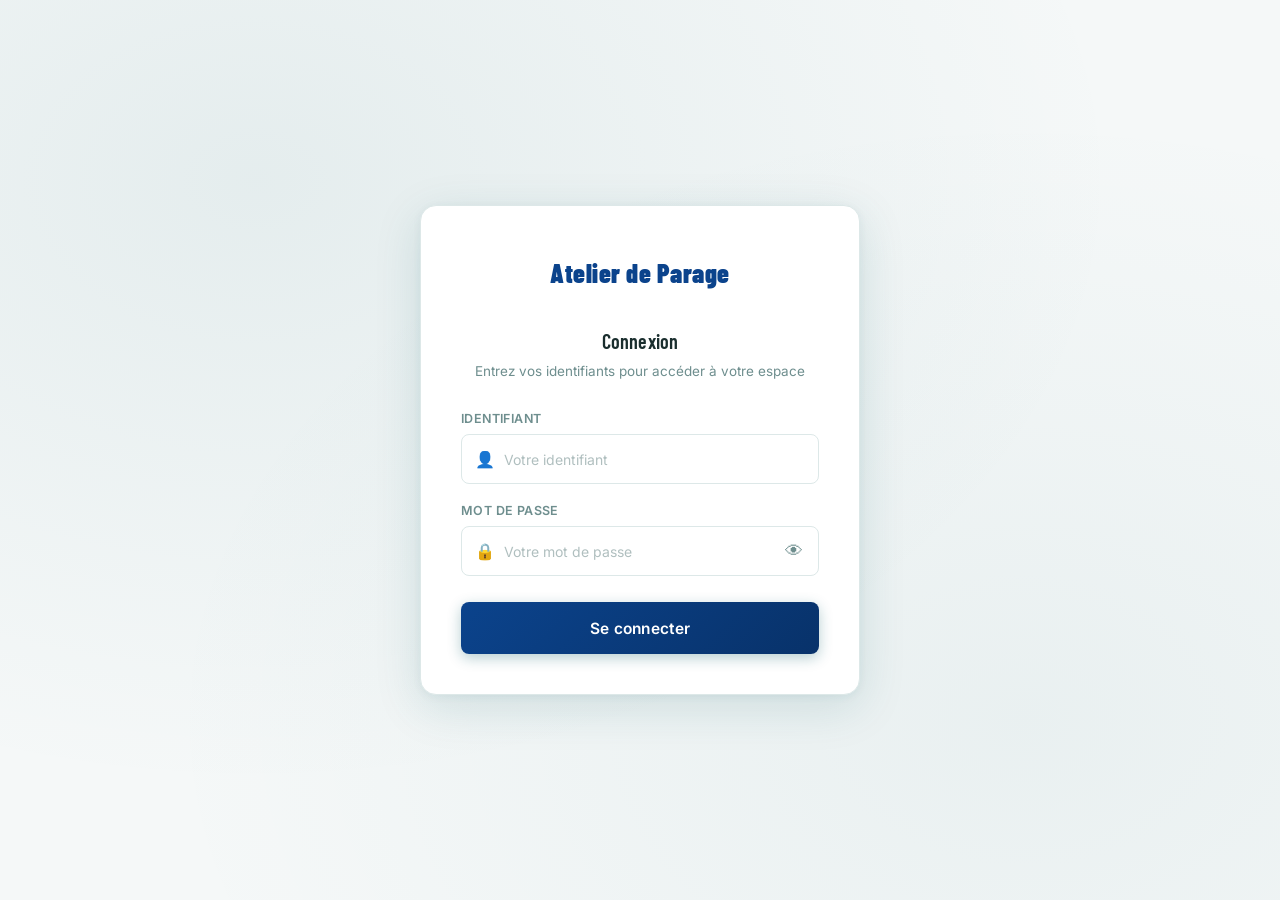
<file: index.html>
<!doctype html>
<html lang="fr">
<head>
<meta charset="utf-8">
<meta name="viewport" content="width=device-width, initial-scale=1">
<title>Connexion  Atelier de Parage</title>
<meta name="description" content="Connexion sécurisée au système de gestion de l'atelier de parage KPH">
<link rel="preconnect" href="https://fonts.googleapis.com">
<link href="https://fonts.googleapis.com/css2?family=Barlow+Condensed:wght@600;700&family=Inter:wght@400;500;600&family=JetBrains+Mono:wght@500;700&display=swap" rel="stylesheet">
<link rel="stylesheet" href="styles.css">
<style>
  :root {
    --teal: #0b438c;
    --teal-dark: #08326a;
    --teal-tint: #e6f0fa;
    --bg: #f5f8f8;
    --surface: #fff;
    --line: #dde8e8;
    --line-soft: #eef2f2;
    --ink: #1a2e2e;
    --ink-soft: #6e8e8e;
    --red: #c53030;
    --red-tint: #fff5f5;
    --green: #2d7d46;
    --radius: 12px;
    --radius-sm: 8px;
    --font-body: 'Inter', sans-serif;
    --font-display: 'Barlow Condensed', sans-serif;
    --font-mono: 'JetBrains Mono', monospace;
  }

  *, *::before, *::after { box-sizing: border-box; margin: 0; padding: 0; }
  body {
    font-family: var(--font-body);
    background: var(--bg);
    color: var(--ink);
    min-height: 100vh;
    display: flex;
    align-items: center;
    justify-content: center;
    padding: 20px;
    background-image: radial-gradient(ellipse at 20% 20%, rgba(12,92,102,0.07) 0%, transparent 60%),
                      radial-gradient(ellipse at 80% 80%, rgba(12,92,102,0.05) 0%, transparent 60%);
  }

  .login-wrap {
    width: 100%;
    max-width: 440px;
    animation: fadeUp 0.5s ease both;
  }

  @keyframes fadeUp {
    from { opacity: 0; transform: translateY(24px); }
    to   { opacity: 1; transform: translateY(0); }
  }

  .login-card {
    background: var(--surface);
    border-radius: 16px;
    box-shadow: 0 12px 48px rgba(12,92,102,0.14), 0 2px 8px rgba(12,92,102,0.06);
    padding: 48px 40px 40px;
    border: 1px solid var(--line);
  }

  /* Logo */
  .logo-block {
    display: flex;
    flex-direction: column;
    align-items: center;
    margin-bottom: 32px;
    gap: 4px;
  }

  .logo-emblem {
    width: 72px;
    height: 72px;
    border-radius: 18px;
    background: linear-gradient(145deg, #0b438c, #08326a);
    display: flex;
    align-items: center;
    justify-content: center;
    margin-bottom: 10px;
    box-shadow: 0 8px 24px rgba(12,92,102,0.35);
  }

  .logo-emblem .letters {
    font-family: var(--font-display);
    font-size: 32px;
    font-weight: 700;
    color: #fff;
    letter-spacing: 1px;
  }

  .logo-name {
    font-family: var(--font-display);
    font-size: 26px;
    font-weight: 900;
    color: var(--teal);
    letter-spacing: 0.5px;
  }

  .logo-sub {
    font-family: var(--font-mono);
    font-size: 10px;
    color: var(--ink-soft);
    letter-spacing: 2.5px;
    text-transform: uppercase;
  }

  h1 {
    font-size: 20px;
    font-weight: 600;
    color: var(--ink);
    text-align: center;
    margin-bottom: 6px;
  }

  .subtitle {
    text-align: center;
    font-size: 13.5px;
    color: var(--ink-soft);
    margin-bottom: 28px;
  }

  /* Form */
  .form-group {
    margin-bottom: 18px;
  }

  .form-group label {
    display: block;
    font-size: 12.5px;
    font-weight: 600;
    color: var(--ink-soft);
    letter-spacing: 0.4px;
    text-transform: uppercase;
    margin-bottom: 6px;
  }

  .input-wrap {
    position: relative;
  }

  .input-wrap .ico {
    position: absolute;
    left: 14px;
    top: 50%;
    transform: translateY(-50%);
    font-size: 16px;
    pointer-events: none;
    line-height: 1;
  }

  .form-group input {
    width: 100%;
    font-family: var(--font-body);
    font-size: 15px;
    padding: 13px 14px 13px 42px;
    border: 1.5px solid var(--line);
    border-radius: var(--radius-sm);
    background: #fff;
    color: var(--ink);
    transition: border-color 0.2s, box-shadow 0.2s;
    height: 50px;
  }

  .form-group input:focus {
    outline: none;
    border-color: var(--teal);
    box-shadow: 0 0 0 3px rgba(12,92,102,0.1);
  }

  .form-group input::placeholder { color: #b0bfbf; font-size: 14px; }

  /* Show/hide password button */
  .input-wrap .show-pw {
    position: absolute;
    right: 12px;
    top: 50%;
    transform: translateY(-50%);
    background: none;
    border: none;
    cursor: pointer;
    font-size: 18px;
    color: var(--ink-soft);
    padding: 4px;
    line-height: 1;
    transition: color 0.2s;
  }
  .input-wrap .show-pw:hover { color: var(--teal); }

  /* Error banner */
  .error-banner {
    display: none;
    background: var(--red-tint);
    border: 1px solid #f5c6c0;
    border-radius: var(--radius-sm);
    color: var(--red);
    font-size: 13px;
    font-weight: 500;
    padding: 10px 14px;
    margin-bottom: 18px;
    align-items: center;
    gap: 8px;
  }

  .error-banner.show { display: flex; }

  /* Submit button */
  .btn-login {
    width: 100%;
    height: 52px;
    background: linear-gradient(135deg, #0b438c, #08326a);
    color: #fff;
    font-family: var(--font-body);
    font-size: 15.5px;
    font-weight: 600;
    border: none;
    border-radius: var(--radius-sm);
    cursor: pointer;
    transition: transform 0.15s, box-shadow 0.15s, opacity 0.15s;
    letter-spacing: 0.3px;
    box-shadow: 0 4px 14px rgba(12,92,102,0.3);
    margin-top: 8px;
  }

  .btn-login:hover:not(:disabled) {
    transform: translateY(-2px);
    box-shadow: 0 8px 22px rgba(12,92,102,0.38);
  }

  .btn-login:active:not(:disabled) { transform: translateY(0); }
  .btn-login:disabled { opacity: 0.55; cursor: not-allowed; }

  /* Default credentials hint */
  .hint-box {
    margin-top: 24px;
    padding: 12px 14px;
    background: #f0fafa;
    border: 1px solid #c6e0e3;
    border-radius: var(--radius-sm);
    font-size: 12.5px;
    color: var(--ink-soft);
    line-height: 1.6;
  }

  .hint-box strong { color: var(--teal); }

  .hint-box code {
    font-family: var(--font-mono);
    background: #dcedef;
    padding: 1px 5px;
    border-radius: 4px;
    font-size: 12px;
    color: var(--teal-dark);
  }

  .credentials-table {
    width: 100%;
    border-collapse: collapse;
    margin-top: 8px;
    font-size: 12px;
  }

  .credentials-table th {
    text-align: left;
    padding: 4px 6px;
    color: var(--teal-dark);
    font-weight: 600;
    border-bottom: 1px solid #c6e0e3;
  }

  .credentials-table td {
    padding: 4px 6px;
    color: var(--ink-soft);
  }

  .credentials-table td code {
    cursor: pointer;
    user-select: all;
  }

  .credentials-table tr:hover td { background: rgba(12,92,102,0.04); }

  .footer-note {
    text-align: center;
    margin-top: 20px;
    font-size: 11.5px;
    color: var(--ink-soft);
  }

  /* Loading overlay */
  .btn-login .spinner {
    display: inline-block;
    width: 16px; height: 16px;
    border: 2px solid rgba(255,255,255,0.4);
    border-top-color: #fff;
    border-radius: 50%;
    animation: spin 0.7s linear infinite;
    vertical-align: middle;
    margin-right: 8px;
  }

  @keyframes spin { to { transform: rotate(360deg); } }

  @media (max-width: 480px) {
    .login-card { padding: 32px 20px 28px; }
    h1 { font-size: 18px; }
  }

  /* Toast */
  .toast {
    position: fixed; bottom: 24px; right: 24px;
    background: var(--teal-dark); color: #eaf3f2;
    padding: 12px 20px; border-radius: var(--radius-sm);
    font-size: 14px; font-weight: 500;
    box-shadow: 0 6px 20px rgba(0,0,0,0.2);
    opacity: 0; transform: translateY(10px);
    transition: opacity 0.3s, transform 0.3s;
    pointer-events: none; z-index: 1000;
  }
  .toast.show { opacity: 1; transform: translateY(0); }
</style>
</head>
<body>

<div class="login-wrap">
  <div class="login-card">

    <!-- Logo -->
    <div class="logo-block">
      
      <div class="logo-name">Atelier de Parage</div>
      <div class="logo-sub"></div>
    </div>

    <h1>Connexion</h1>
    <p class="subtitle">Entrez vos identifiants pour accéder à votre espace</p>

    <!-- Error message -->
    <div id="errorBanner" class="error-banner">
      <span>⚠️</span>
      <span id="errorText">Identifiant ou mot de passe incorrect.</span>
    </div>

    <!-- Login form -->
    <form id="loginForm" autocomplete="on">

      <div class="form-group">
        <label for="loginUsername">Identifiant</label>
        <div class="input-wrap">
          <span class="ico">👤</span>
          <input
            type="text"
            id="loginUsername"
            name="username"
            placeholder="Votre identifiant"
            autocomplete="username"
            spellcheck="false"
            required
          >
        </div>
      </div>

      <div class="form-group">
        <label for="loginPassword">Mot de passe</label>
        <div class="input-wrap">
          <span class="ico">🔒</span>
          <input
            type="password"
            id="loginPassword"
            name="password"
            placeholder="Votre mot de passe"
            autocomplete="current-password"
            required
          >
          <button type="button" class="show-pw" id="togglePw" title="Afficher/masquer" aria-label="Afficher le mot de passe">👁</button>
        </div>
      </div>

      <button type="submit" class="btn-login" id="loginBtn">Se connecter</button>
    </form>

    

<script>
// ── Redirect if already logged in ──────────────────────────────
(function(){
  try {
    const user = JSON.parse(sessionStorage.getItem('currentUser') || 'null');
    if (user && user.role) {
      const map = { admin:'admin.html', chef:'production.html', pesee:'pesee.html',
                    reception:'reception.html', pointage:'pointage.html', direction:'direction.html', rh:'rh.html',
                    reception_stock:'reception_stock.html', stock:'stock.html' };
      window.location.replace(map[user.role] || 'index.html');
    }
  } catch(e) {}
})();

// ── Toggle password visibility ─────────────────────────────────
document.getElementById('togglePw').addEventListener('click', function(){
  const inp = document.getElementById('loginPassword');
  const isText = inp.type === 'text';
  inp.type = isText ? 'password' : 'text';
  this.textContent = isText ? '👁' : '';
});

// ── Login form submit ──────────────────────────────────────────
document.getElementById('loginForm').addEventListener('submit', async function(e){
  e.preventDefault();

  const username = document.getElementById('loginUsername').value.trim();
  const password = document.getElementById('loginPassword').value;
  const btn      = document.getElementById('loginBtn');
  const err      = document.getElementById('errorBanner');
  const errTxt   = document.getElementById('errorText');

  err.classList.remove('show');

  if (!username || !password) {
    errTxt.textContent = 'Veuillez remplir tous les champs.';
    err.classList.add('show');
    return;
  }

  btn.disabled = true;
  btn.innerHTML = '<span class="spinner"></span>Connexion…';

  const API =
  window.location.hostname === 'localhost'
    ? 'http://localhost:3000/api'
    : 'https://parage-backend.vercel.app/api';

  try {
    const res = await fetch(`${API}/auth/login`, {
      method : 'POST',
      headers: { 'Content-Type': 'application/json' },
      body   : JSON.stringify({ username, password })
    });

    const data = await res.json();

    if (!res.ok) {
      errTxt.textContent = data.error || 'Identifiant ou mot de passe incorrect.';
      err.classList.add('show');
      btn.disabled = false;
      btn.textContent = 'Se connecter';
      return;
    }

    // Save session (include token so API calls can pass Authorization header)
    sessionStorage.setItem('currentUser', JSON.stringify({ ...data.user, token: data.token }));

    // Redirect
    const redirects = {
      admin:'admin.html', chef:'production.html', pesee:'pesee.html',
      reception:'reception.html', pointage:'pointage.html', direction:'direction.html', rh:'rh.html',
      reception_stock:'reception_stock.html', stock:'stock.html'
    };

    // Flash success
    btn.innerHTML = '✅ Connecté !';
    setTimeout(() => {
      window.location.replace(redirects[data.user.role] || 'index.html');
    }, 600);

  } catch (err2) {
    errTxt.textContent = '⚠️ Impossible de contacter le serveur. Assurez-vous que le backend tourne sur le port 3000.';
    err.classList.add('show');
    btn.disabled = false;
    btn.textContent = 'Se connecter';
  }
});
</script>
</body>
</html>
</file>
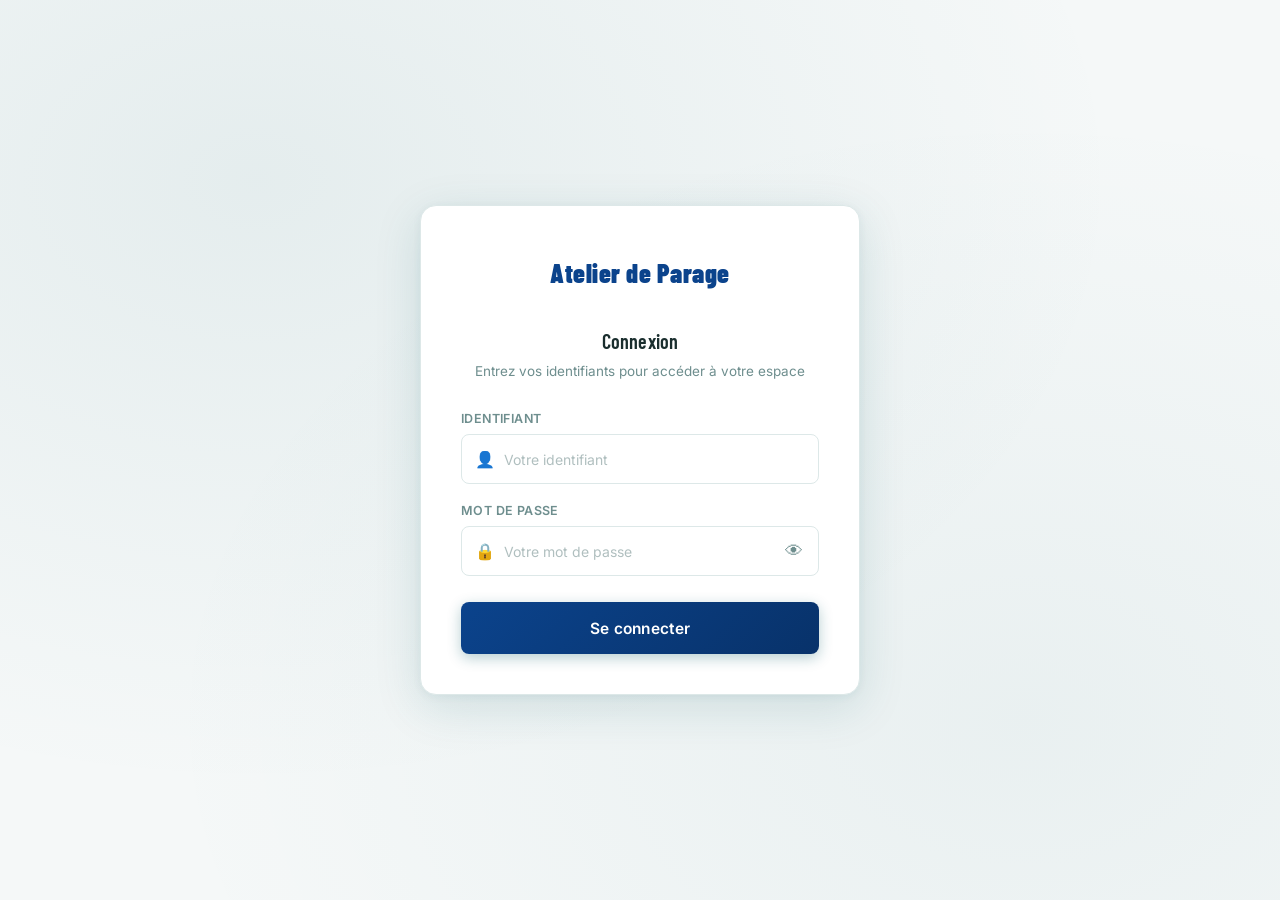
<file: admin.html>
<!doctype html>
<html lang="fr">
<head>
<meta charset="utf-8">
<meta name="viewport" content="width=device-width, initial-scale=1">
<title>Administrateur — B</title>
<link rel="preconnect" href="https://fonts.googleapis.com">
<link href="https://fonts.googleapis.com/css2?family=Barlow+Condensed:wght@600;700&family=Inter:wght@400;500;600&family=JetBrains+Mono:wght@500;700&display=swap" rel="stylesheet">
<link rel="stylesheet" href="styles.css">
<link rel="stylesheet" href="stock-styles.css">
</head>
<body>
<div id="topbar-slot"></div>

<div class="page">
  <div class="page-head" style="display: flex; justify-content: space-between; align-items: flex-start; gap: 20px; flex-wrap: wrap;">
    <div>
      <div class="eyebrow"></div>
      <h1>Utilisateurs, opératrices &amp; tous les résultats</h1>
      <p>L'administrateur centralise la gestion des comptes, des opératrices, et l'ensemble des 
tableaux de bord (rendement, certificats, moyen frais, pertes).</p>
    </div>
     
  </div>

  <div class="tabs">
    <div class="tab active" data-tab="users">Utilisateurs</div>
    <div class="tab" data-tab="ops">Opératrices</div>
    <div class="tab" data-tab="rendement">Rendement</div>
    <div class="tab" data-tab="certificats">Certificats</div>
    <div class="tab" data-tab="frais">Moyen frais</div>
    <div class="tab" data-tab="pertes">Pertes</div>
    <div class="tab" data-tab="heures">Heures</div>
    <div class="tab" data-tab="stock">Stock</div>
  </div>

  <!-- ================= USERS ================= -->
  <div class="tabpanel active" id="panel-users">
    <div class="card">
      <h2><span class="n">01</span>Créer un compte</h2>
      <div class="grid-2">
        <div class="field"><label>Nom</label><input type="text" id="u-nom" placeholder="Yassine (Agent de pesée)"></div>
        <div class="field">
          <label>Rôle</label>
          <select id="u-role">
            <option value="admin">Administrateur</option>
            <option value="chef">Chef de production</option>
            <option value="pesee">Agent de pesée</option>
            <option value="reception">Agent de réception</option>
            <option value="pointage">Agent de pointage</option>
            <option value="direction">Directeur (visualisation)</option>
            <option value="rh">Agent RH</option>
            <option value="reception_stock">Agent Réception Stock</option>
            <option value="stock">Gestionnaire de Stock</option>
          </select>
        </div>
      </div>
      <div class="btn-row"><button class="btn btn-primary" onclick="addUser()">Créer le compte</button></div>
    </div>
    <div class="card">
      <div class="card-header-with-export">
        <h2><span class="n">·</span>Comptes existants</h2>
        <div class="export-buttons">
          <button class="btn btn-export" onclick="exportTable('users', 'xlsx')">📊 Excel</button>
          <button class="btn btn-export" onclick="exportTable('users', 'csv')">📄 CSV</button>
          <button class="btn btn-export" onclick="exportTable('users', 'txt')">📝 TXT</button>
        </div>
      </div>
      <div class="table-wrap">
        <table><thead><tr><th>Nom</th><th>Rôle</th><th></th></tr></thead><tbody id="users-table"></tbody></table>
      </div>
    </div>
  </div>

  <!-- ================= OPS ================= -->
  <div class="tabpanel" id="panel-ops">
    <div class="card">
      <h2><span class="n">01</span>Ajouter une opératrice</h2>
      <div class="grid-3">
        <div class="field"><label>Nom et prénom</label><input type="text" id="o-nom" placeholder="EL HAJJI ZEHRA"></div>
        <div class="field"><label>Matricule</label><input type="text" id="o-matricule" placeholder="MAT-1023"></div>
        <div class="field"><label>Numéro (jeton)</label><input type="text" id="o-num" placeholder="31 ou c10"></div>
      </div>
      <div class="grid-2">
        <div class="field"><label>Groupe</label><select id="o-groupe"><option value="1">Groupe 1</option><option value="2">Groupe 2</option></select></div>
        <div class="field"><label>Services (séparés par virgule)</label><input type="text" id="o-services" placeholder="Parage, Conditionnement"></div>
      </div>
      <div class="btn-row"><button class="btn btn-primary" onclick="addOp()">Ajouter</button></div>
    </div>
    <div class="card">
      <div class="card-header-with-export">
        <h2><span class="n">·</span>Effectif complet</h2>
        <div class="export-buttons">
          <button class="btn btn-export" onclick="exportTable('operatrices', 'xlsx')">📊 Excel</button>
          <button class="btn btn-export" onclick="exportTable('operatrices', 'csv')">📄 CSV</button>
          <button class="btn btn-export" onclick="exportTable('operatrices', 'txt')">📝 TXT</button>
        </div>
      </div>
      <div class="table-wrap">
        <table><thead><tr><th>Num</th><th>Nom et prénom</th><th>Matricule</th><th>Groupe</th><th>Services</th><th></th></tr></thead><tbody id="ops-table"></tbody></table>
      </div>
    </div>
  </div>

  <!-- ================= RENDEMENT ================= -->
  <div class="tabpanel" id="panel-rendement">
    <div class="card">
      <h2><span class="n">01</span>Filtres</h2>
      <div class="grid-2">
        <div class="field"><label>Date début</label><input type="date" id="r-date-start" onchange="renderRendement()"></div>
        <div class="field"><label>Date fin</label><input type="date" id="r-date-end" onchange="renderRendement()"></div>
        <div class="field"><label>Groupe</label><select id="r-groupe" onchange="renderRendement()">
          <option value="">Tous les groupes</option><option value="1">Groupe 1</option><option value="2">Groupe 2</option>
        </select></div>
      </div>
    </div>
    <div class="stats">
      <div class="stat"><div class="label">Poids filet total</div><div class="value" id="r-filet">—</div></div>
      <div class="stat"><div class="label">Yield global (filet / frais)</div><div class="value good" id="r-yield">—</div></div>
      <div class="stat"><div class="label">KPH global</div><div class="value" id="r-kph">—</div></div>
      <div class="stat"><div class="label">Total caisses</div><div class="value warn" id="r-caisses">—</div></div>
      <div class="stat"><div class="label">Total des grilles </div><div class="value good" id="g-total-grilles">—</div></div>
    </div>
    <div class="card">
      <div class="card-header-with-export">
        <h2><span class="n">·</span>Détail par opératrice</h2>
        <div class="export-buttons">
          <button class="btn btn-export" onclick="exportTable('rendement', 'xlsx')">📊 Excel</button>
          <button class="btn btn-export" onclick="exportTable('rendement', 'csv')">📄 CSV</button>
          <button class="btn btn-export" onclick="exportTable('rendement', 'txt')">📝 TXT</button>
        </div>
      </div>
      <p class="hint">KPH = poids filet ÷ heures de l'opératrice. Yield = poids filet ÷ nbr caisses ÷ moyen frais (nécessite un groupe précis et un taux moyen frais défini pour cette date).</p>
      <div class="table-wrap">
        <table>
          <thead><tr><th>Opératrice</th><th>Numéro</th><th>Groupe</th><th>Poids filet (kg)</th><th>Nbr caisses</th><th>Heures</th><th>KPH</th><th>Yield</th></tr></thead>
          <tbody id="rendement-table"></tbody>
        </table>
      </div>
    </div>
  </div>

  <!-- ================= CERTIFICATS ================= -->
  <div class="tabpanel" id="panel-certificats">
    <div class="card">
      <h2><span class="n">01</span>Filtres</h2>
      <div class="grid-2">
        <div class="field"><label>Date</label><input type="date" id="c-date" onchange="renderCertificats()"></div>
        <div class="field"><label>Groupe</label><select id="c-groupe" onchange="renderCertificats()">
          <option value="">Tous les groupes</option><option value="1">Groupe 1</option><option value="2">Groupe 2</option>
        </select></div>
      </div>
    </div>
    <div class="card">
      <div class="card-header-with-export">
        <h2><span class="n">·</span>Poids par certificat / espèce</h2>
        <div class="export-buttons">
          <button class="btn btn-export" onclick="exportTable('certificats', 'xlsx')">📊 Excel</button>
          <button class="btn btn-export" onclick="exportTable('certificats', 'csv')">📄 CSV</button>
          <button class="btn btn-export" onclick="exportTable('certificats', 'txt')">📝 TXT</button>
        </div>
      </div>
      <p class="hint">Poids = somme du poids cuit (poids grille) enregistré pour ce certificat.</p>
      <div class="table-wrap">
        <table>
          <thead><tr><th>Certificat</th><th>Espèce</th><th>Taille</th><th>Poids cuit (kg)</th><th>Poids filet (kg)</th></tr></thead>
          <tbody id="certificats-table"></tbody>
        </table>
      </div>
    </div>
  </div>

  <!-- ================= MOYEN FRAIS ================= -->
  <div class="tabpanel" id="panel-frais">
    <div class="card">
      <h2><span class="n">01</span>Saisir un groupe / jour</h2>
      <div class="grid-2">
        <div class="field"><label>Groupe</label><select id="mf-groupe"><option value="1">Groupe 1</option><option value="2">Groupe 2</option></select></div>
        <div class="field"><label>Date de production</label><input type="date" id="mf-date"></div>
      </div>
      <div class="grid-2">
        <div class="field"><label>Moyen frais</label><input type="number" step="0.01" id="mf-taux" placeholder="11.83"></div>
        <div class="field"><label>Total frais</label><input type="number" step="0.01" id="mf-total" placeholder="1420.00"></div>
      </div>
      <div class="btn-row"><button class="btn btn-primary" onclick="saveMoyenFrais()">Enregistrer</button></div>
    </div>
    <div class="card">
      <div class="card-header-with-export">
        <h2><span class="n">·</span>Entrées enregistrées</h2>
        <div class="export-buttons">
          <button class="btn btn-export" onclick="exportTable('moyenfrais', 'xlsx')">📊 Excel</button>
          <button class="btn btn-export" onclick="exportTable('moyenfrais', 'csv')">📄 CSV</button>
          <button class="btn btn-export" onclick="exportTable('moyenfrais', 'txt')">📝 TXT</button>
        </div>
      </div>
      <div class="table-wrap">
        <table>
          <thead><tr><th>Groupe</th><th>Date production</th><th>Moyen frais</th><th>Total frais</th><th></th></tr></thead>
          <tbody id="frais-table"></tbody>
        </table>
      </div>
    </div>
  </div>

  <!-- ================= PERTES ================= -->
  <div class="tabpanel" id="panel-pertes">
    <div class="card">
      <h2><span class="n">01</span>Filtres</h2>
      <p class="hint">Sélectionnez une date ET un groupe précis pour calculer les pourcentages (ils nécessitent un total frais correspondant).</p>
      <div class="grid-2">
        <div class="field"><label>Date</label><input type="date" id="pe-date" onchange="renderPertes()"></div>
        <div class="field"><label>Groupe</label><select id="pe-groupe" onchange="renderPertes()">
          <option value="1">Groupe 1</option><option value="2">Groupe 2</option>
        </select></div>
      </div>
    </div>
    <div class="stats">
      <div class="stat"><div class="label">Total déchets (kg)</div><div class="value warn" id="pe-dechets">—</div></div>
      <div class="stat"><div class="label">% déchets / frais</div><div class="value" id="pe-dechets-pct">—</div></div>
      <div class="stat"><div class="label">% perte d'eau</div><div class="value" id="pe-eau-pct">—</div></div>
    </div>
    <div class="card">
      <div class="card-header-with-export">
        <h2><span class="n">·</span>Détail des pertes</h2>
        <div class="export-buttons">
          <button class="btn btn-export" onclick="exportTable('pertes', 'xlsx')">📊 Excel</button>
          <button class="btn btn-export" onclick="exportTable('pertes', 'csv')">📄 CSV</button>
          <button class="btn btn-export" onclick="exportTable('pertes', 'txt')">📝 TXT</button>
        </div>
      </div>
      <p class="hint">Perte d'eau = total frais − total cuit. % perte d'eau = perte d'eau ÷ total frais. % déchets = total déchets ÷ total frais. (Total frais défini dans l'onglet Moyen frais.)</p>
      <div class="table-wrap">
        <table>
          <thead><tr><th>Groupe</th><th>Date</th><th>Total frais (kg)</th><th>Total cuit (kg)</th><th>Perte eau (kg)</th><th>% Perte eau</th><th>Total déchets (kg)</th><th>% Déchets</th></tr></thead>
          <tbody id="pertes-table"></tbody>
        </table>
      </div>
    </div>
  </div>
  
  <!-- ================= HEURES ================= -->
  <div class="tabpanel" id="panel-heures">
    <div class="card">
      <h2><span class="n">01</span>Filtres</h2>
      <div class="grid-3">
        <div class="field"><label>Date</label><input type="date" id="h-date" onchange="renderHeuresTab()"></div>
        <div class="field"><label>Groupe</label><select id="h-groupe" onchange="renderHeuresTab()">
          <option value="">Tous les groupes</option><option value="1">Groupe 1</option><option value="2">Groupe 2</option>
        </select></div>
        <div class="field"><label>Service</label><select id="h-service" onchange="renderHeuresTab()">
          <option value="">Tous les services</option>
        </select></div>
      </div>
    </div>
    <div class="card">
      <div class="card-header-with-export">
        <div class="heures-card-header">
          <h2><span class="n">·</span>Total Heures Travaillées</h2>
          <div class="heures-card-total">Total : <span id="h-total-heures">—</span> h</div>
        </div>
        <div class="export-buttons">
          <button class="btn btn-export" onclick="exportTable('heures', 'xlsx')">📊 Excel</button>
          <button class="btn btn-export" onclick="exportTable('heures', 'csv')">📄 CSV</button>
          <button class="btn btn-export" onclick="exportTable('heures', 'txt')">📝 TXT</button>
        </div>
      </div>
      <div class="table-wrap">
        <table>
          <thead><tr><th>Opératrice</th><th>Numéro</th><th>Groupe</th><th>Services</th><th>Cycle 1</th>
            <th>Cycle 2</th><th>Cycle 3</th><th>Heures</th></tr></thead>
          <tbody id="heures-table"></tbody>
        </table>
      </div>
    </div>
  </div>

  <!-- ================= STOCK ================= -->
  <div class="tabpanel" id="panel-stock">
    <div class="card">
      <h2><span class="n">01</span>Filtrer les mouvements</h2>
      <div class="grid-3">
        <div class="field"><label>Date</label><input type="date" id="m-date" onchange="renderStock()"></div>
        <div class="field"><label>Taille</label><select id="m-taille" onchange="renderStock()"><option value="">Toutes</option></select></div>
        <div class="field"><label>Espèce</label><select id="m-espece" onchange="renderStock()"><option value="">Toutes</option></select></div>
      </div>
      <div class="btn-row"><button class="btn btn-secondary" onclick="document.getElementById('m-date').value='';renderStock();">Effacer la date</button></div>
    </div>

    <div class="stock-stats">
      <div class="stock-stat"><div class="label">Poids total en stock</div><div class="value good" id="k-poids">—</div></div>
      <div class="stock-stat"><div class="label">Nombre de bags en stock</div><div class="value" id="k-nbags">—</div></div>
    </div>

    <div class="grid-2 split-cards">
      <div class="card card-accent">
        <h2><span class="n">·</span>Répartition par taille (%)</h2>
        <div id="taille-chips"></div>
      </div>

      <div class="card card-accent">
        <h2><span class="n">·</span>Répartition par espèce (%)</h2>
        <div id="espece-chips"></div>
      </div>
    </div>

    <div class="card">
      <h2><span class="n">·</span>Mouvements</h2>
      <div class="table-wrap">
        <table>
          <thead><tr><th>Date</th><th>N° BAG</th><th>Taille</th><th>Espèce</th><th>Certificat</th><th>N° Camion</th><th>Poids</th><th>Type</th></tr></thead>
          <tbody id="mvt-table"></tbody>
        </table>
      </div>
    </div>
  </div>

</div>

<script src="app.js"></script>
<script src="stock-app.js"></script>
<script>
// Check authentication - only admin can access
checkAuth(['admin']);

const user = JSON.parse(sessionStorage.getItem('currentUser') || 'null');
document.getElementById('topbar-slot').outerHTML = buildTopbar('Administrateur');

document.querySelectorAll('.tab').forEach(t => t.addEventListener('click', () => {
  document.querySelectorAll('.tab').forEach(x=>x.classList.remove('active'));
  document.querySelectorAll('.tabpanel').forEach(x=>x.classList.remove('active'));
  t.classList.add('active');
  document.getElementById('panel-' + t.dataset.tab).classList.add('active');
  const map = { rendement:renderRendement, certificats:renderCertificats, frais:renderFrais, pertes:renderPertes, ops:renderOps, heures:renderHeuresTab, stock:renderStock };
  if(map[t.dataset.tab]) map[t.dataset.tab]();
}));

document.getElementById('m-taille').innerHTML = '<option value="">Toutes</option>' + tailleOptions();
document.getElementById('m-espece').innerHTML = '<option value="">Toutes</option>' + especeOptions();

function renderStock(){
  const r = computeStockDashboard({
    date: document.getElementById('m-date').value,
    taille: document.getElementById('m-taille').value,
    espece: document.getElementById('m-espece').value
  });

  document.getElementById('k-poids').textContent = fmt(r.totalPoids) + ' kg';
  document.getElementById('k-nbags').textContent = r.nbrBags;

  document.getElementById('taille-chips').innerHTML = chipStatsHtml(r.tailleRows, 'taille');
  document.getElementById('espece-chips').innerHTML = chipStatsHtml(r.especeRows, 'espece');

  document.getElementById('mvt-table').innerHTML = r.movements.length ? r.movements.map(m => `
    <tr>
      <td>${m.date||'—'}</td><td>${m.numBag}</td><td>${m.taille||'—'}</td><td>${m.espece||'—'}</td>
      <td>${m.certificat||'—'}</td><td>${m.numCamion||'—'}</td><td>${fmt(m.poids)}</td><td>${m.type}</td></tr>`
  ).join('') : `<tr class="empty-row"><td colspan="8">Aucun mouvement</td></tr>`;
}

const ROLE_LABELS = {
    admin: 'Administrateur',
    chef: 'Chef prod.',
    pesee: 'Agent pesée',
    reception: 'Agent récep.',
    pointage: 'Agent pointage',
    direction: 'Directeur',
    rh: 'Agent RH',
    reception_stock: 'Récep. Stock',
    stock: 'Gest. Stock'
  };

// ==================== EXPORT FUNCTIONS ====================
function getTableData(tableType) {
  let headers = [];
  let rows = [];
  
  switch(tableType) {
    case 'users':
      const users = DB.get('users');
      headers = ['Nom', 'Rôle'];
      rows = users.map(u => [u.nom, ROLE_LABELS[u.role] || u.role]);
      break;
      
    case 'operatrices':
      const ops = DB.get('operatrice').sort((a,b)=>compareOperatriceNums(a.num, b.num));
      headers = ['Numéro', 'Nom et prénom', 'Matricule', 'Groupe', 'Services'];
      rows = ops.map(o => [o.num, o.nomPrenom, o.matricule || '—', 'Groupe ' + o.groupe, o.services || '—']);
      break;
      
    case 'rendement':
      const dateStart = document.getElementById('r-date-start').value;
      const dateEnd   = document.getElementById('r-date-end').value;
      const groupe = document.getElementById('r-groupe').value;
      const r = computeResultats(dateStart, groupe, dateEnd);
      headers = ['Opératrice', 'Groupe', 'Poids filet (kg)', 'Nbr caisses', 'Heures', 'KPH', 'Yield'];
      rows = r.rows.map(row => {
        let rowYield = row.yieldVal !== null ? (row.yieldVal * 100).toFixed(1) + ' %' : '—';
        return [
          row.operatrice,
          'Groupe ' + row.groupe,
          fmt(row.poidsFilet),
          row.nbrCaisse,
          row.heures > 0 ? fmt(row.heures,1) : '—',
          row.kph !== null ? fmt(row.kph,2) : '—',
          rowYield
        ];
      });
      break;
      
    case 'certificats':
      const cDate = document.getElementById('c-date').value;
      const cGroupe = document.getElementById('c-groupe').value;
      const cuitRows = DB.get('poidscuit').filter(c =>
        (!cDate || c.dateProduction === cDate) &&
        (!cGroupe || String(c.groupe) === String(cGroupe))
      );
      const byCert = {};
      cuitRows.forEach(c => {
        let certKey = c.certificat || null;
        let espece = c.espece || null;
        let taille = c.taille || null;
        if (!certKey && c.idLot) {
          const lot = DB.get('lot').find(l => l.id === c.idLot);
          if (lot) { certKey = lot.certificat; espece = lot.espece; taille = lot.taille; }
        }
        if (!certKey) certKey = '(sans certificat)';
        const key = certKey + '|' + (espece || '');
        if (!byCert[key]) {
          byCert[key] = { certificat: certKey, espece: espece || '—', taille: taille || '—', poids: 0 };
        }
        byCert[key].poids += Number(c.poidsGrille) || 0;
      });
      const certRows = Object.values(byCert).sort((a,b) => b.poids - a.poids);
      headers = ['Certificat', 'Espèce', 'Taille', 'Poids cuit (kg)'];
      rows = certRows.map(r => [r.certificat, r.espece, r.taille, fmt(r.poids)]);
      break;
      
    case 'moyenfrais':
      const mfRows = computeMoyenFraisDashboard();
      headers = ['Groupe', 'Date production', 'Moyen frais', 'Total frais'];
      rows = mfRows.map(r => ['Groupe ' + r.groupe, r.dateProduction, fmt(r.moyenFrais), fmt(r.totalFrais)]);
      break;
      
    case 'pertes':
      const peDate = document.getElementById('pe-date').value;
      const peGroupe = document.getElementById('pe-groupe').value;
      const p = computePertesDashboard(peDate, peGroupe);
      // Get total cuit for the date/group
      const cuitTotal = DB.get('poidscuit')
        .filter(c => c.dateProduction === peDate && String(c.groupe) === String(peGroupe))
        .reduce((sum, c) => sum + (Number(c.poidsGrille) || 0), 0);
      const totalFrais = p.totalFrais || 0;
      const perteEau = totalFrais - cuitTotal;
      
      headers = ['Groupe', 'Date', 'Total frais (kg)', 'Total cuit (kg)', 'Perte eau (kg)', '% Perte eau', 'Total déchets (kg)', '% Déchets'];
      rows = [[
        'Groupe ' + peGroupe,
        peDate,
        fmt(totalFrais),
        fmt(cuitTotal),
        fmt(perteEau),
        totalFrais > 0 ? ((perteEau / totalFrais) * 100).toFixed(1) + '%' : '—',
        fmt(p.dechetTotal),
        p.pctDechets !== null ? fmt(p.pctDechets,1) + '%' : '—'
      ]];
      break;
      
    case 'heures':
      const hDate = document.getElementById('h-date').value;
      const hGroupe = document.getElementById('h-groupe').value;
      const hService = document.getElementById('h-service').value.trim().toLowerCase();
      let hRows = DB.get('heures').filter(h => 
        (!hDate || h.dateProduction === hDate) &&
        (!hGroupe || String(h.groupe) === String(hGroupe))
      );
      const hData = [];
      hRows.forEach(h => {
        const op = DB.get('operatrice').find(o => o.num === h.num && String(o.groupe) === String(h.groupe));
        const opServices = op && op.services ? op.services.toLowerCase() : '';
        if (hService && !opServices.includes(hService)) return;
        hData.push({
          operatrice: op ? op.nomPrenom : h.nomPrenom,
          num: h.num,
          groupe: h.groupe,
          services: op ? op.services : '—',
          heures: h.heures
        });
      });
      headers = ['Opératrice', 'Numéro', 'Groupe', 'Services', 'Heures'];
      rows = hData.map(r => [r.operatrice, r.num, r.groupe, r.services, fmt(r.heures,2)]);
      break;
      
    default:
      return { headers: [], rows: [] };
  }
  
  return { headers, rows };
}

function exportTable(tableType, format) {
  const data = getTableData(tableType);
  if (!data.rows.length) {
    toast('Aucune donnée à exporter pour ce tableau');
    return;
  }
  
  const filename = `${tableType}_${new Date().toISOString().slice(0,10)}`;
  
  if (format === 'xlsx') {
    exportToExcel(data.headers, data.rows, filename);
  } else if (format === 'csv') {
    exportToCSV(data.headers, data.rows, filename);
  } else if (format === 'txt') {
    exportToTXT(data.headers, data.rows, filename);
  }
}

function exportToExcel(headers, rows, filename) {
  // Create XLSX content (HTML table format that Excel can read)
  let html = `<html xmlns:o="urn:schemas-microsoft-com:office:office" xmlns:x="urn:schemas-microsoft-com:office:excel" xmlns="http://www.w3.org/TR/REC-html40">
    <head><meta charset="UTF-8"><!--[if gte mso 9]><xml><x:ExcelWorkbook><x:ExcelWorksheets><x:ExcelWorksheet><x:Name>${filename}</x:Name><x:WorksheetOptions><x:DisplayGridlines/></x:WorksheetOptions></x:ExcelWorksheet></x:ExcelWorksheets></x:ExcelWorkbook></xml><![endif]-->
    <style>th,td{border:1px solid #999;padding:4px 8px;font-family:Arial,sans-serif;font-size:12px;} th{background:#f0f0f0;font-weight:bold;}
</style>
</head><body><table>`;
  
  // Add headers
  html += '<thead><tr>';
  headers.forEach(h => html += `<th>${h}</th>`);
  html += '</tr></thead><tbody>';
  
  // Add rows
  rows.forEach(row => {
    html += '<tr>';
    row.forEach(cell => html += `<td>${cell}</td>`);
    html += '</tr>';
  });
  
  html += '</tbody></table></body></html>';
  
  downloadFile(html, filename + '.xls', 'application/vnd.ms-excel');
  toast('Export Excel terminé');
}

function exportToCSV(headers, rows, filename) {
  let csv = '';
  
  // Add headers
  csv += headers.join(',') + '\n';
  
  // Add rows
  rows.forEach(row => {
    csv += row.map(cell => {
      if (typeof cell === 'string' && (cell.includes(',') || cell.includes('"') || cell.includes('\n'))) {
        return `"${cell.replace(/"/g, '""')}"`;
      }
      return cell;
    }).join(',') + '\n';
  });
  
  downloadFile(csv, filename + '.csv', 'text/csv');
  toast('Export CSV terminé');
}

function exportToTXT(headers, rows, filename) {
  let txt = '';
  
  // Calculate column widths
  const colWidths = headers.map((h, i) => {
    let maxLen = h.length;
    rows.forEach(row => {
      const cell = String(row[i] || '');
      if (cell.length > maxLen) maxLen = cell.length;
    });
    return maxLen + 2;
  });
  
  // Create separator line
  const separator = colWidths.map(w => '-'.repeat(w)).join('+');
  
  // Add headers
  let headerRow = '';
  headers.forEach((h, i) => {
    headerRow += h.padEnd(colWidths[i]);
  });
  txt += headerRow + '\n';
  txt += separator + '\n';
  
  // Add rows
  rows.forEach(row => {
    let rowStr = '';
    row.forEach((cell, i) => {
      rowStr += String(cell).padEnd(colWidths[i]);
    });
    txt += rowStr + '\n';
  });
  
  downloadFile(txt, filename + '.txt', 'text/plain');
  toast('Export TXT terminé');
}

function downloadFile(content, filename, mimeType) {
  const blob = new Blob([content], { type: mimeType + ';charset=utf-8;' });
  const link = document.createElement('a');
  link.href = URL.createObjectURL(blob);
  link.download = filename;
  document.body.appendChild(link);
  link.click();
  document.body.removeChild(link);
  setTimeout(() => URL.revokeObjectURL(link.href), 1000);
}

// Define updateServiceOptions before it's used
function updateServiceOptions() {
  const select = document.getElementById('h-service');
  if (!select) return;
  const currentVal = select.value;
  const ops = DB.get('operatrice');
  const servicesSet = new Set();
  ops.forEach(o => {
    if (o.services) {
      o.services.split(',').forEach(s => {
        const serv = s.trim();
        if (serv) servicesSet.add(serv);
      });
    }
  });
  const services = Array.from(servicesSet).sort();
  let html = '<option value="">Tous les services</option>';
  services.forEach(s => {
    html += `<option value="${s}" ${s === currentVal ? 'selected' : ''}>${s}</option>`;
  });
  select.innerHTML = html;
}

/* ---------- users ---------- */
async function addUser(){
  const nom = document.getElementById('u-nom').value.trim();
  const role = document.getElementById("u-role").value;

  if(!nom){ toast('Le nom est requis'); return; }
  
  // Use the name as the username, and the backend will set the default password.
  const username = nom;
  
  await DB.add('users', { nom, username, role });
  document.getElementById('u-nom').value = '';
  toast('Compte créé');
  renderUsers();
}
function renderUsers(){
  const rows = DB.get('users');
  document.getElementById('users-table').innerHTML = rows.length ? rows.map(u => `
    <tr>
      <td data-label="Nom">${u.nom}</td>
      <td data-label="Rôle"><span class="pill pill-teal">${ROLE_LABELS[u.role]||u.role}</span></td>
      <td>
        <button class="btn" onclick="changeUserPassword(${u.id})" style="padding:6px 10px;min-height:32px;font-size:12.5px;margin-right:8px;background:#eef2f2;color:#1a2e2e;border:1px solid #dde8e8;border-radius:4px;cursor:pointer;">Mot de passe</button>
        <button class="btn btn-danger" data-del="users" data-id="${u.id}" style="padding:6px 10px;min-height:32px;font-size:12.5px">Suppr.</button>
      </td>
    </tr>`
  ).join('') : `<tr class="empty-row"><td colspan="3">Aucun compte</td></tr>`;
}

async function changeUserPassword(userId) {
  const newPassword = prompt("Veuillez saisir le nouveau mot de passe (6 caractères minimum) :");
  if (!newPassword) return; // cancelled or empty

  if (newPassword.length < 6) {
    toast("Le mot de passe doit contenir au moins 6 caractères.");
    return;
  }

  try {
    const res = await fetch(`${API_URL}/auth/change-password`, {
      method: 'POST',
      headers: { 'Content-Type': 'application/json' },
      body: JSON.stringify({ userId, newPassword })
    });
    
    const data = await res.json();
    if (res.ok) {
      toast("Mot de passe mis à jour avec succès !");
    } else {
      toast("Erreur : " + (data.error || "Impossible de changer le mot de passe"));
    }
  } catch (err) {
    toast("Erreur de communication avec le serveur.");
  }
}

/* ---------- opératrices ---------- */
// Track which edit row is currently open
let currentEditId = null;

async function addOp(){
  const nomPrenom = document.getElementById('o-nom').value.trim();
  if(!nomPrenom){ toast('Le nom est requis'); return; }
  const num = normalizeOperatriceNum(document.getElementById('o-num').value);
  if (!num) { toast('Le numéro est requis'); return; }
  const groupe = Number(document.getElementById('o-groupe').value);
  const existingOps = DB.get('operatrice');
  const duplicate = existingOps.find(o => normalizeOperatriceNum(o.num) === num && String(o.groupe) === String(groupe));
  if (duplicate) {
    toast('Le numéro ' + num + ' est déjà utilisé dans le Groupe ' + groupe + ' par ' + duplicate.nomPrenom);
    return;
  }
  const record = {
    nomPrenom,
    matricule: document.getElementById('o-matricule').value.trim(),
    num,
    groupe,
    services: document.getElementById('o-services').value.trim()
  };
  const row = await DB.add('operatrice', record);
  await DB.update('operatrice', row.id, { idOperatrice: row.id });
  ['o-nom','o-matricule','o-num','o-services'].forEach(id => document.getElementById(id).value='');
  toast('Opératrice ajoutée');
  renderOps();
}

function renderOps(){
  const rows = DB.get('operatrice').sort((a,b)=>compareOperatriceNums(a.num, b.num));
  document.getElementById('ops-table').innerHTML = rows.length ? rows.map(o => `
    <tr id="op-row-${o.id}">
      <td data-label="Num">${o.num}</td>
      <td data-label="Nom et prénom">${o.nomPrenom}</td>
      <td data-label="Matricule">${o.matricule||'—'}</td>
      <td data-label="Groupe"><span class="pill pill-teal">Groupe ${o.groupe}</span></td>
      <td data-label="Services">${o.services||'—'}</td>
      <td>
        <button class="btn" onclick="openEditOp(${o.id})" style="padding:6px 10px;min-height:32px;font-size:12.5px;margin-right:6px;background:#eef2f2;color:#1a2e2e;border:1px solid #dde8e8;border-radius:4px;cursor:pointer;">✏️ Éditer</button>
        <button class="btn btn-danger" data-del="operatrice" data-id="${o.id}" style="padding:6px 10px;min-height:32px;font-size:12.5px">Suppr.</button>
      </td>
    </tr>
    <tr id="op-edit-${o.id}" style="display:none;background:var(--bg);">
      <td colspan="6" style="padding:14px 16px;">
        <div style="display:grid;grid-template-columns:1fr 1fr 1fr 1fr;gap:12px;margin-bottom:12px;">
          <div class="field" style="margin:0">
            <label>Numéro (jeton)</label>
            <input type="text" id="edit-num-${o.id}" value="${o.num}" placeholder="31 ou c10" class="edit-input" onclick="event.stopPropagation();">
          </div>
          <div class="field" style="margin:0">
            <label>Nom et prénom</label>
            <input type="text" id="edit-nom-${o.id}" value="${o.nomPrenom.replace(/"/g, '&quot;')}" class="edit-input" onclick="event.stopPropagation();">
          </div>
          <div class="field" style="margin:0">
            <label>Groupe</label>
            <select id="edit-groupe-${o.id}" class="edit-input" onclick="event.stopPropagation();">
              <option value="1" ${o.groupe==1?'selected':''}>Groupe 1</option>
              <option value="2" ${o.groupe==2?'selected':''}>Groupe 2</option>
            </select>
          </div>
          <div class="field" style="margin:0">
            <label>Services</label>
            <input type="text" id="edit-services-${o.id}" value="${(o.services||'').replace(/"/g, '&quot;')}" placeholder="Parage, Conditionnement" class="edit-input" onclick="event.stopPropagation();">
          </div>
        </div>
        <div class="btn-row" style="margin:0;gap:8px;">
          <button class="btn btn-primary" onclick="saveOpEdit(${o.id})" style="min-height:34px;font-size:13px;">✔ Enregistrer</button>
          <button class="btn" onclick="cancelOpEdit(${o.id})" style="min-height:34px;font-size:13px;background:#eef2f2;color:#1a2e2e;border:1px solid #dde8e8;">✕ Annuler</button>
        </div>
      </td>
    </tr>`
  ).join('') : `<tr class="empty-row"><td colspan="6">Aucune opératrice</td></tr>`;

  updateServiceOptions();
  
  // Restore the edit row if one was open
  if (currentEditId !== null) {
    const editRow = document.getElementById('op-edit-' + currentEditId);
    if (editRow) {
      editRow.style.display = 'table-row';
    } else {
      currentEditId = null;
    }
  }
}

// Fixed: Only opens the edit form, never closes it (until cancel or save)
function openEditOp(id) {
  // Close any other open edit row
  if (currentEditId !== null && currentEditId !== id) {
    const prevEditRow = document.getElementById('op-edit-' + currentEditId);
    if (prevEditRow) prevEditRow.style.display = 'none';
  }
  
  // Open the new edit row
  const editRow = document.getElementById('op-edit-' + id);
  if (editRow) {
    editRow.style.display = 'table-row';
    currentEditId = id;
  }
}

function cancelOpEdit(id) {
  const editRow = document.getElementById('op-edit-' + id);
  if (editRow) {
    editRow.style.display = 'none';
    if (currentEditId === id) {
      currentEditId = null;
    }
  }
}

async function saveOpEdit(id) {
  const num = normalizeOperatriceNum(document.getElementById('edit-num-' + id).value);
  const nomPrenom = document.getElementById('edit-nom-' + id).value.trim();
  const groupe    = Number(document.getElementById('edit-groupe-' + id).value);
  const services  = document.getElementById('edit-services-' + id).value.trim();

  if (!nomPrenom) { toast('Le nom ne peut pas être vide'); return; }
  if (!num) { toast('Le numéro ne peut pas être vide'); return; }

  const existingOps = DB.get('operatrice');
  const duplicate = existingOps.find(o => normalizeOperatriceNum(o.num) === num && String(o.groupe) === String(groupe) && o.id !== id);
  if (duplicate) {
    toast('Le numéro ' + num + ' est déjà utilisé dans le Groupe ' + groupe + ' par ' + duplicate.nomPrenom);
    return;
  }

  try {
    await DB.update('operatrice', id, { num, nomPrenom, groupe, services });
    toast('Opératrice mise à jour');
    // Close the edit row after saving
    const editRow = document.getElementById('op-edit-' + id);
    if (editRow) {
      editRow.style.display = 'none';
      if (currentEditId === id) {
        currentEditId = null;
      }
    }
    renderOps();
  } catch (err) {
    toast('Erreur lors de la mise à jour');
  }
}

/* ---------- rendement ---------- */
function renderRendement(){
  const dateStart = document.getElementById('r-date-start').value;
  const dateEnd   = document.getElementById('r-date-end').value;
  const groupe = document.getElementById('r-groupe').value;
  const r = computeResultats(dateStart, groupe, dateEnd);

  document.getElementById('r-filet').textContent   = fmt(r.totalFilet) + ' kg';
  document.getElementById('r-kph').textContent     = r.globalKph   !== null ? fmt(r.globalKph,2)   + ' kg/h' : '—';
  document.getElementById('r-caisses').textContent = r.totalCaisses;

  // Global yield = total filet / total frais (all groups combined for the date)
  if (r.globalYield !== null) {
    document.getElementById('r-yield').textContent = (r.globalYield * 100).toFixed(1) + ' %';
  } else {
    document.getElementById('r-yield').textContent = '—';
  }
  
  if (document.getElementById('g-total-grilles')) {
    document.getElementById('g-total-grilles').textContent = r.totalRecordsCuit;
  }

  document.getElementById('rendement-table').innerHTML = r.rows.length ? r.rows.map(row => {
    let rowYield = row.yieldVal !== null ? (row.yieldVal * 100).toFixed(1) + ' %' : '—';
    return `<tr>
      <td data-label="Opératrice">${row.operatrice}</td><td data-label="Numéro">${row.num || '—'}</td><td data-label="Groupe">Grp ${row.groupe}</td>
      <td data-label="Poids filet">${fmt(row.poidsFilet)} kg</td><td data-label="Caisses">${row.nbrCaisse}</td>
      <td data-label="Heures">${row.heures > 0 ? fmt(row.heures,1) + ' h' : '—'}</td>
      <td data-label="KPH">${row.kph !== null ? fmt(row.kph,2) : '—'}</td>
      <td data-label="Yield">${rowYield}</td>
    </tr>`;
  }).join('') : `<tr class="empty-row"><td colspan="7">Aucune donnée pour ce filtre</td></tr>`;
}


/* ---------- certificats ---------- */
function renderCertificats(){
  const date   = document.getElementById('c-date').value;
  const groupe = document.getElementById('c-groupe').value;

  // ===== Production (Poids filet) — filtrage via createdAt pour contourner le bug minuit =====
  const productions = DB.get('production').filter(p =>
    (!date || isProductionDateMatch(p.createdAt, date, null)) &&
    (!groupe || String(p.groupe) === String(groupe))
  );

  // ===== Poids cuit =====
  const cuitRows = DB.get('poidscuit').filter(c =>
    (!date || c.dateProduction === date) &&
    (!groupe || String(c.groupe) === String(groupe))
  );

  const byCert = {};

  // -------- FILET --------
  productions.forEach(p => {

    let cert = '';
    let espece = '—';
    let taille = '—';

    const lot = DB.get('lot').find(l => l.id == p.idLot);

    if (lot) {
      cert = lot.certificat;
      espece = lot.espece;
      taille = lot.taille;
    }

    const key = cert + "|" + espece;

    if (!byCert[key]) {
      byCert[key] = {
        certificat: cert,
        espece,
        taille,
        filet: 0,
        cuit: 0
      };
    }

    byCert[key].filet += Number(p.poidsFilet) || 0;
  });

  // -------- CUIT --------
  cuitRows.forEach(c => {

    let cert = c.certificat;
    let espece = c.espece;
    let taille = c.taille;

    if ((!cert || !espece) && c.idLot) {
      const lot = DB.get('lot').find(l => l.id == c.idLot);
      if (lot) {
        cert = lot.certificat;
        espece = lot.espece;
        taille = lot.taille;
      }
    }

    const key = cert + "|" + espece;

    if (!byCert[key]) {
      byCert[key] = {
        certificat: cert,
        espece,
        taille,
        filet: 0,
        cuit: 0
      };
    }

    byCert[key].cuit += Number(c.poidsGrille) || 0;
  });

  const rows = Object.values(byCert);

  if (!rows.length) {
    document.getElementById("certificats-table").innerHTML =
      `<tr><td colspan="5">Aucune donnée</td></tr>`;
    return;
  }

  let totalFilet = 0;
  let totalCuit = 0;

  document.getElementById("certificats-table").innerHTML =
    rows.map(r => {

      totalFilet += r.filet;
      totalCuit += r.cuit;

      return `
      <tr>
        <td><span class="ticket">${r.certificat}</span></td>
        <td>${r.espece}</td>
        <td>${r.taille}</td>
        <td><strong>${fmt(r.cuit)} kg</strong></td>
        <td><strong>${fmt(r.filet)} kg</strong></td>
      </tr>
      `;
    }).join("") +

    `
    <tr style="font-weight:bold;background:#eef6ff;">
        <td colspan="3">TOTAL</td>
        <td>${fmt(totalCuit)} kg</td>
        <td>${fmt(totalFilet)} kg</td>
    </tr>
    `;
}

/* ---------- moyen frais (saisie manuelle) ---------- */
async function saveMoyenFrais(){
  const record = {
    groupe: Number(document.getElementById('mf-groupe').value),
    dateProduction: document.getElementById('mf-date').value,
    moyenFrais: Number(document.getElementById('mf-taux').value)||0,
    totalFrais: Number(document.getElementById('mf-total').value)||0
  };
  if(!record.dateProduction){ toast('Choisissez une date'); return; }
  
  const existing = DB.get('moyenfrais').find(m => m.dateProduction===record.dateProduction && m.groupe===record.groupe);
  if(existing) {
    await DB.remove('moyenfrais', existing.id);
  }
  await DB.add('moyenfrais', record);
  toast('Entrée enregistrée pour le groupe ' + record.groupe);
  renderFrais();
}
function renderFrais(){
  const rows = computeMoyenFraisDashboard();
  document.getElementById('frais-table').innerHTML = rows.length ? rows.map(r => `
    <tr>
      <td data-label="Groupe">Groupe ${r.groupe}</td>
      <td data-label="Date production">${r.dateProduction}</td>
      <td data-label="Moyen frais">${fmt(r.moyenFrais)}</td>
      <td data-label="Total frais">${fmt(r.totalFrais)}</td>
      <td><button class="btn btn-danger" data-del="moyenfrais" data-id="${r.id}" style="padding:6px 10px;min-height:32px;font-size:12.5px">Suppr.</button></td>
    </tr>`
  ).join('') : `<tr class="empty-row"><td colspan="5">Aucune entrée</td></tr>`;
}

/* ---------- pertes ---------- */
function renderPertes(){
  const date = document.getElementById('pe-date').value;
  const groupe = document.getElementById('pe-groupe').value;
  const p = computePertesDashboard(date, groupe);
  
  // Get total cuit for the date/group
  const cuitTotal = DB.get('poidscuit')
    .filter(c => c.dateProduction === date && String(c.groupe) === String(groupe))
    .reduce((sum, c) => sum + (Number(c.poidsGrille) || 0), 0);
  
  const totalFrais = p.totalFrais || 0;
  const perteEau = totalFrais - cuitTotal;
  
  document.getElementById('pe-dechets').textContent = fmt(p.dechetTotal) + ' kg';
  document.getElementById('pe-dechets-pct').textContent = p.pctDechets!==null ? fmt(p.pctDechets,1) + ' %' : '—';
  document.getElementById('pe-eau-pct').textContent = p.pctPerteEau!==null ? fmt(p.pctPerteEau,1) + ' %' : '—';
  
  // Also render the detailed pertes table
  document.getElementById('pertes-table').innerHTML = `
    <tr>
      <td data-label="Groupe">Groupe ${groupe}</td>
      <td data-label="Date">${date}</td>
      <td data-label="Total frais">${fmt(totalFrais)} kg</td>
      <td data-label="Total cuit">${fmt(cuitTotal)} kg</td>
      <td data-label="Perte eau">${fmt(perteEau)} kg</td>
      <td data-label="% Perte eau">${totalFrais > 0 ? ((perteEau / totalFrais) * 100).toFixed(1) + '%' : '—'}</td>
      <td data-label="Total déchets">${fmt(p.dechetTotal)} kg</td>
      <td data-label="% Déchets">${p.pctDechets !== null ? fmt(p.pctDechets,1) + '%' : '—'}</td>
    </tr>
  `;
}

document.getElementById('r-date-start').value = todayISO();
document.getElementById('r-date-end').value = todayISO();
document.getElementById('c-date').value = todayISO();
document.getElementById('mf-date').value = todayISO();
document.getElementById('pe-date').value = todayISO();
document.getElementById('h-date').value = todayISO();

/* ---------- heures ---------- */

function cycleLabel(e, s) {
  return (e || s) ? `${e || '—'} → ${s || '—'}` : '—';
}
function renderHeuresTab() {
  const date = document.getElementById('h-date').value;
  const groupe = document.getElementById('h-groupe').value;
  const service = document.getElementById('h-service').value.trim().toLowerCase();
  
  let rows = DB.get('heures').filter(h => 
    (!date || h.dateProduction === date) &&
    (!groupe || String(h.groupe) === String(groupe))
  );
  
  const data = [];
  rows.forEach(h => {
    const op = DB.get('operatrice').find(o => o.num === h.num && String(o.groupe) === String(h.groupe));
    const opServices = op && op.services ? op.services.toLowerCase() : '';
    if (service && !opServices.includes(service)) return;
    
    data.push({
      operatrice: op ? op.nomPrenom : h.nomPrenom,
      num: h.num,
      groupe: h.groupe,
      services: op ? op.services : '—',
      cycle1: cycleLabel(h.entree1, h.sortie1),
      cycle2: cycleLabel(h.entree2, h.sortie2),
      cycle3: cycleLabel(h.entree3, h.sortie3),
      heures: h.heures
    });
  });
  
  let totalH = 0;
  document.getElementById('heures-table').innerHTML = data.length ? data.map(r => {
    totalH += Number(r.heures) || 0;
    return `<tr>
      <td data-label="Opératrice">${r.operatrice}</td>
      <td data-label="Numéro">${r.num}</td>
      <td data-label="Groupe">${r.groupe}</td>
      <td data-label="Services">${r.services||'—'}</td>
      <td data-label="Cycle 1">${r.cycle1}</td>
        <td data-label="Cycle 2">${r.cycle2}</td>
        <td data-label="Cycle 3">${r.cycle3}</td>
      <td data-label="Heures"><strong>${fmt(r.heures,2)} h</strong></td>
    </tr>`;
  }).join('') : '<tr class="empty-row"><td colspan="8">Aucune donnée pour ce filtre</td></tr>';
  
  document.getElementById('h-total-heures').textContent = data.length ? fmt(totalH, 2) : '—';
} 

window.__renderers.users = renderUsers;
window.__renderers.operatrice = renderOps;
window.__renderers.moyenfrais = renderFrais;
window.__renderers.heures = renderHeuresTab;
window.__renderers.certificats = renderCertificats;
window.__renderers.rendement = renderRendement;
window.__renderers.pertes = renderPertes;
window.DB_READY.then(() => {
  renderUsers(); renderOps(); renderRendement(); renderCertificats(); renderFrais(); renderPertes(); renderHeuresTab();
});
</script>
</body>
</html>
</file>
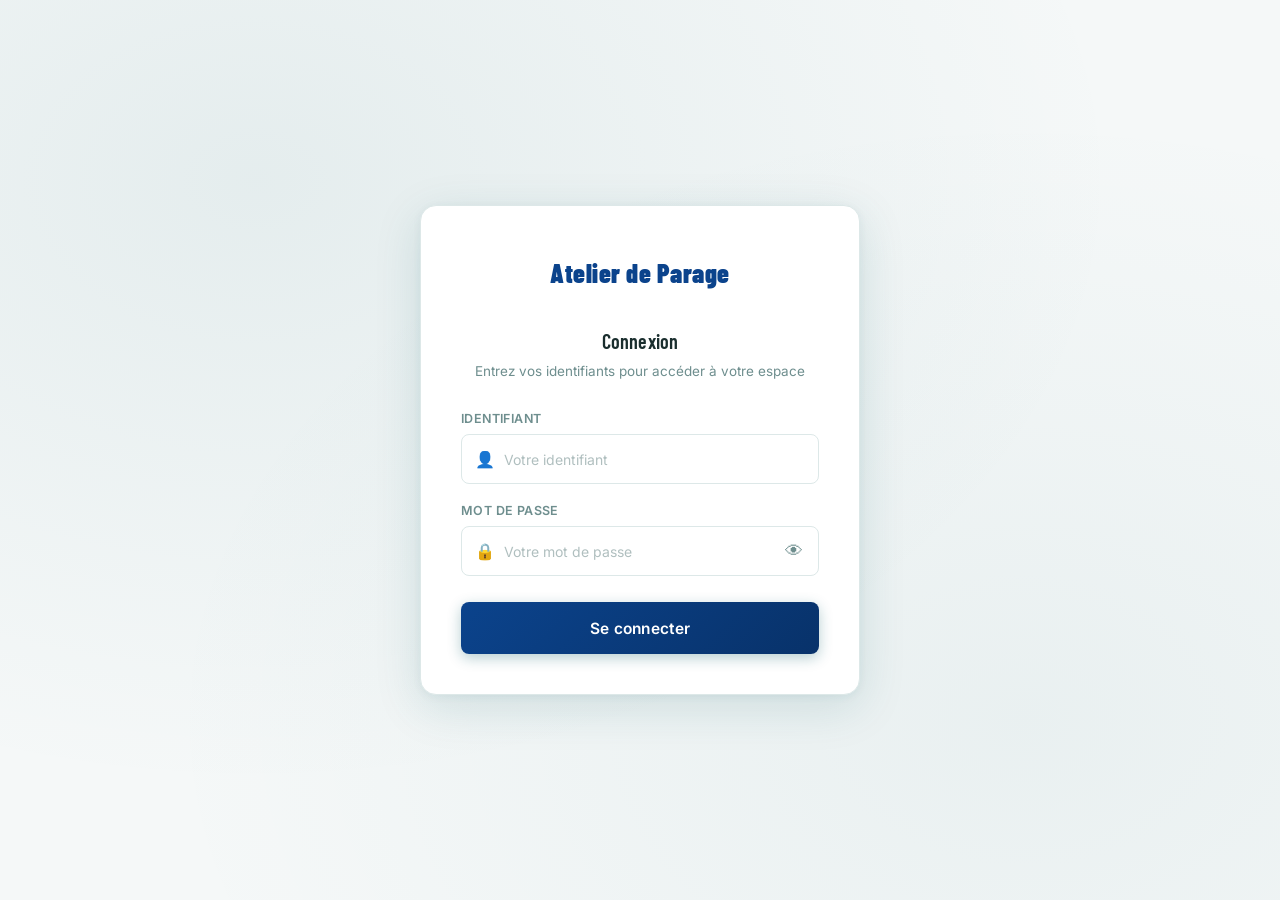
<file: direction.html>
<!doctype html>
<html lang="fr">
<head>
<meta charset="utf-8">
<meta name="viewport" content="width=device-width, initial-scale=1">
<title>Directeur — KPH</title>
<link rel="preconnect" href="https://fonts.googleapis.com">
<link href="https://fonts.googleapis.com/css2?family=Barlow+Condensed:wght@600;700&family=Inter:wght@400;500;600&family=JetBrains+Mono:wght@500;700&display=swap" rel="stylesheet">
<link rel="stylesheet" href="styles.css">
</head>
<body>
<div id="topbar-slot"></div>

<div class="page">
  <div class="page-head">
    <div class="eyebrow"></div>
    <h1>Tableau de bord</h1>
    <p>rendement (Yield) et productivité (KPH) par groupe et par opératrice.</p>
  </div>

  <div  class=""> 

  <div class="tabs">
    
    <div class="tab active" data-tab="rendement">Rendement</div>
    <div class="tab" data-tab="certificats">Certificats</div>
    <div class="tab" data-tab="heures">Heures</div>
    <div class="tab" data-tab="grilles">Grilles </div>
  </div>

   <!-- ================= RENDEMENT ================= -->
   <div class="tabpanel active" id="panel-rendement">
    <div class="card">
      <h2><span class="n">01</span>Filtres</h2>
      <div class="grid-3">
        <div class="field"><label>Date début</label><input type="date" id="r-date-start" onchange="renderRendement()"></div>
        <div class="field"><label>Date fin</label><input type="date" id="r-date-end" onchange="renderRendement()"></div>
        <div class="field"><label>Groupe</label><select id="r-groupe" onchange="renderRendement()">
          <option value="">Tous les groupes</option><option value="1">Groupe 1</option><option value="2">Groupe 2</option>
        </select></div>
      </div>
    </div>
    <div class="stats">
      <div class="stat"><div class="label">Poids filet total</div><div class="value" id="r-filet">—</div></div>
      <div class="stat"><div class="label">Yield global (filet / frais)</div><div class="value good" id="r-yield">—</div></div>
      <div class="stat"><div class="label">KPH global</div><div class="value" id="r-kph">—</div></div>
      <div class="stat"><div class="label">Total caisses</div><div class="value warn" id="r-caisses">—</div></div>
    </div>
    <div class="card">
      <h2><span class="n">·</span>Détail par opératrice</h2>
      <p class="hint">KPH = poids filet ÷ heures de l'opératrice. Yield = poids filet ÷ nbr caisses ÷ moyen frais (nécessite un groupe précis et un taux moyen frais défini pour cette date).</p>
      <div class="table-wrap">
        <table>
          <thead><tr><th>Opératrice</th><th>Numéro</th><th>Groupe</th><th>Poids filet (kg)</th><th>Nbr caisses</th><th>Heures</th><th>KPH</th><th>Yield</th></tr></thead>
          <tbody id="rendement-table"></tbody>
        </table>
      </div>
    </div>
  </div>
  <!-- ================= CERTIFICATS ================= -->
  <div class="tabpanel" id="panel-certificats">
    <div class="card">
      <h2><span class="n">01</span>Filtres</h2>
      <div class="grid-2">
        <div class="field"><label>Date</label><input type="date" id="c-date" onchange="renderCertificats()"></div>
        <div class="field"><label>Groupe</label><select id="c-groupe" onchange="renderCertificats()">
          <option value="">Tous les groupes</option><option value="1">Groupe 1</option><option value="2">Groupe 2</option>
        </select></div>
      </div>
    </div>
    <div class="card">
      <h2><span class="n">·</span>Poids par certificat / espèce</h2>
      <p class="hint">Poids = somme du poids cuit (poids grille) enregistré pour ce certificat.</p>
      <div class="table-wrap">
        <table>
          <thead><tr><th>Certificat</th><th>Espèce</th><th>Taille</th><th>Poids cuit (kg)</th></tr></thead>

          <tbody id="certificats-table"></tbody>
        </table>
      </div>
    </div>
  </div>
  <!-- ================= HEURES ================= -->
  <div class="tabpanel" id="panel-heures">
    <div class="card">
      <h2><span class="n">01</span>Filtres</h2>
      <div class="grid-3">
        <div class="field"><label>Date</label><input type="date" id="h-date" onchange="renderHeuresTab()"></div>
        <div class="field"><label>Groupe</label><select id="h-groupe" onchange="renderHeuresTab()">
          <option value="">Tous les groupes</option><option value="1">Groupe 1</option><option value="2">Groupe 2</option>
        </select></div>
        <div class="field"><label>Service</label><select id="h-service" onchange="renderHeuresTab()">
          <option value="">Tous les services</option>
        </select></div>
      </div>
    </div>
    <div class="card">
      <div class="heures-card-header">
        <h2><span class="n">·</span>Total Heures Travaillées</h2>
        <div class="heures-card-total">Total : <span id="h-total-heures">—</span> h</div>
      </div>
      <div class="table-wrap">
        <table>
          <thead><tr><th>Opératrice</th><th>Numéro</th><th>Groupe</th><th>Services</th><th>Heures</th></tr></thead>
          <tbody id="heures-table"></tbody>
        </table>
      </div>
    </div>
  </div>
  <!-- ================= GRILLES ================= -->
  <div class="tabpanel" id="panel-grilles">
    <div class="card">
      <h2><span class="n">·</span>Total des grilles (Réception)</h2>
      <p class="hint">Basé sur les enregistrements de poids cuit (increment +1 par enregistrement).</p>
      <div class="stats">
        <div class="stat"><div class="label">Total des grilles </div><div class="value good" id="g-total-grilles">—</div></div>
      </div>
    </div>
  </div>
  
</div>

<script src="app.js"></script>
<script>
checkAuth(['direction', 'admin']);
document.getElementById('topbar-slot').outerHTML = buildTopbar('Directeur · lecture seule');
/*
function renderKpi(){
  const date = document.getElementById('k-date').value;
  const groupe = document.getElementById('k-groupe').value;
  const r = computeResultats(date, groupe);
  document.getElementById('k-filet').textContent = fmt(r.totalFilet) + ' kg';
  document.getElementById('k-yield').textContent = r.globalYield!==null ? fmt(r.globalYield,1) + ' %' : '—';
  document.getElementById('k-kph').textContent = r.globalKph!==null ? fmt(r.globalKph,2) : '—';
  document.getElementById('k-heures').textContent = fmt(r.totalHeures,1) + ' h';

  document.getElementById('kpi-table').innerHTML = r.rows.length ? r.rows.map(row => `
    <tr><td>${row.operatrice}</td><td>Groupe ${row.groupe}</td><td>${fmt(row.poidsFilet)}</td>
    <td>${row.yieldPct!==null?fmt(row.yieldPct,1)+' %':'—'}</td><td>${row.kph!==null?fmt(row.kph,2):'—'}</td></tr>`
  ).join('') : `<tr class="empty-row"><td colspan="5">Aucune donnée pour ce filtre</td></tr>`;
}

document.getElementById('k-date').value = todayISO();
window.DB_READY.then(() => {
  renderKpi();
});

*/
document.querySelectorAll('.tab').forEach(t => t.addEventListener('click', () => {
  document.querySelectorAll('.tab').forEach(x=>x.classList.remove('active'));
  document.querySelectorAll('.tabpanel').forEach(x=>x.classList.remove('active'));
  t.classList.add('active');
  document.getElementById('panel-' + t.dataset.tab).classList.add('active');
  const map = { rendement:renderRendement, certificats:renderCertificats, heures:renderHeuresTab, grilles:renderRendement };
  if(map[t.dataset.tab]) map[t.dataset.tab]();
}));
/* ---------- rendement ---------- */
function renderRendement(){
  const dateStart = document.getElementById('r-date-start').value;
  const dateEnd   = document.getElementById('r-date-end').value;
  const groupe = document.getElementById('r-groupe').value;
  const r = computeResultats(dateStart, groupe, dateEnd);

  document.getElementById('r-filet').textContent   = fmt(r.totalFilet) + ' kg';
  document.getElementById('r-kph').textContent     = r.globalKph   !== null ? fmt(r.globalKph,2)   + ' kg/h' : '—';
  document.getElementById('r-caisses').textContent = r.totalCaisses;

  if (r.globalYield !== null) {
    document.getElementById('r-yield').textContent = (r.globalYield * 100).toFixed(1) + ' %';
  } else {
    document.getElementById('r-yield').textContent = '—';
  }

  if (document.getElementById('g-total-grilles')) {
    document.getElementById('g-total-grilles').textContent = r.totalRecordsCuit;
  }

  document.getElementById('rendement-table').innerHTML = r.rows.length ? r.rows.map(row => {
    let rowYield = row.yieldVal !== null ? (row.yieldVal * 100).toFixed(2) + ' %' : '—';
    return `<tr>
      <td data-label="Opératrice">${row.operatrice}</td>
      <td data-label="Numéro">${row.num || '—'}</td>
      <td data-label="Groupe">Grp ${row.groupe}</td>
      <td data-label="Poids filet">${fmt(row.poidsFilet)} kg</td>
      <td data-label="Caisses">${row.nbrCaisse}</td>
      <td data-label="Heures">${row.heures > 0 ? fmt(row.heures,1) + ' h' : '—'}</td>
      <td data-label="KPH">${row.kph !== null ? fmt(row.kph,2) : '—'}</td>
      <td data-label="Yield">${rowYield}</td>
    </tr>`;
  }).join('') : `<tr class="empty-row"><td colspan="8">Aucune donnée pour ce filtre</td></tr>`;
}
/* ---------- certificats ---------- */
function renderCertificats(){
  const date   = document.getElementById('c-date').value;
  const groupe = document.getElementById('c-groupe').value;

  // Aggregate poidscuit by certificat (from stored certificat field, or via lot join)
 // const cuitRows = DB.get('poidscuit').filter(c =>
 //   (!date   || c.dateProduction === date) &&
 //   (!groupe || String(c.groupe) === String(groupe))
  //);

   // ===== Production (Poids filet) — filtrage via createdAt pour contourner le bug minuit =====
   const productions = DB.get('production').filter(p =>
   (!date || isProductionDateMatch(p.createdAt, date, null)) &&
   (!groupe || String(p.groupe) === String(groupe))
 );

 // ===== Poids cuit — même fix que production : filtrage via createdAt (shift 06:00→06:00) =====
 const cuitRows = DB.get('poidscuit').filter(c =>
   (!date || isProductionDateMatch(c.createdAt, date, null)) &&
   (!groupe || String(c.groupe) === String(groupe))
 );

  const byCert = {};
  cuitRows.forEach(c => {
    // Prefer explicit certificat stored on poidscuit; fall back to looking up lot
    let certKey  = c.certificat || null;
    let espece   = c.espece     || null;
    let taille   = c.taille     || null;

    if (!certKey && c.idLot) {
      const lot = DB.get('lot').find(l => l.id === c.idLot);
      if (lot) { certKey = lot.certificat; espece = lot.espece; taille = lot.taille; }
    }
    if (!certKey) certKey = '(sans certificat)';

    const key = certKey + '|' + (espece || '');
    if (!byCert[key]) {
      byCert[key] = { certificat: certKey, espece: espece || '—', taille: taille || '—', poids: 0, nb: 0 };
    }
    byCert[key].poids += Number(c.poidsGrille) || 0;
    byCert[key].nb++;
  });

  const rows = Object.values(byCert).sort((a,b) => b.poids - a.poids);

  if (!rows.length) {
    // Also check if we have any poidscuit at all (to distinguish no data vs wrong filter)
    const total = DB.get('poidscuit').length;
    const msg = total === 0
      ? 'Aucune pesée enregistrée (onglet Pesée)'
      : 'Aucune donnée pour ce filtre — essayez sans date ou sans groupe';
    document.getElementById('certificats-table').innerHTML =
      `<tr class="empty-row"><td colspan="4">${msg}</td></tr>`;
    return;
  }

  document.getElementById('certificats-table').innerHTML = rows.map(r => `
    <tr>
      <td data-label="Certificat"><span class="ticket">${r.certificat}</span></td>
      <td data-label="Espèce">${r.espece}</td>
      <td data-label="Taille">${r.taille}</td>
      <td data-label="Poids cuit"><strong>${fmt(r.poids)} kg</strong></td>
    </tr>`
  ).join('');
}
/* ---------- heures ---------- */
function renderHeuresTab() {
  const date = document.getElementById('h-date').value;
  const groupe = document.getElementById('h-groupe').value;
  const service = document.getElementById('h-service').value.trim().toLowerCase();
  
  let rows = DB.get('heures').filter(h => 
    (!date || h.dateProduction === date) &&
    (!groupe || String(h.groupe) === String(groupe))
  );
  
  const data = [];
  rows.forEach(h => {
    const op = DB.get('operatrice').find(o => o.num === h.num && String(o.groupe) === String(h.groupe));
    const opServices = op && op.services ? op.services.toLowerCase() : '';
    if (service && !opServices.includes(service)) return;
    
    data.push({
      operatrice: op ? op.nomPrenom : h.nomPrenom,
      num: h.num,
      groupe: h.groupe,
      services: op ? op.services : '—',
      heures: h.heures
    });
  });
  
  let totalH = 0;
  document.getElementById('heures-table').innerHTML = data.length ? data.map(r => {
    totalH += Number(r.heures) || 0;
    return `<tr>
      <td data-label="Opératrice">${r.operatrice}</td>
      <td data-label="Numéro">${r.num}</td>
      <td data-label="Groupe">${r.groupe}</td>
      <td data-label="Services">${r.services||'—'}</td>
      <td data-label="Heures"><strong>${fmt(r.heures,2)} h</strong></td>
    </tr>`;
  }).join('') : '<tr class="empty-row"><td colspan="5">Aucune donnée pour ce filtre</td></tr>';
  
  document.getElementById('h-total-heures').textContent = data.length ? fmt(totalH, 2) : '—';
}

window.__renderers.operatrice = renderOps;
window.__renderers.moyenfrais = renderFrais;
window.__renderers.heures = renderHeuresTab;
window.__renderers.certificats = renderCertificats;
window.__renderers.rendement = renderRendement;
window.__renderers.pertes = renderPertes;
document.getElementById('r-date-start').value = computeDateProduction();
document.getElementById('r-date-end').value = computeDateProduction();
document.getElementById('c-date').value = computeDateProduction();
document.getElementById('h-date').value = computeDateProduction();

window.DB_READY.then(() => {
  renderRendement(); renderCertificats(); renderHeuresTab();
});




</script>
</body>
</html>
</file>
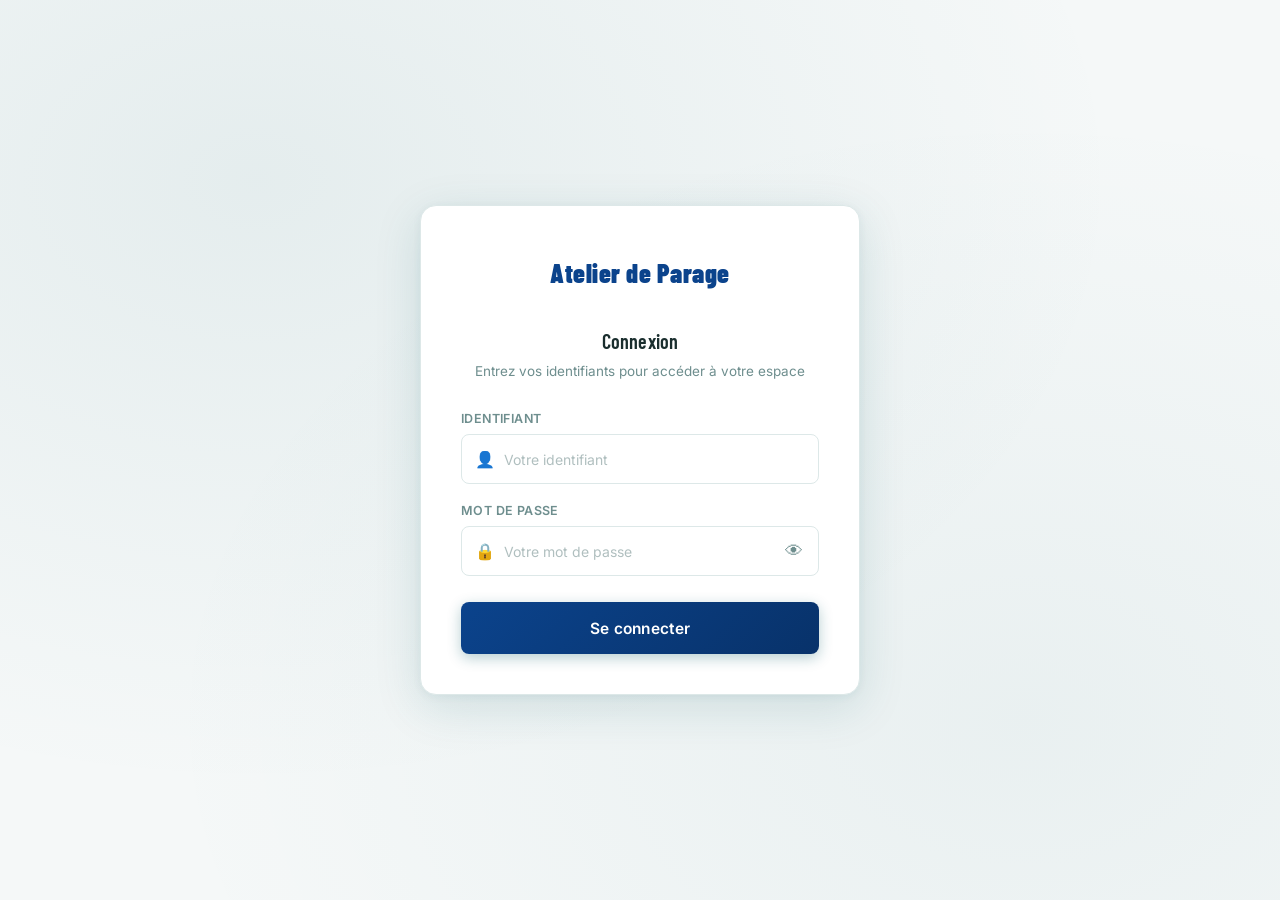
<file: pesee.html>
<!doctype html>
<html lang="fr">
<head>
<meta charset="utf-8">
<meta name="viewport" content="width=device-width, initial-scale=1">
<title>Agent de pesée — KPH</title>
<link rel="preconnect" href="https://fonts.googleapis.com">
<link href="https://fonts.googleapis.com/css2?family=Barlow+Condensed:wght@600;700&family=Inter:wght@400;500;600&family=JetBrains+Mono:wght@500;700&display=swap" rel="stylesheet">
<link rel="stylesheet" href="styles.css">
</head>
<body>
<div id="topbar-slot"></div>

<div class="page">
  <div class="page-head">
    <div class="eyebrow"></div>
    <h1></h1>
    <p>Tapez le numéro de jeton de l'opératrice et rattachez le poids filet au lot en cours — sélectionné par défaut sur le dernier lot reçu.</p>
  </div>

  <div class="card">
    <h2><span class="n">01</span>Nouvelle production</h2>
    <p class="hint" style="font-size: 1.1em;">Date de saisie : <strong id="ds-display"></strong> · Heure : <strong id="hr-display"></strong> · Date de production : <strong id="dp-display"></strong> · <span style="display:inline-block; margin-left: 10px; padding: 4px 8px; background: #eef2f2; border-radius: 4px; border: 1px solid #dde8e8;">Total Caisses : <strong id="caisses-display" style="font-weight:900; font-size:1.3em; color:#0e7490;">0</strong></span></p>

    <div class="grid-2">
      <div class="field">
        <label>Groupe</label>
        <select id="p-groupe" onchange="markGroupManual()"><option value="1">Groupe 1</option><option value="2">Groupe 2</option></select>
      </div>
      <div class="field">
        <label>Opératrice (numéro de jeton)</label>
        <input type="text" id="p-numero" placeholder="12 ou c10" onchange="syncGroupe()">
      </div>
    </div>

    <div class="field">
      <label>Lot / certificat</label>
      <select id="p-lot" onchange="renderTicket()"></select>
    </div>
    <div id="lot-ticket"></div>

    <div class="field" style="margin-top:14px">
      <label>Poids filet (kg)</label>
      <input type="number" step="0.01" id="p-poids" placeholder="6.32" max="17">
    </div>

    <div class="btn-row">
      <button class="btn btn-primary" onclick="saveProduction()">Enregistrer la production</button>
    </div>
  </div>

  <div class="card">
    <h2><span class="n">·</span>Dernière production saisie</h2>
    <div class="table-wrap">
      <table>
        <thead><tr><th>Heure</th><th>Opératrice</th><th>Groupe</th><th>Lot</th><th>Poids filet (kg)</th><th></th></tr></thead>
        <tbody id="prod-table"></tbody>
      </table>
    </div>
  </div>
</div>

<script src="app.js"></script>
<script>
checkAuth(['pesee', 'admin']);
document.getElementById('topbar-slot').outerHTML = buildTopbar('Agent de pesée');


// Initial display on page load
document.getElementById('ds-display').textContent = todayISO();
document.getElementById('hr-display').textContent = nowHM();
document.getElementById('dp-display').textContent = computeDateProduction();

let isGroupManual = false;
let resolvedOp = null;

function markGroupManual() {
  isGroupManual = true;
}

function syncGroupe(){
  const num = normalizeOperatriceNum(document.getElementById('p-numero').value);
  const currentGroup = document.getElementById('p-groupe').value;
  
  let op = DB.get('operatrice').find(o => normalizeOperatriceNum(o.num) === num && String(o.groupe) === String(currentGroup));
  
  if (!op && !isGroupManual) {
      op = DB.get('operatrice').find(o => normalizeOperatriceNum(o.num) === num);
  }
  
  resolvedOp = op || null;
  if(resolvedOp && !isGroupManual) document.getElementById('p-groupe').value = resolvedOp.groupe;
}

function renderTicket(){
  const id = Number(document.getElementById('p-lot').value);
  const lot = DB.get('lot').find(l=>l.id===id);
  document.getElementById('lot-ticket').innerHTML = lot
    ? `<span class="ticket"><span class="lbl">Lot</span>${lot.certificat} · ${lot.espece||'—'} · T.${lot.taille||'—'}</span>`
    : '';
}

async function saveProduction(){
  const idLot = Number(document.getElementById('p-lot').value);
  const num = normalizeOperatriceNum(document.getElementById('p-numero').value);
  const poidsFilet = Number(document.getElementById('p-poids').value)||0;
  const currentGroup = document.getElementById('p-groupe').value;
  const op = DB.get('operatrice').find(o => normalizeOperatriceNum(o.num) === num && String(o.groupe) === String(currentGroup)) || null;

  // Validate first — before disabling the button
  if(!num){ toast('Indiquez le numéro de jeton'); return; }
  if(!op){ toast('Numéro de jeton inconnu pour ce groupe'); return; }
  if(!poidsFilet){ toast('Indiquez le poids filet'); return; }
  if(poidsFilet > 17){ toast('Le poids ne peut pas dépasser 17 kg'); return; }

  const btn = document.querySelector('.btn.btn-primary');
  if (btn.disabled) return;
  btn.disabled = true;
  const origText = btn.textContent;
  btn.textContent = 'Enregistrement…';

  try {
    const record = {
      dateSaisie: todayISO(),
      dateProduction: computeDateProduction(),
      heure: nowHM(),
      idOperatrice: op.id,
      idLot, poidsFilet,
      nombreCaisse: 1,
      groupe: Number(document.getElementById('p-groupe').value)
    };
    const row = await DB.add('production', record);
    document.getElementById('p-numero').value = '';
    document.getElementById('p-poids').value = '';
    document.getElementById('p-numero').focus();
    toast('Production enregistrée à ' + record.heure);
    renderProd();
  } catch(e) {
    if (e.message !== 'save_in_progress') toast('Erreur réseau, réessayez');
  } finally {
    btn.disabled = false;
    btn.textContent = origText;
  }
}

function renderProd(){
  const todayProd = computeDateProduction();

  // ✅ Refresh header display here — same moment as the counter update,
  //    no setInterval needed (mirrors what we do for Total des grilles).
  document.getElementById('ds-display').textContent = todayISO();
  document.getElementById('hr-display').textContent = nowHM();
  document.getElementById('dp-display').textContent = todayProd;

  // ✅ Filter by createdAt shift window (06:00→06:00) — avoids UTC midnight bug
  const prods = DB.get('production').filter(p => isProductionDateMatch(p.createdAt, todayProd));
  let totalCaisses = 0;
  prods.forEach(p => { totalCaisses += Number(p.nombreCaisse) || 0; });
  const cd = document.getElementById('caisses-display');
  if(cd) cd.textContent = totalCaisses;

  //const last = DB.last('production');
  //const last = DB.get('production')
  //.sort((a, b) => b.id - a.id)[0];
  const last10 = [...prods]
  .sort((a, b) => b.id - a.id)
  .slice(0, 100);
  const tbody = document.getElementById('prod-table');
  //if(!last){
   // tbody.innerHTML = `<tr class="empty-row"><td colspan="7">Aucune production saisie aujourd'hui</td></tr>`;
   // return;
 // }
  //const lot = DB.get('lot').find(l=>l.id===last.idLot);
  //const op = DB.get('operatrice').find(o=>o.id===last.idOperatrice);
 // const nom = op ? ('N° ' + op.num + ' — ' + op.nomPrenom) : '—';

  tbody.innerHTML = '';

if (!last10.length) {
  tbody.innerHTML = `
   <tr class="empty-row">
      <td colspan="6">Aucune production saisie aujourd'hui</td>
    </tr>`;
  return;
}

last10.forEach(last => {
  const lot = DB.get('lot').find(l => l.id === last.idLot);
  const op = DB.get('operatrice').find(o => o.id === last.idOperatrice);
  const nom = op ? `N° ${op.num} — ${op.nomPrenom}` : '—';

  const tr = document.createElement('tr');

  tr.innerHTML = `
    <td data-label="Heure">${last.heure || '—'}</td>
    <td data-label="Opératrice">${nom}</td>
    <td data-label="Groupe">${last.groupe}</td>
    <td data-label="Lot">${lot ? lot.certificat : '—'}</td>
    <td data-label="Poids filet">${fmt(last.poidsFilet)}</td>
    <td></td>
  `;

  const delBtn = document.createElement('button');
  delBtn.className = 'btn btn-danger';
  delBtn.style.cssText = 'padding:6px 10px;min-height:32px;font-size:12.5px';
  delBtn.textContent = '🗑';
  delBtn.type = 'button';

  delBtn.addEventListener('click', async () => {
    if (confirm('Supprimer cette production ?')) {
      await DB.remove('production', last.id);
      toast('Production supprimée');
      renderProd();
    }
  });

  tr.lastElementChild.appendChild(delBtn);
  tbody.appendChild(tr);
});
}

window.DB_READY.then(() => {
  const lastLot = DB.last('lot');
  document.getElementById('p-lot').innerHTML = lotOptions(lastLot ? lastLot.id : null);
  renderTicket();
  renderProd();
});
</script>
</body>
</html>
</file>
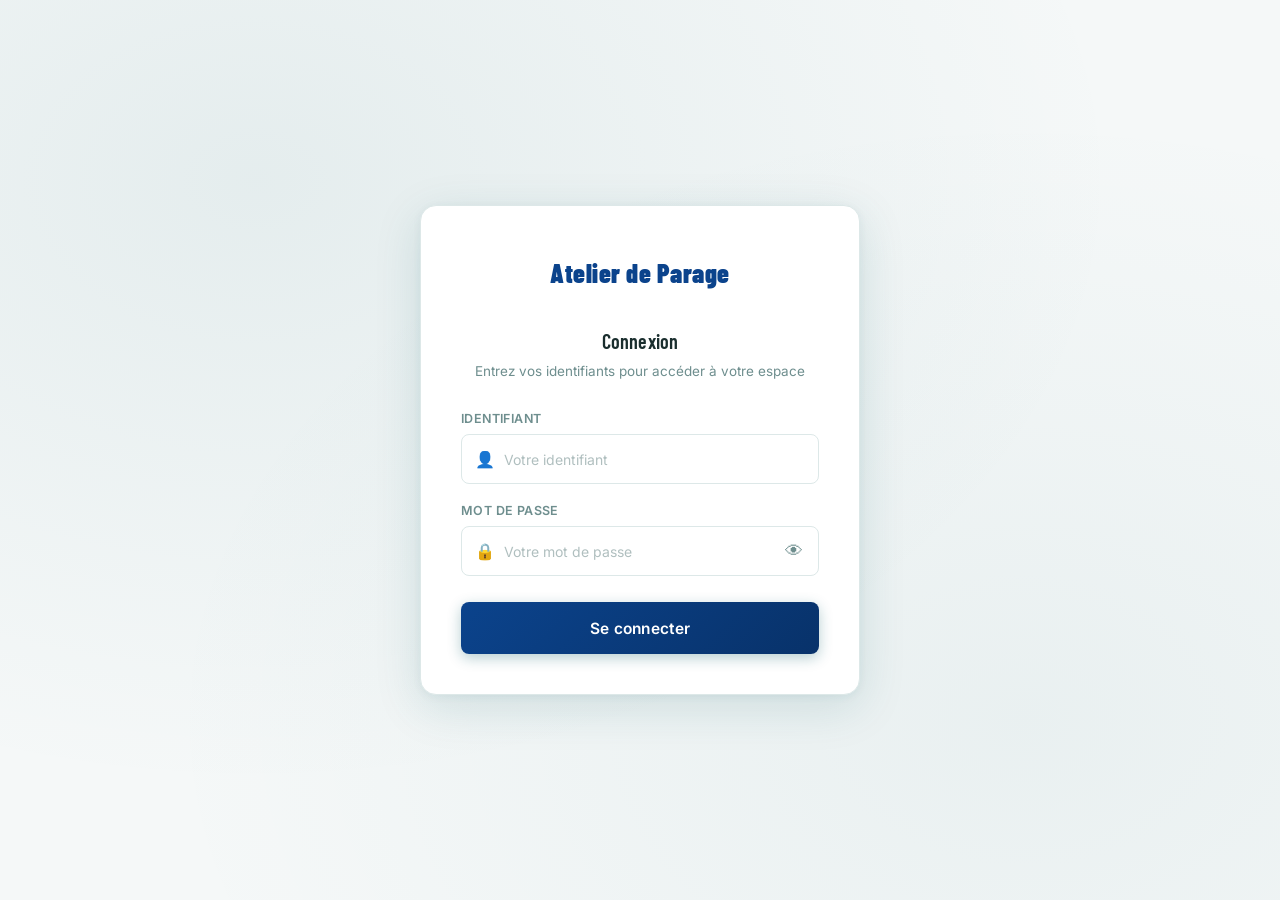
<file: pointage.html>
<!doctype html>
<html lang="fr">
<head>
<meta charset="utf-8">
<meta name="viewport" content="width=device-width, initial-scale=1">
<title>Agent de pointage — KPH</title>
<link rel="preconnect" href="https://fonts.googleapis.com">
<link href="https://fonts.googleapis.com/css2?family=Barlow+Condensed:wght@600;700&family=Inter:wght@400;500;600&family=JetBrains+Mono:wght@500;700&display=swap" rel="stylesheet">
<link rel="stylesheet" href="styles.css">
</head>
<body>
<div id="topbar-slot"></div>

<div class="page">
  <div class="page-head">
    <div class="eyebrow"></div>
    <h1></h1>
    <p>Une opératrice peut sortir et rentrer plusieurs fois dans la journée (pause, sortie ponctuelle...) — jusqu'à 3 cycles Entrée / Sortie sont disponibles par numéro. Le total d'heures est calculé automatiquement.</p>
  </div>

  <div class="card">
    <h2><span class="n">01</span>Sélection</h2>
    <div class="grid-3">
      <div class="field">
        <label>Date de production</label>
        <input type="date" id="h-dateprod" onchange="buildGrid()">
      </div>
      <div class="field">
        <label>Groupe</label>
        <select id="h-groupe" onchange="buildGrid()">
          <option value="1">Groupe 1</option>
          <option value="2">Groupe 2</option>
        </select>
      </div>
      <div class="field">
        <label>Rechercher par jeton (N°)</label>
        <input type="text" id="h-search" placeholder="12 ou c10" oninput="filterGrid()">
      </div>
    </div>
  </div>

  <div class="card">
    <h2><span class="n">02</span>Badges par numéro</h2>
    <div class="table-wrap">
      <table>
        <thead>
          <tr>
            <th rowspan="2">Num / Opératrice</th>
            <th colspan="2">Cycle 1</th>
            <th colspan="2">Cycle 2</th>
            <th colspan="2">Cycle 3</th>
            <th rowspan="2">Heures</th>
            <th rowspan="2">Action</th>
          </tr>
          <tr>
            <th>Entrée</th><th>Sortie</th>
            <th>Entrée</th><th>Sortie</th>
            <th>Entrée</th><th>Sortie</th>
          </tr>
        </thead>
        <tbody id="grid-body"></tbody>
      </table>
    </div>
    <div class="btn-row" style="margin-top:14px">
      <button id="btn-save-selected" class="btn btn-primary" onclick="saveSelected()" disabled>💾 Enregistrer</button>
    </div>
  </div>

  <div class="card">
    <div class="heures-card-header">
      <h2><span class="n">·</span>Déjà pointé aujourd'hui</h2>
      <div class="heures-card-total">Total : <span id="p-total-heures">—</span> h</div>
    </div>
    <div class="table-wrap">
      <table>
        <thead><tr><th>Groupe</th><th>Num</th><th>Cycle 1</th><th>Cycle 2</th><th>Cycle 3</th><th>Heures</th></tr></thead>
        <tbody id="pointed-table"></tbody>
      </table>
    </div>
  </div>
</div>

<script src="app.js"></script>
<script>
checkAuth(['pointage', 'admin']);
document.getElementById('topbar-slot').outerHTML = buildTopbar('Agent de pointage');
document.getElementById('h-dateprod').value = todayISO();

let selectedOpNum = null;

function buildGrid(){
  const groupe = Number(document.getElementById('h-groupe').value);
  const dateprod = document.getElementById('h-dateprod').value;
  const existing = DB.get('heures').filter(h => h.dateProduction===dateprod && h.groupe===groupe);
  const ops = DB.get('operatrice').filter(o => o.groupe === groupe).sort((a,b)=>compareOperatriceNums(a.num, b.num));

  document.getElementById('grid-body').innerHTML = ops.length ? ops.map(o => {
    const prev = existing.find(e => normalizeOperatriceNum(e.num) === normalizeOperatriceNum(o.num)) || {};
    const safeNum = String(o.num).replace(/'/g, "\\'");
    return `<tr data-num="${o.num}" onclick="selectRow('${safeNum}')" style="cursor: pointer;">
      <td>N° ${o.num} · ${o.nomPrenom || '—'}</td>
      <td><input type="time" class="in-e1" value="${prev.entree1||''}" onchange="recalcRow('${safeNum}')"></td>
      <td><input type="time" class="in-s1" value="${prev.sortie1||''}" onchange="recalcRow('${safeNum}')"></td>
      <td><input type="time" class="in-e2" value="${prev.entree2||''}" onchange="recalcRow('${safeNum}')"></td>
      <td><input type="time" class="in-s2" value="${prev.sortie2||''}" onchange="recalcRow('${safeNum}')"></td>
      <td><input type="time" class="in-e3" value="${prev.entree3||''}" onchange="recalcRow('${safeNum}')"></td>
      <td><input type="time" class="in-s3" value="${prev.sortie3||''}" onchange="recalcRow('${safeNum}')"></td>
      <td class="out-heures">${prev.heures ? fmt(prev.heures,2) : '—'}</td>
      <td>
        <button class="btn btn-primary" onclick="saveRow(event, '${safeNum}')" style="padding:6px 10px;min-height:32px;font-size:12.5px;">💾 Enreg.</button>
      </td>
    </tr>`;
  }).join('') : `<tr class="empty-row"><td colspan="9">Aucune opératrice dans ce groupe</td></tr>`;
  
  selectedOpNum = null;
  const btn = document.getElementById('btn-save-selected');
  btn.disabled = true;
  btn.textContent = '💾 Enregistrer';
  filterGrid();
  renderPointed();
}

function recalcRow(num){
  const tr = document.querySelector(`#grid-body tr[data-num="${num}"]`);
  if(!tr) return;
  const pairs = [
    [tr.querySelector('.in-e1').value, tr.querySelector('.in-s1').value],
    [tr.querySelector('.in-e2').value, tr.querySelector('.in-s2').value],
    [tr.querySelector('.in-e3').value, tr.querySelector('.in-s3').value]
  ];
  let total = 0, any = false;
  pairs.forEach(([e,s]) => { if(e && s){ total += hoursBetween(e,s); any = true; } });
  tr.querySelector('.out-heures').textContent = any ? fmt(total,2) : '—';
}

function filterGrid(){
  const q = normalizeOperatriceNum(document.getElementById('h-search').value);
  document.querySelectorAll('#grid-body tr[data-num]').forEach(tr => {
    tr.style.display = (!q || normalizeOperatriceNum(tr.dataset.num) === q) ? '' : 'none';
  });
}

function selectRow(num) {
  selectedOpNum = num;
  document.querySelectorAll('#grid-body tr').forEach(tr => tr.classList.remove('selected-row'));
  const tr = document.querySelector(`#grid-body tr[data-num="${num}"]`);
  if (tr) tr.classList.add('selected-row');
  
  const btn = document.getElementById('btn-save-selected');
  btn.disabled = false;
  btn.textContent = `💾 Enregistrer (N° ${num})`;
}

async function saveRow(e, num) {
  if (e) e.stopPropagation();
  selectRow(num);
  const rowBtn = e ? e.target : null;
  const origRowText = rowBtn ? rowBtn.textContent : '';
  if (rowBtn) {
    rowBtn.disabled = true;
    rowBtn.textContent = '⏳ ...';
  }
  await saveSelected(rowBtn, origRowText);
}

async function saveSelected(rowBtn = null, origRowText = '') {
  if (!selectedOpNum) return;
  const num = selectedOpNum;
  
  const groupe = Number(document.getElementById('h-groupe').value);
  const dateProduction = document.getElementById('h-dateprod').value;
  const tr = document.querySelector(`#grid-body tr[data-num="${num}"]`);
  if (!tr) return;

  const normalNum = normalizeOperatriceNum(num);
  const op = DB.get('operatrice').find(o => normalizeOperatriceNum(o.num) === normalNum && o.groupe === groupe);

  const entree1 = tr.querySelector('.in-e1').value;
  const sortie1 = tr.querySelector('.in-s1').value;
  const entree2 = tr.querySelector('.in-e2').value;
  const sortie2 = tr.querySelector('.in-s2').value;
  const entree3 = tr.querySelector('.in-e3').value;
  const sortie3 = tr.querySelector('.in-s3').value;

  let heures = 0;
  [[entree1,sortie1],[entree2,sortie2],[entree3,sortie3]].forEach(([e,s]) => { if(e && s) heures += hoursBetween(e,s); });

  const record = {
    dateSaisie: todayISO(), dateProduction, groupe, num: normalNum,
    nomPrenom: op ? op.nomPrenom : '',
    entree1, sortie1, entree2, sortie2, entree3, sortie3, heures
  };

  const btn = document.getElementById('btn-save-selected');
  const origText = btn.textContent;
  btn.disabled = true;
  btn.textContent = '⏳ ...';

  try {
    await DB.saveOnePointage(dateProduction, groupe, record);
    btn.textContent = '✅ OK';
    btn.style.background = 'var(--success, #22c55e)';
    if(rowBtn) {
      rowBtn.textContent = '✅ OK';
      rowBtn.style.background = 'var(--success, #22c55e)';
    }
    setTimeout(() => { 
      btn.textContent = origText; btn.style.background = ''; btn.disabled = false; 
      if(rowBtn) { rowBtn.textContent = origRowText; rowBtn.style.background = ''; rowBtn.disabled = false; }
    }, 1500);
    toast(`N° ${num} — ${op ? op.nomPrenom : ''} enregistré(e)`);
    renderPointed();
  } catch(e) {
    btn.textContent = origText;
    btn.disabled = false;
    if(rowBtn) { rowBtn.textContent = origRowText; rowBtn.disabled = false; }
    toast('Erreur lors de l\'enregistrement de N° ' + num);
  }
}

function cycleLabel(e,s){ return (e||s) ? `${e||'—'} → ${s||'—'}` : '—'; }

function renderPointed(){
  const dateprod = document.getElementById('h-dateprod').value;
  const rows = DB.get('heures').filter(h => h.dateProduction===dateprod);
  let totalH = 0;
  document.getElementById('pointed-table').innerHTML = rows.length ? rows.map(r => {
    totalH += Number(r.heures) || 0;
    return `<tr>
      <td data-label="Groupe">${r.groupe}</td>
      <td data-label="N°">N° ${r.num}</td>
      <td data-label="Cycle 1">${cycleLabel(r.entree1,r.sortie1)}</td>
      <td data-label="Cycle 2">${cycleLabel(r.entree2,r.sortie2)}</td>
      <td data-label="Cycle 3">${cycleLabel(r.entree3,r.sortie3)}</td>
      <td data-label="Heures">${fmt(r.heures,2)}</td>
    </tr>`;
  }).join('') : `<tr class="empty-row"><td colspan="6">Rien pointé aujourd'hui</td></tr>`;
  document.getElementById('p-total-heures').textContent = rows.length ? fmt(totalH, 2) : '—';
}

window.DB_READY.then(() => {
  buildGrid();
});
</script>
</body>
</html>
</file>
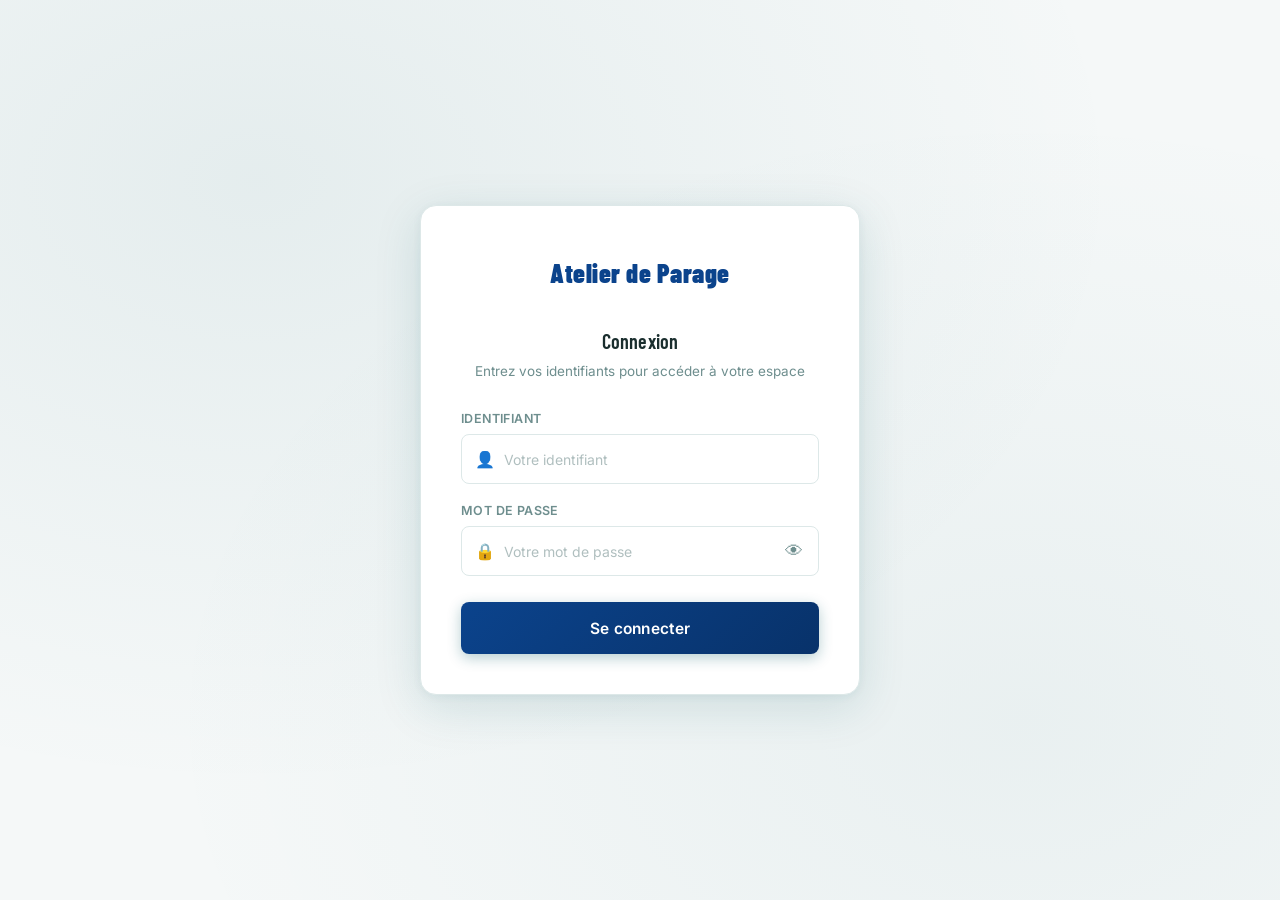
<file: production.html>
<!doctype html>
<html lang="fr">
<head>
<meta charset="utf-8">
<meta name="viewport" content="width=device-width, initial-scale=1">
<title>Chef de production — KPH</title>
<link rel="preconnect" href="https://fonts.googleapis.com">
<link href="https://fonts.googleapis.com/css2?family=Barlow+Condensed:wght@600;700&family=Inter:wght@400;500;600&family=JetBrains+Mono:wght@500;700&display=swap" rel="stylesheet">
<link rel="stylesheet" href="styles.css">
</head>
<body>
<div id="topbar-slot"></div>

<div class="page">
  <div class="page-head">
    <div class="eyebrow"></div>
    <h1></h1>
    <p>L'administrateur centralise la gestion des comptes, des opératrices, et l'ensemble des tableaux de bord (rendement, certificats, moyen frais, pertes).</p>
  </div>

  <div class="tabs">
    <div class="tab active" data-tab="ops">Opératrices</div>
    <div class="tab" data-tab="rendement">Rendement</div>
    <div class="tab" data-tab="certificats">Certificats</div>
    <div class="tab" data-tab="frais">Moyen frais</div>
    <div class="tab" data-tab="pertes">Pertes</div>
    <div class="tab" data-tab="heures">Heures</div>
    <!--<div class="tab" data-tab="grilles">Grilles </div>-->
  </div>

  <!-- ================= OPS ================= -->
  <div class="tabpanel active" id="panel-ops">
    <div class="card">
      <h2><span class="n">01</span>Ajouter une opératrice</h2>
      <div class="grid-3">
        <div class="field"><label>Nom et prénom</label><input type="text" id="o-nom" placeholder="EL HAJJI ZEHRA"></div>
        <div class="field"><label>Matricule</label><input type="text" id="o-matricule" placeholder="MAT-1023"></div>
        <div class="field"><label>Numéro (jeton)</label><input type="text" id="o-num" placeholder="31"></div>
      </div>
      <div class="grid-2">
        <div class="field"><label>Groupe</label><select id="o-groupe"><option value="1">Groupe 1</option><option value="2">Groupe 2</option></select></div>
        <div class="field"><label>Service</label>
          <select id="o-services">
            <option value="Grattage">Grattage</option>
            <option value="Service">Service</option>
            <option value="Cuit">Cuit</option>
          </select>
        </div>
      </div>
      <div class="btn-row"><button class="btn btn-primary" onclick="addOp()">Ajouter</button></div>
    </div>
    <div class="card">
      <h2><span class="n">·</span>Effectif complet</h2>
      <div class="table-wrap">
        <table><thead><tr><th>Num</th><th>Nom et prénom</th><th>Matricule</th><th>Groupe</th><th>Services</th><th></th></tr></thead><tbody id="ops-table"></tbody></table>
      </div>
    </div>
  </div>

  <!-- ================= RENDEMENT ================= -->
  <div class="tabpanel" id="panel-rendement">
    <div class="card">
      <h2><span class="n">01</span>Filtres</h2>
      <div class="grid-2">
        <div class="field"><label>Date</label><input type="date" id="r-date" onchange="renderRendement()"></div>
        <div class="field"><label>Groupe</label><select id="r-groupe" onchange="renderRendement()">
          <option value="">Tous les groupes</option><option value="1">Groupe 1</option><option value="2">Groupe 2</option>
        </select></div>
      </div>
    </div>
    <div class="stats">
      <div class="stat"><div class="label">Poids filet total</div><div class="value" id="r-filet">—</div></div>
      <div class="stat"><div class="label">Yield global (filet / frais)</div><div class="value good" id="r-yield">—</div></div>
      <div class="stat"><div class="label">KPH global (Grattage)</div><div class="value" id="r-kph">—</div></div>
      <div class="stat"><div class="label">Total caisses</div><div class="value warn" id="r-caisses">—</div></div>
      <div class="stat"><div class="label">Total des grilles </div><div class="value good" id="g-total-grilles">—</div></div>
    </div>
    <div class="card">
      <h2><span class="n">·</span>Détail par opératrice</h2>
      <p class="hint">KPH = poids filet ÷ heures de l'opératrice. Yield = poids filet ÷ nbr caisses ÷ moyen frais (nécessite un groupe précis et un taux moyen frais défini pour cette date).</p>
      <div class="table-wrap">
        <table>
          <thead><tr><th>Opératrice</th><th>Numéro</th><th>Groupe</th><th>Poids filet (kg)</th><th>Nbr caisses</th><th>Heures</th><th>KPH</th><th>Yield</th></tr></thead>
          <tbody id="rendement-table"></tbody>
        </table>
      </div>
    </div>
  </div>

  <!-- ================= CERTIFICATS ================= -->
  <div class="tabpanel" id="panel-certificats">
    <div class="card">
      <h2><span class="n">01</span>Filtres</h2>
      <div class="grid-2">
        <div class="field"><label>Date</label><input type="date" id="c-date" onchange="renderCertificats()"></div>
        <div class="field"><label>Groupe</label><select id="c-groupe" onchange="renderCertificats()">
          <option value="">Tous les groupes</option><option value="1">Groupe 1</option><option value="2">Groupe 2</option>
        </select></div>
      </div>
    </div>
    <div class="card">
      <h2><span class="n">·</span>Poids par certificat / espèce</h2>
      <p class="hint">Poids = somme du poids cuit (poids grille) enregistré pour ce certificat.</p>
      <div class="table-wrap">
        <table>
          <thead><tr><th>Certificat</th><th>Espèce</th><th>Taille</th><th>Poids cuit (kg)</th><th>Poids filet (kg)</th></tr></thead>

          <tbody id="certificats-table"></tbody>
        </table>
      </div>
    </div>
  </div>

  <!-- ================= MOYEN FRAIS ================= -->
  <div class="tabpanel" id="panel-frais">
    <div class="card">
      <h2><span class="n">01</span>Saisir un groupe / jour</h2>
      <div class="grid-2">
        <div class="field"><label>Groupe</label><select id="mf-groupe"><option value="1">Groupe 1</option><option value="2">Groupe 2</option></select></div>
        <div class="field"><label>Date de production</label><input type="date" id="mf-date"></div>
      </div>
      <div class="grid-2">
        <div class="field"><label>Moyen frais</label><input type="number" step="0.01" id="mf-taux" placeholder="11.83"></div>
        <div class="field"><label>Total frais</label><input type="number" step="0.01" id="mf-total" placeholder="1420.00"></div>
      </div>
      <div class="btn-row"><button class="btn btn-primary" onclick="saveMoyenFrais()">Enregistrer</button></div>
    </div>
    <div class="card">
      <h2><span class="n">·</span>Entrées enregistrées</h2>
      <div class="table-wrap">
        <table>
          <thead><tr><th>Groupe</th><th>Date production</th><th>Moyen frais</th><th>Total frais</th><th></th></tr></thead>
          <tbody id="frais-table"></tbody>
        </table>
      </div>
    </div>
  </div>

  <!-- ================= PERTES ================= -->
  <div class="tabpanel" id="panel-pertes">
    <div class="card">
      <h2><span class="n">01</span>Filtres</h2>
      <p class="hint">Sélectionnez une date ET un groupe précis pour calculer les pourcentages (ils nécessitent un total frais correspondant).</p>
      <div class="grid-2">
        <div class="field"><label>Date</label><input type="date" id="pe-date" onchange="renderPertes()"></div>
        <div class="field"><label>Groupe</label><select id="pe-groupe" onchange="renderPertes()">
          <option value="1">Groupe 1</option><option value="2">Groupe 2</option>
        </select></div>
      </div>
    </div>
    <div class="stats">
      <div class="stat"><div class="label">Total déchets (kg)</div><div class="value warn" id="pe-dechets">—</div></div>
      <div class="stat"><div class="label">% déchets / frais</div><div class="value" id="pe-dechets-pct">—</div></div>
      <div class="stat"><div class="label">% perte d'eau</div><div class="value" id="pe-eau-pct">—</div></div>
    </div>
    <p class="hint">Perte d'eau = total frais − total cuit. % perte d'eau = perte d'eau ÷ total frais. % déchets = total déchets ÷ total frais. (Total frais défini dans l'onglet Moyen frais.)</p>
  </div>

  <!-- ================= HEURES ================= -->
  <div class="tabpanel" id="panel-heures">
    <div class="card">
      <h2><span class="n">01</span>Filtres</h2>
      <div class="grid-3">
        <div class="field"><label>Date</label><input type="date" id="h-date" onchange="renderHeuresTab()"></div>
        <div class="field"><label>Groupe</label><select id="h-groupe" onchange="renderHeuresTab()">
          <option value="">Tous les groupes</option><option value="1">Groupe 1</option><option value="2">Groupe 2</option>
        </select></div>
        <div class="field"><label>Service</label><select id="h-service" onchange="renderHeuresTab()">
          <option value="">Tous les services</option>
        </select></div>
      </div>
    </div>
    <div class="card">
      <div class="heures-card-header">
        <h2><span class="n">·</span>Total Heures Travaillées</h2>
        <div class="heures-card-total">Total : <span id="h-total-heures">—</span> h</div>
      </div>
      <div class="table-wrap">
        <table>
          <thead><tr><th>Opératrice</th><th>Numéro</th><th>Groupe</th><th>Services</th><th>Cycle 1</th>
            <th>Cycle 2</th><th>Cycle 3</th><th>Heures</th></tr></thead>
          <tbody id="heures-table"></tbody>
        </table>
      </div>
    </div>
  </div>

  <!-- ================= GRILLES ================= -->
  <div class="tabpanel" id="panel-grilles">
    <div class="card">
      <h2><span class="n">·</span>Total des grilles 5 (Réception)</h2>
      <p class="hint">Basé sur les enregistrements de poids cuit (increment +1 par enregistrement).</p>
      <div class="stats">
        <div class="stat"><div class="label">Total des grilles 5</div><div class="value good" id="g-total-grilles">—</div></div>
      </div>
    </div>
  </div>

</div>

<script src="app.js"></script>
<script>
checkAuth(['chef', 'admin']);
document.getElementById('topbar-slot').outerHTML = buildTopbar('Chef de production');

document.querySelectorAll('.tab').forEach(t => t.addEventListener('click', () => {
  document.querySelectorAll('.tab').forEach(x=>x.classList.remove('active'));
  document.querySelectorAll('.tabpanel').forEach(x=>x.classList.remove('active'));
  t.classList.add('active');
  document.getElementById('panel-' + t.dataset.tab).classList.add('active');
  const map = { rendement:renderRendement, certificats:renderCertificats, frais:renderFrais, pertes:renderPertes, ops:renderOps, heures:renderHeuresTab, grilles:renderRendement };
  if(map[t.dataset.tab]) map[t.dataset.tab]();
}));

// Define updateServiceOptions before it's used
function updateServiceOptions() {
  const select = document.getElementById('h-service');
  if (!select) return;
  const currentVal = select.value;
  const ops = DB.get('operatrice');
  const servicesSet = new Set();
  ops.forEach(o => {
    if (o.services) {
      o.services.split(',').forEach(s => {
        const serv = s.trim();
        if (serv) servicesSet.add(serv);
      });
    }
  });
  const services = Array.from(servicesSet).sort();
  let html = '<option value="">Tous les services</option>';
  services.forEach(s => {
    html += `<option value="${s}" ${s === currentVal ? 'selected' : ''}>${s}</option>`;
  });
  select.innerHTML = html;
}

/* ---------- opératrices ---------- */
// Track which edit row is currently open
let currentEditId = null;

async function addOp(){
  const nomPrenom = document.getElementById('o-nom').value.trim();
  if(!nomPrenom){ toast('❌ Le nom est requis'); return; }
  
  const num = normalizeOperatriceNum(document.getElementById('o-num').value);
  if (!num) { toast('❌ Le numéro est requis'); return; }
  
  const groupe = Number(document.getElementById('o-groupe').value);
  
  // Check if the num already exists in the SAME group
  const existingOps = DB.get('operatrice');
  const duplicate = existingOps.find(o => normalizeOperatriceNum(o.num) === num && String(o.groupe) === String(groupe));
  if (duplicate) {
    toast('❌ Le numéro ' + num + ' est déjà utilisé dans le Groupe ' + groupe + ' par ' + duplicate.nomPrenom);
    return;
  }
  
  const record = {
    nomPrenom,
    matricule: document.getElementById('o-matricule').value.trim(),
    num: num,
    groupe: groupe,
    services: document.getElementById('o-services').value.trim()
  };
  await DB.add('operatrice', record);
  ['o-nom','o-matricule','o-num','o-services'].forEach(id => document.getElementById(id).value='');
  toast('✅ Opératrice ajoutée');
  renderOps();
}

function renderOps(){
  console.trace("renderOps called");
  const rows = DB.get('operatrice').sort((a,b)=>compareOperatriceNums(a.num, b.num));
  document.getElementById('ops-table').innerHTML = rows.length ? rows.map(o => `
    <tr id="op-row-${o.id}">
      <td data-label="Num">${o.num}</td>
      <td data-label="Nom et prénom">${o.nomPrenom}</td>
      <td data-label="Matricule">${o.matricule||'—'}</td>
      <td data-label="Groupe"><span class="pill pill-teal">Groupe ${o.groupe}</span></td>
      <td data-label="Services">${o.services||'—'}</td>
      <td>
        <button class="btn edit-btn" onclick="openEditOp(${o.id})" style="padding:6px 10px;min-height:32px;font-size:12.5px;margin-right:6px;background:#eef2f2;color:#1a2e2e;border:1px solid #dde8e8;border-radius:4px;cursor:pointer;">✏️ Éditer</button>
        <button class="btn btn-danger" data-del="operatrice" data-id="${o.id}" style="padding:6px 10px;min-height:32px;font-size:12.5px">Suppr.</button>
      </td>
    </tr>
    <tr id="op-edit-${o.id}" style="display:none;background:var(--bg);">
      <td colspan="6" style="padding:14px 16px;">
        <div style="display:grid;grid-template-columns:1fr 1fr 1fr 1fr;gap:12px;margin-bottom:12px;">
          <div class="field" style="margin:0">
            <label>Numéro (jeton)</label>
            <input type="text" id="edit-num-${o.id}" value="${o.num}" placeholder="31 ou c10" class="edit-input" onclick="event.stopPropagation();">
          </div>
          <div class="field" style="margin:0">
            <label>Nom et prénom</label>
            <input type="text" id="edit-nom-${o.id}" value="${o.nomPrenom.replace(/"/g, '&quot;')}" class="edit-input" onclick="event.stopPropagation();">
          </div>
          <div class="field" style="margin:0">
            <label>Groupe</label>
            <select id="edit-groupe-${o.id}" class="edit-input" onclick="event.stopPropagation();">
              <option value="1" ${o.groupe==1?'selected':''}>Groupe 1</option>
              <option value="2" ${o.groupe==2?'selected':''}>Groupe 2</option>
            </select>
          </div>
          <div class="field" style="margin:0">
            <label>Service</label>
            <select id="edit-services-${o.id}" class="edit-input" onclick="event.stopPropagation();">
              <option value="Grattage" ${o.services==='Grattage'?'selected':''}>Grattage</option>
              <option value="Service" ${o.services==='Service'?'selected':''}>Service</option>
              <option value="Cuit" ${o.services==='Cuit'?'selected':''}>Cuit</option>
            </select>
          </div>
        </div>
        <div class="btn-row" style="margin:0;gap:8px;">
          <button class="btn btn-primary" onclick="saveOpEdit(${o.id})" style="min-height:34px;font-size:13px;">✔ Enregistrer</button>
          <button class="btn" onclick="cancelOpEdit(${o.id})" style="min-height:34px;font-size:13px;background:#eef2f2;color:#1a2e2e;border:1px solid #dde8e8;">✕ Annuler</button>
        </div>
      </td>
    </tr>`
  ).join('') : `<tr class="empty-row"><td colspan="6">Aucune opératrice</td></tr>`;

  updateServiceOptions();
  
  // Restore the edit row if one was open - IMPORTANT: This keeps the edit form open after re-render
  if (currentEditId !== null) {
    const editRow = document.getElementById('op-edit-' + currentEditId);
    if (editRow) {
      editRow.style.display = 'table-row';
    } else {
      currentEditId = null;
    }
  }
}

function openEditOp(id) {
  // Close any other open edit row
  if (currentEditId !== null && currentEditId !== id) {
    const prevEditRow = document.getElementById('op-edit-' + currentEditId);
    if (prevEditRow) prevEditRow.style.display = 'none';
  }
  
  // Open the edit row
  const editRow = document.getElementById('op-edit-' + id);
  if (editRow) {
    editRow.style.display = 'table-row';
    currentEditId = id;
  }
}

function cancelOpEdit(id) {
  const editRow = document.getElementById('op-edit-' + id);
  if (editRow) {
    editRow.style.display = 'none';
    if (currentEditId === id) {
      currentEditId = null;
    }
  }
}

async function saveOpEdit(id) {
  const num = normalizeOperatriceNum(document.getElementById('edit-num-' + id).value);
  const nomPrenom = document.getElementById('edit-nom-' + id).value.trim();
  const groupe    = Number(document.getElementById('edit-groupe-' + id).value);
  const services  = document.getElementById('edit-services-' + id).value.trim();

  if (!nomPrenom) { toast('❌ Le nom ne peut pas être vide');    return;
}
  if (!num) { toast('❌ Le numéro ne peut pas être vide'); return; }

  // Check if the num already exists for another operator in the SAME group
  const existingOps = DB.get('operatrice');
  const duplicate = existingOps.find(o => normalizeOperatriceNum(o.num) === num && String(o.groupe) === String(groupe) && o.id !== id);
  if (duplicate) {
    toast('❌ Le numéro ' + num + ' est déjà utilisé dans le Groupe ' + groupe + ' par ' + duplicate.nomPrenom);
    return;
  }

  try {
    await DB.update('operatrice', id, { num, nomPrenom, groupe, services });
    toast('✅ Opératrice mise à jour');
    // Close the edit row after saving
    const editRow = document.getElementById('op-edit-' + id);
    if (editRow) {
      editRow.style.display = 'none';
      if (currentEditId === id) {
        currentEditId = null;
      }
    }
    renderOps();
  } catch (err) {
    toast('❌ Erreur lors de la mise à jour');
  }
}

// Stop all click events on edit inputs from bubbling up
document.addEventListener('click', function(e) {
  if (e.target.closest && e.target.closest('.edit-input')) {
    e.stopPropagation();
    return false;
  }
}, true);

// Also stop mousedown events
document.addEventListener('mousedown', function(e) {
  if (e.target.closest && e.target.closest('.edit-input')) {
    e.stopPropagation();
    return false;
  }
}, true);

/* ---------- rendement ---------- */
function renderRendement(){
  const date   = document.getElementById('r-date').value;
  const groupe = document.getElementById('r-groupe').value;
  const r = computeResultats(date, groupe);

  document.getElementById('r-filet').textContent   = fmt(r.totalFilet) + ' kg';
  document.getElementById('r-kph').textContent     = r.globalKph   !== null ? fmt(r.globalKph,2)   + ' kg/h' : '—';
  document.getElementById('r-caisses').textContent = r.totalCaisses;

  // Global yield = total filet / total frais (all groups combined for the date)
  if (r.globalYield !== null) {
    document.getElementById('r-yield').textContent = (r.globalYield * 100).toFixed(2) + ' %';
  } else {
    document.getElementById('r-yield').textContent = '—';
  }
  
  if (document.getElementById('g-total-grilles')) {
    document.getElementById('g-total-grilles').textContent = r.totalRecordsCuit;
  }

  document.getElementById('rendement-table').innerHTML = r.rows.length ? r.rows.map(row => {
    let rowYield = row.yieldVal !== null ? (row.yieldVal * 100).toFixed(2) + ' %' : '—';
    return `<tr>
      <td data-label="Opératrice">${row.operatrice}</td><td data-label="Numéro">${row.num || '—'}</td><td data-label="Groupe">Grp ${row.groupe}</td>
      <td data-label="Poids filet">${fmt(row.poidsFilet)} kg</td><td data-label="Caisses">${row.nbrCaisse}</td>
      <td data-label="Heures">${row.heures > 0 ? fmt(row.heures,1) + ' h' : '—'}</td>
      <td data-label="KPH">${row.kph !== null ? fmt(row.kph,2) : '—'}</td>
      <td data-label="Yield">${rowYield}</td>
    </tr>`;
  }).join('') : `<tr class="empty-row"><td colspan="7">Aucune donnée pour ce filtre</td></tr>`;
}

/* ---------- certificats ---------- */
function renderCertificats(){
  const date   = document.getElementById('c-date').value;
  const groupe = document.getElementById('c-groupe').value;

  // ===== Production (Poids filet) — filtrage via createdAt pour contourner le bug minuit =====
  const productions = DB.get('production').filter(p =>
    (!date || isProductionDateMatch(p.createdAt, date, null)) &&
    (!groupe || String(p.groupe) === String(groupe))
  );

  // ===== Poids cuit — même fix que production : filtrage via createdAt (shift 06:00→06:00) =====
  const cuitRows = DB.get('poidscuit').filter(c =>
    (!date || isProductionDateMatch(c.createdAt, date, null)) &&
    (!groupe || String(c.groupe) === String(groupe))
  );

  const byCert = {};

  // -------- FILET --------
  productions.forEach(p => {

    let cert = '';
    let espece = '—';
    let taille = '—';

    const lot = DB.get('lot').find(l => l.id == p.idLot);

    if (lot) {
      cert = lot.certificat;
      espece = lot.espece;
      taille = lot.taille;
    }

    const key = cert + "|" + espece;

    if (!byCert[key]) {
      byCert[key] = {
        certificat: cert,
        espece,
        taille,
        filet: 0,
        cuit: 0
      };
    }

    byCert[key].filet += Number(p.poidsFilet) || 0;
  });

  // -------- CUIT --------
  cuitRows.forEach(c => {

    let cert = c.certificat;
    let espece = c.espece;
    let taille = c.taille;

    if ((!cert || !espece) && c.idLot) {
      const lot = DB.get('lot').find(l => l.id == c.idLot);
      if (lot) {
        cert = lot.certificat;
        espece = lot.espece;
        taille = lot.taille;
      }
    }

    const key = cert + "|" + espece;

    if (!byCert[key]) {
      byCert[key] = {
        certificat: cert,
        espece,
        taille,
        filet: 0,
        cuit: 0
      };
    }

    byCert[key].cuit += Number(c.poidsGrille) || 0;
  });

  const rows = Object.values(byCert);

  if (!rows.length) {
    document.getElementById("certificats-table").innerHTML =
      `<tr><td colspan="5">Aucune donnée</td></tr>`;
    return;
  }

  let totalFilet = 0;
  let totalCuit = 0;

  document.getElementById("certificats-table").innerHTML =
    rows.map(r => {

      totalFilet += r.filet;
      totalCuit += r.cuit;

      return `
      <tr>
        <td><span class="ticket">${r.certificat}</span></td>
        <td>${r.espece}</td>
        <td>${r.taille}</td>
        <td><strong>${fmt(r.cuit)} kg</strong></td>
        <td><strong>${fmt(r.filet)} kg</strong></td>
      </tr>
      `;
    }).join("") +

    `
    <tr style="font-weight:bold;background:#eef6ff;">
        <td colspan="3">TOTAL</td>
        <td>${fmt(totalCuit)} kg</td>
        <td>${fmt(totalFilet)} kg</td>
    </tr>
    `;
}

/* ---------- moyen frais (saisie manuelle) ---------- */
async function saveMoyenFrais(){
  const record = {
    groupe: Number(document.getElementById('mf-groupe').value),
    dateProduction: document.getElementById('mf-date').value,
    moyenFrais: Number(document.getElementById('mf-taux').value)||0,
    totalFrais: Number(document.getElementById('mf-total').value)||0
  };
  if(!record.dateProduction){ toast('Choisissez une date'); return; }
  
  const existing = DB.get('moyenfrais').find(m => m.dateProduction===record.dateProduction && m.groupe===record.groupe);
  if(existing) {
    await DB.remove('moyenfrais', existing.id);
  }
  await DB.add('moyenfrais', record);
  toast('Entrée enregistrée pour le groupe ' + record.groupe);
  renderFrais();
}
function renderFrais(){
  const rows = computeMoyenFraisDashboard();
  document.getElementById('frais-table').innerHTML = rows.length ? rows.map(r => `
    <tr><td>Groupe ${r.groupe}</td><td>${r.dateProduction}</td><td>${fmt(r.moyenFrais)}</td><td>${fmt(r.totalFrais)}</td>
    <td><button class="btn btn-danger" data-del="moyenfrais" data-id="${r.id}" style="padding:6px 10px;min-height:32px;font-size:12.5px">Suppr.</button></td></tr>`
  ).join('') : `<tr class="empty-row"><td colspan="5">Aucune entrée</td></tr>`;
}

/* ---------- pertes ---------- */
function renderPertes(){
  const date = document.getElementById('pe-date').value;
  const groupe = document.getElementById('pe-groupe').value;
  const p = computePertesDashboard(date, groupe);
  document.getElementById('pe-dechets').textContent = fmt(p.dechetTotal) + ' kg';
  document.getElementById('pe-dechets-pct').textContent = p.pctDechets!==null ? fmt(p.pctDechets,1) + ' %' : '—';
  document.getElementById('pe-eau-pct').textContent = p.pctPerteEau!==null ? fmt(p.pctPerteEau,1) + ' %' : '—';
}

document.getElementById('r-date').value = computeDateProduction();
document.getElementById('c-date').value = computeDateProduction();
document.getElementById('mf-date').value = computeDateProduction();
document.getElementById('pe-date').value = computeDateProduction();
document.getElementById('h-date').value = computeDateProduction();

/* ---------- heures ---------- */
/*
function countCycles(h) {
  let cycles = 0;

  if (h.entree1 && h.sortie1) cycles++;
  if (h.entree2 && h.sortie2) cycles++;
  if (h.entree3 && h.sortie3) cycles++;

  return cycles;
} */

function cycleLabel(e, s) {
  return (e || s) ? `${e || '—'} → ${s || '—'}` : '—';
}
function renderHeuresTab() {
  const date = document.getElementById('h-date').value;
  const groupe = document.getElementById('h-groupe').value;
  const service = document.getElementById('h-service').value.trim().toLowerCase();
  
  let rows = DB.get('heures').filter(h => 
    (!date || h.dateProduction === date) &&
    (!groupe || String(h.groupe) === String(groupe))
  );
  
  const data = [];
  rows.forEach(h => {
    const op = DB.get('operatrice').find(o => o.num === h.num && String(o.groupe) === String(h.groupe));
    const opServices = op && op.services ? op.services.toLowerCase() : '';
    if (service && !opServices.includes(service)) return;
    
    data.push({
      operatrice: op ? op.nomPrenom : h.nomPrenom,
      num: h.num,
      groupe: h.groupe,
      services: op ? op.services : '—',
      cycle1: cycleLabel(h.entree1, h.sortie1),
      cycle2: cycleLabel(h.entree2, h.sortie2),
      cycle3: cycleLabel(h.entree3, h.sortie3),
      heures: h.heures
    });
  });
  
  let totalH = 0;
  document.getElementById('heures-table').innerHTML = data.length ? data.map(r => {
    totalH += Number(r.heures) || 0;
    return `<tr>
      <td data-label="Opératrice">${r.operatrice}</td>
      <td data-label="Numéro">${r.num}</td>
      <td data-label="Groupe">${r.groupe}</td>
      <td data-label="Services">${r.services||'—'}</td>
      <td data-label="Cycle 1">${r.cycle1}</td>
        <td data-label="Cycle 2">${r.cycle2}</td>
        <td data-label="Cycle 3">${r.cycle3}</td>
      <td data-label="Heures"><strong>${fmt(r.heures,2)} h</strong></td>
    </tr>`;
  }).join('') : '<tr class="empty-row"><td colspan="8">Aucune donnée pour ce filtre</td></tr>';
  
  document.getElementById('h-total-heures').textContent = data.length ? fmt(totalH, 2) : '—';
}

window.__renderers.operatrice = renderOps;
window.__renderers.moyenfrais = renderFrais;
window.__renderers.heures = renderHeuresTab;
window.__renderers.certificats = renderCertificats;
window.__renderers.rendement = renderRendement;
window.__renderers.pertes = renderPertes;
window.DB_READY.then(() => {
  renderOps(); renderRendement(); renderCertificats(); renderFrais(); renderPertes(); renderHeuresTab();
});
</script>
</body>
</html>
</file>
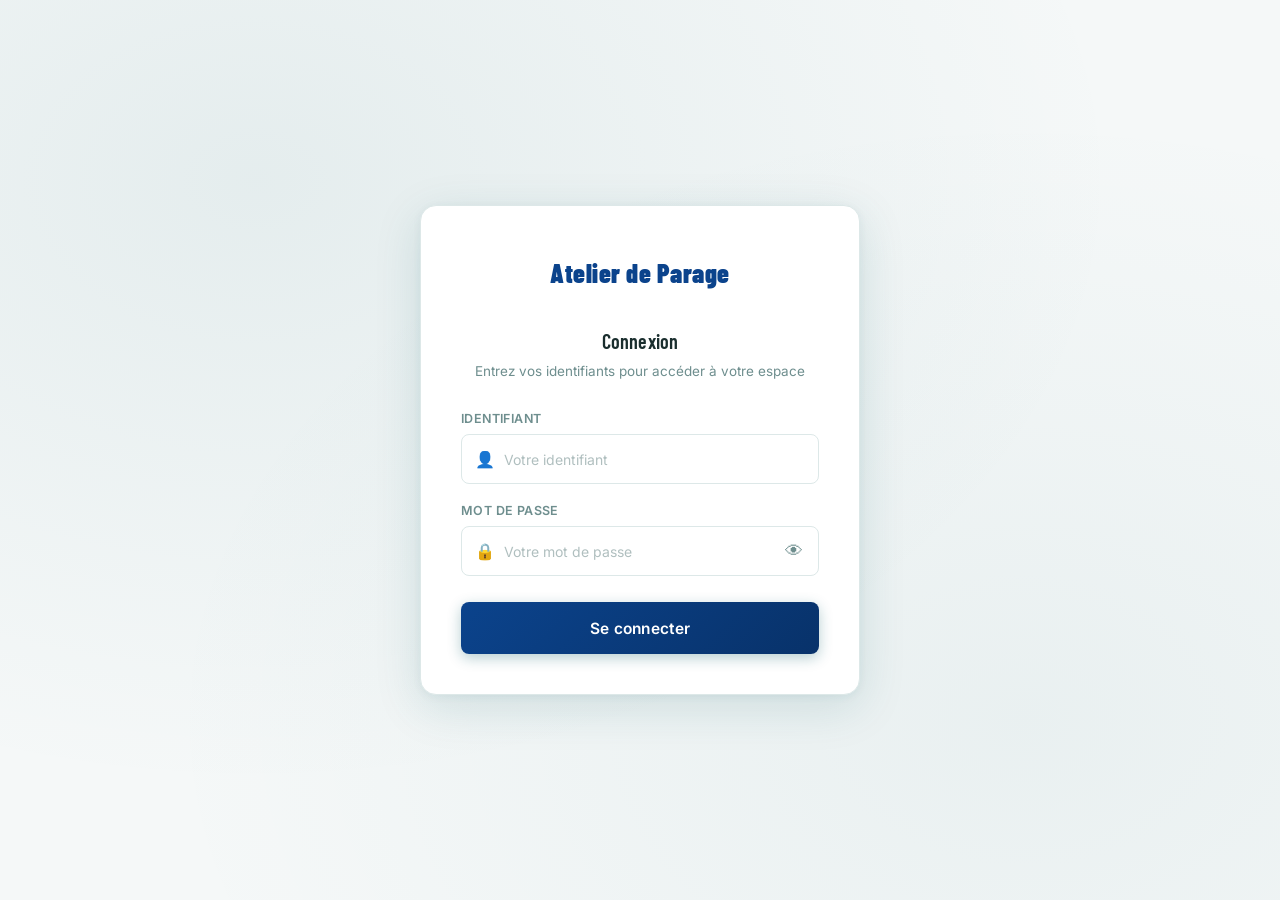
<file: reception.html>
<!doctype html>
<html lang="fr">
<head>
<meta charset="utf-8">
<meta name="viewport" content="width=device-width, initial-scale=1">
<title>Agent de réception — KPH</title>
<link rel="preconnect" href="https://fonts.googleapis.com">
<link href="https://fonts.googleapis.com/css2?family=Barlow+Condensed:wght@600;700&family=Inter:wght@400;500;600&family=JetBrains+Mono:wght@500;700&display=swap" rel="stylesheet">
<link rel="stylesheet" href="styles.css">
</head>
<body>
<div id="topbar-slot"></div>

<div class="page">
  <div class="page-head">
    <div class="eyebrow"></div>
    <h1></h1>
    <p>Chaque lot reçu génère un certificat de traçabilité. Le poids cuit (par chariot) et les déchets (par sac) sont horodatés automatiquement à la saisie.</p>
  </div>

  <div class="tabs">
    <div class="tab active" data-tab="lot">1 · Nouveau lot</div>
    <div class="tab" data-tab="cuit">2 · Poids cuit</div>
    <div class="tab" data-tab="dechets">3 · Déchets</div>
  </div>

  <!-- ===== TAB 1 : LOT ===== -->
  <div class="tabpanel active" id="panel-lot">
    <div class="card" id="lot-form-card">
      <h2><span class="n">01</span>Enregistrer un lot</h2>
      <div id="edit-mode-banner" style="display:none;background:linear-gradient(90deg,#0e7490,#0891b2);color:#fff;border-radius:8px;padding:10px 16px;margin-bottom:14px;font-size:0.97em;font-weight:600;letter-spacing:0.02em;display:none;align-items:center;gap:10px;">
        <span style="font-size:1.3em;">✏️</span> Mode édition — modifiez les champs puis cliquez <em>Enregistrer</em>
      </div>
      <div class="grid-3">
        <div class="field">
          <label>Certificat</label>
          <input type="text" id="lot-certificat" placeholder="TMIS 237 128 B04">
        </div>
        <div class="field">
          <label>Espèce</label>
          <input type="text" id="lot-espece" placeholder="T-1">
        </div>
        <div class="field">
          <label>Taille</label>
          <input type="text" id="lot-taille" placeholder="2-3">
        </div>
      </div>
      <div class="btn-row">
        <button class="btn btn-primary" id="lot-save-btn" onclick="saveLot()">Enregistrer le lot</button>
        <button class="btn" id="lot-cancel-btn" onclick="cancelEditLot()" style="display:none;background:#f1f5f9;color:#475569;border:1.5px solid #cbd5e1;">✕ Annuler</button>
      </div>
    </div>

    <div class="card">
      <h2><span class="n">·</span>Derniers lots enregistrés</h2>
      <div class="table-wrap">
        <table>
          <thead>
            <tr>
              <th>ID Lot</th>
              <th>Certificat</th>
              <th>Espèce</th>
              <th>Taille</th>
              <th>Actions</th>
            </tr>
            </thead>
          <tbody id="lot-table"></tbody>
        </table>
      </div>
    </div>
  </div>

  <!-- ===== TAB 2 : POIDS CUIT ===== -->
  <div class="tabpanel" id="panel-cuit">
    <div class="card">
      <h2><span class="n">02</span>Poids cuit (par chariot)</h2>
      <p class="hint" style="font-size:1.1em;">Date et heure enregistrées automatiquement au moment de la saisie. · <span style="display:inline-block;margin-left:10px;padding:4px 8px;background:#eef2f2;border-radius:4px;border:1px solid #dde8e8;">Total Grilles : <strong id="rec-count-grilles" style="font-weight:900;font-size:1.3em;color:#0e7490;">0</strong></span></p>
      <div class="field">
        <label>Groupe</label>
        <select id="cuit-groupe"><option value="1">Groupe 1</option><option value="2">Groupe 2</option></select>
      </div>
      <div class="field">
        <label>Lot / certificat</label>
        <select id="cuit-lot"></select>
      </div>
      <div class="grid-2">
        <div class="field">
          <label>Numéro chariot</label>
          <input type="number" id="cuit-chariot" placeholder="12">
        </div>
        <div class="field">
          <label>Poids grille (kg)</label>
          <input type="number" step="0.01" id="cuit-poids" placeholder="46.30">
        </div>
      </div>
      <div class="btn-row"><button class="btn btn-primary" onclick="saveCuit()">Enregistrer le poids cuit</button></div>
    </div>



    <div class="card">
      <h2><span class="n">·</span>Entrées du jour</h2>
      <div class="table-wrap">
        <table>
          <thead><tr><th>Heure</th><th>Groupe</th><th>Lot</th><th>Chariot</th><th>Poids grille (kg)</th><th></th></tr></thead>
          <tbody id="cuit-table"></tbody>
        </table>
      </div>
    </div>
  </div>

  <!-- ===== TAB 3 : DECHETS ===== -->
  <div class="tabpanel" id="panel-dechets">
    <div class="card">
      <h2><span class="n">03</span>Déchets (par sac)</h2>
      <p class="hint">Date et heure enregistrées automatiquement au moment de la saisie.</p>
      <div class="field">
        <label>Groupe</label>
        <select id="dech-groupe"><option value="1">Groupe 1</option><option value="2">Groupe 2</option></select>
      </div>
      <div class="grid-3">
        <div class="field">
          <label>Numéro sac (BAG)</label>
          <input type="number" id="dech-bag" placeholder="14">
        </div>
        <div class="field">
          <label>Poids taré (kg)</label>
          <input type="number" step="0.01" id="dech-tare" placeholder="2.10">
        </div>
        <div class="field">
          <label>Poids net (kg)</label>
          <input type="number" step="0.01" id="dech-net" placeholder="8.40">
        </div>
      </div>
      <div class="btn-row"><button class="btn btn-primary" onclick="saveDechets()">Enregistrer les déchets</button></div>
    </div>

    <div class="card">
      <h2><span class="n">·</span>Entrées du jour</h2>
      <div class="table-wrap">
        <table>
          <thead><tr><th>Heure</th><th>Groupe</th><th>Sac</th><th>Taré (kg)</th><th>Net (kg)</th><th></th></tr></thead>
          <tbody id="dechets-table"></tbody>
        </table>
      </div>
    </div>
  </div>
</div>

<script src="app.js"></script>
<script>
checkAuth(['reception', 'admin']);
document.getElementById('topbar-slot').outerHTML = buildTopbar('Agent de réception');


document.querySelectorAll('.tab').forEach(t => t.addEventListener('click', () => {
  document.querySelectorAll('.tab').forEach(x=>x.classList.remove('active'));
  document.querySelectorAll('.tabpanel').forEach(x=>x.classList.remove('active'));
  t.classList.add('active');
  document.getElementById('panel-' + t.dataset.tab).classList.add('active');
}));

// Global variable
let editLotId = null;

async function saveLot() {
  const btn = document.querySelector('#panel-lot .btn-primary');
  if (btn.disabled) return;
  btn.disabled = true;
  const origText = btn.textContent;
  btn.textContent = 'Enregistrement…';
  try {
    const certificat = document.getElementById('lot-certificat').value.trim();
    const espece = document.getElementById('lot-espece').value.trim();
    const taille = document.getElementById('lot-taille').value.trim();

    if (!certificat) {
      toast('Le numéro de certificat est requis');
      return;
    }

    let row;

    if (editLotId !== null) {
      row = await DB.update('lot', editLotId, { certificat, espece, taille });
      toast('Lot modifié');
      editLotId = null;
    } else {
      row = await DB.add('lot', { certificat, espece, taille });
      toast('Lot ' + certificat + ' enregistré');
    }

    ['lot-certificat', 'lot-espece', 'lot-taille'].forEach(id => {
      document.getElementById(id).value = '';
    });

    // Reset edit-mode UI
    document.getElementById('edit-mode-banner').style.display = 'none';
    document.getElementById('lot-cancel-btn').style.display = 'none';
    document.getElementById('lot-save-btn').textContent = 'Enregistrer le lot';
    const card = document.getElementById('lot-form-card');
    card.style.outline = '';
    card.style.boxShadow = '';

    renderLots();

    const lastLot = DB.last('lot');
    document.getElementById('cuit-lot').innerHTML =
      lotOptions(lastLot ? lastLot.id : null);
  } catch(e) {
    if (e.message !== 'save_in_progress') toast('Erreur réseau, réessayez');
  } finally {
    btn.disabled = false;
    btn.textContent = origText;
  }
}
function editLot(id) {
  const lot = DB.get('lot').find(l => l.id === id);
  if (!lot) return;

  document.getElementById('lot-certificat').value = lot.certificat;
  document.getElementById('lot-espece').value = lot.espece || '';
  document.getElementById('lot-taille').value = lot.taille || '';

  editLotId = id;

  // Show edit-mode UI
  const banner = document.getElementById('edit-mode-banner');
  banner.style.display = 'flex';
  document.getElementById('lot-cancel-btn').style.display = '';
  document.getElementById('lot-save-btn').textContent = '💾 Mettre à jour le lot';
  const card = document.getElementById('lot-form-card');
  card.style.outline = '2.5px solid #0891b2';
  card.style.boxShadow = '0 0 0 4px rgba(8,145,178,0.13)';

  // Scroll to form & focus first field
  card.scrollIntoView({ behavior: 'smooth', block: 'start' });
  document.getElementById('lot-certificat').focus();
}

function cancelEditLot() {
  editLotId = null;
  ['lot-certificat', 'lot-espece', 'lot-taille'].forEach(id => {
    document.getElementById(id).value = '';
  });
  document.getElementById('edit-mode-banner').style.display = 'none';
  document.getElementById('lot-cancel-btn').style.display = 'none';
  document.getElementById('lot-save-btn').textContent = 'Enregistrer le lot';
  const card = document.getElementById('lot-form-card');
  card.style.outline = '';
  card.style.boxShadow = '';
}
function renderLots(){
  const lots = DB.get('lot').slice().sort((a, b) => a.id - b.id);
  const last3 = lots.slice(-6).reverse();
  document.getElementById('lot-table').innerHTML = last3.length ? last3.map(l => `
    <tr id="lot-row-${l.id}">
      <td data-label="ID Lot"><span class="ticket">${l.id}</span></td>
      <td data-label="Certificat">${l.certificat}</td>
      <td data-label="Espèce">${l.espece||'—'}</td>
      <td data-label="Taille">${l.taille||'—'}</td>
      <td style="display:flex;gap:6px;flex-wrap:wrap;">
        <button
          class="btn"
          onclick="editLot(${l.id})"
          style="padding:6px 10px;min-height:32px;font-size:12px;background:#e0f2fe;color:#0369a1;border:1.5px solid #bae6fd;">
          ✏️ Modifier
        </button>
        <button
          class="btn btn-danger"
          data-del="lot"
          data-id="${l.id}"
          style="padding:6px 10px;min-height:32px;font-size:12px">
          Suppr.
        </button>
      </td>
    </tr>`).join('') : `<tr class="empty-row"><td colspan="5">Aucun lot enregistré pour le moment</td></tr>`;
}

async function saveCuit(){
  const btn = document.querySelector('#panel-cuit .btn-primary');
  if (btn.disabled) return;
  btn.disabled = true;
  const origText = btn.textContent;
  btn.textContent = 'Enregistrement…';
  try {
    const idLot = Number(document.getElementById('cuit-lot').value);
    const lot = DB.get('lot').find(l=>l.id===idLot);
    if(!lot){ toast('Créez d\'abord un lot'); return; }
    const record = {
      dateProduction: computeDateProduction(),
      heure: nowHM(),
      groupe: Number(document.getElementById('cuit-groupe').value),
      certificat: lot.certificat, espece: lot.espece, taille: lot.taille,
      numeroChariot: Number(document.getElementById('cuit-chariot').value)||0,
      poidsGrille: Number(document.getElementById('cuit-poids').value)||0
    };
    const row = await DB.add('poidscuit', record);
    document.getElementById('cuit-poids').value = '';
    document.getElementById('cuit-poids').focus();
    toast('Poids cuit enregistré à ' + record.heure);
    renderCuit();
  } catch(e) {
    if (e.message !== 'save_in_progress') toast('Erreur réseau, réessayez');
  } finally {
    btn.disabled = false;
    btn.textContent = origText;
  }
}
function renderCuit() {
  const rows = DB.get('poidscuit')
    .filter(r => isProductionDateMatch(r.createdAt, computeDateProduction()));

  // ── Compteur grilles ──
  const countEl = document.getElementById('rec-count-grilles');
  if (countEl) countEl.textContent = rows.length;

  const lastRows = [...rows]
    .sort((a, b) => b.id - a.id)
    .slice(0, 850);

  document.getElementById('cuit-table').innerHTML = lastRows.length
    ? lastRows.map(r => `
      <tr>
        <td data-label="Heure">${r.heure || '—'}</td>
        <td data-label="Groupe">${r.groupe}</td>
        <td data-label="Lot">${r.certificat}</td>
        <td data-label="Chariot">#${r.numeroChariot}</td>
        <td data-label="Poids grille">${fmt(r.poidsGrille)}</td>
        <td>
          <button class="btn btn-danger" data-del="poidscuit" data-id="${r.id}" style="padding:6px 10px;min-height:32px;font-size:12.5px">
            Suppr.
          </button>
        </td>
      </tr>
    `).join('')
    : `<tr class="empty-row"><td colspan="6">Aucune saisie aujourd'hui</td></tr>`;
}
async function saveDechets(){
  const btn = document.querySelector('#panel-dechets .btn-primary');
  if (btn.disabled) return;
  btn.disabled = true;
  const origText = btn.textContent;
  btn.textContent = 'Enregistrement…';
  try {
    const record = {
      dateProduction: computeDateProduction(),
      heure: nowHM(),
      groupe: Number(document.getElementById('dech-groupe').value),
      numeroBag: Number(document.getElementById('dech-bag').value)||0,
      poidsTare: Number(document.getElementById('dech-tare').value)||0,
      poidsNet: Number(document.getElementById('dech-net').value)||0
    };
    const row = await DB.add('dechets', record);
    ['dech-bag','dech-tare','dech-net'].forEach(id => document.getElementById(id).value='');
    toast('Déchets enregistrés à ' + record.heure);
    renderDechets();
  } catch(e) {
    if (e.message !== 'save_in_progress') toast('Erreur réseau, réessayez');
  } finally {
    btn.disabled = false;
    btn.textContent = origText;
  }
}
function renderDechets(){
  const rows = DB.get('dechets').filter(r => r.dateProduction === computeDateProduction());
  document.getElementById('dechets-table').innerHTML = rows.length ? rows.map(r => `
    <tr>
      <td data-label="Heure">${r.heure||'—'}</td>
      <td data-label="Groupe">${r.groupe}</td>
      <td data-label="Sac">#${r.numeroBag}</td>
      <td data-label="Taré (kg)">${fmt(r.poidsTare)}</td>
      <td data-label="Net (kg)">${fmt(r.poidsNet)}</td>
      <td><button class="btn btn-danger" data-del="dechets" data-id="${r.id}" style="padding:6px 10px;min-height:32px;font-size:12.5px">Suppr.</button></td>
    </tr>`).join('')
    : `<tr class="empty-row"><td colspan="6">Aucune saisie aujourd'hui</td></tr>`;
}

window.__renderers.poidscuit = renderCuit;
window.__renderers.dechets = renderDechets;

window.DB_READY.then(() => {
  document.getElementById('cuit-lot').innerHTML = lotOptions(DB.last('lot') ? DB.last('lot').id : null);
  renderLots(); renderCuit(); renderDechets();
});
</script>
</body>
</html>
</file>
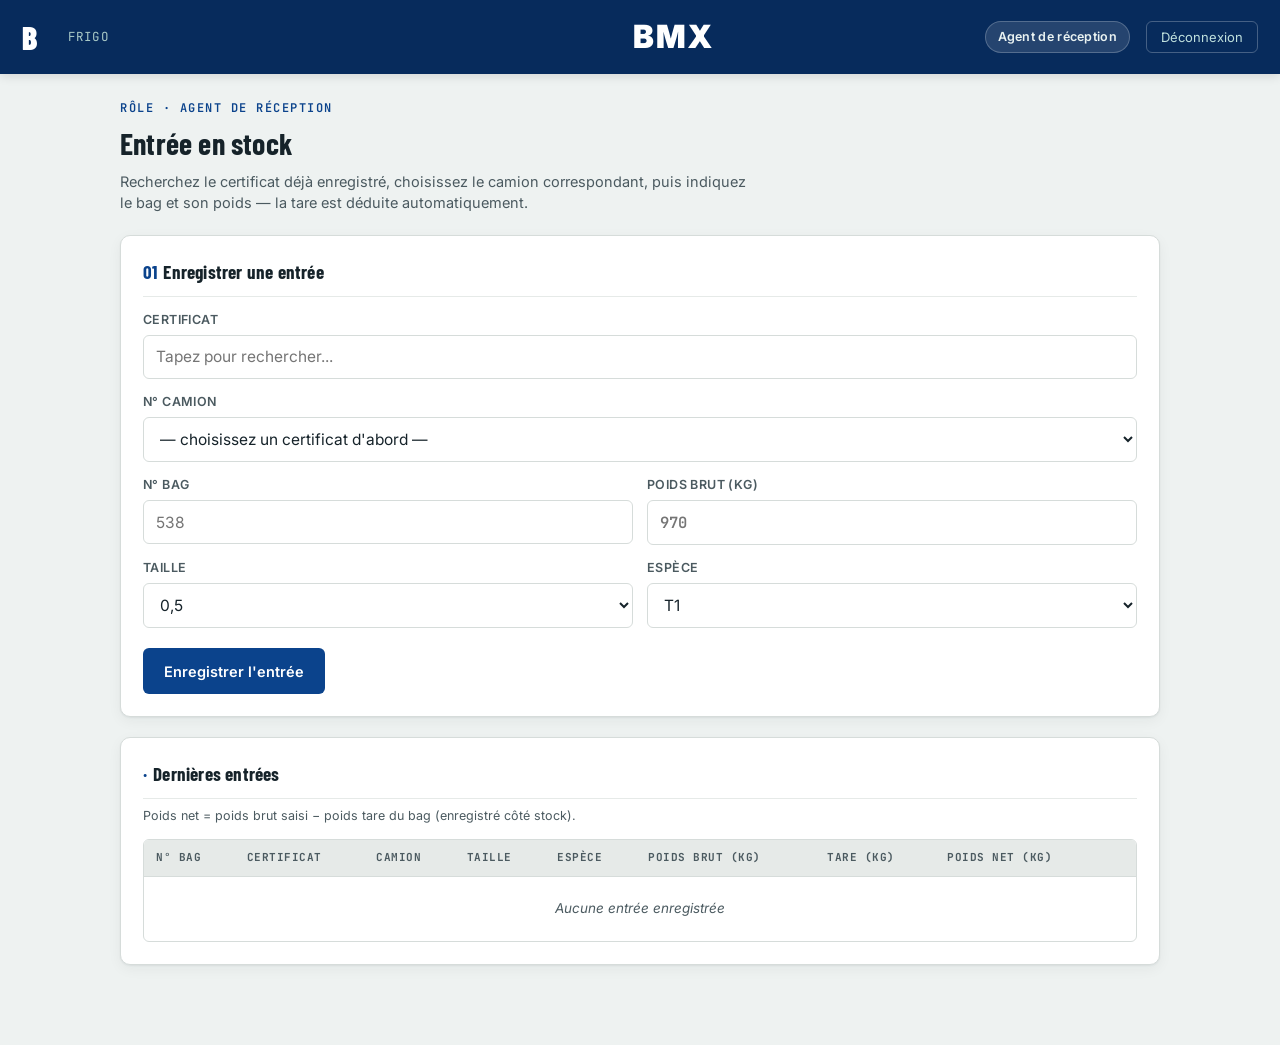
<file: reception_stock.html>
<!doctype html>
<html lang="fr">
<head>
<meta charset="utf-8">
<meta name="viewport" content="width=device-width, initial-scale=1">
<title>Agent de réception — KPH</title>
<link rel="preconnect" href="https://fonts.googleapis.com">
<link href="https://fonts.googleapis.com/css2?family=Barlow+Condensed:wght@600;700&family=Inter:wght@400;500;600&family=JetBrains+Mono:wght@500;700&display=swap" rel="stylesheet">
<link rel="stylesheet" href="stock-styles.css">
</head>
<body>
<div id="topbar-slot"></div>

<div class="page">
  <div class="page-head">
    <div class="eyebrow">Rôle · Agent de réception</div>
    <h1>Entrée en stock</h1>
    <p>Recherchez le certificat déjà enregistré, choisissez le camion correspondant, puis indiquez le bag et son poids — la tare est déduite automatiquement.</p>
  </div>

  <div class="card">
    <h2><span class="n">01</span>Enregistrer une entrée</h2>

    <div class="field">
      <label>Certificat</label>
      <input type="text" id="e-certificat" autocomplete="off" placeholder="Tapez pour rechercher..." oninput="formatCertificat(this); showAutocomplete(this.value); syncCamions()" onfocus="showAutocomplete(this.value)">
      <div id="cert-autocomplete" class="autocomplete-dropdown"></div>
    </div>

    <div class="field">
      <label>N° Camion</label>
      <select id="e-camion" onchange="syncTicket()"><option value="">— choisissez un certificat d'abord —</option></select>
    </div>
    <div id="cert-ticket"></div>

    <div class="grid-2" style="margin-top:14px">
      <div class="field">
        <label>N° BAG</label>
        <input type="text" id="e-bag" placeholder="538">
      </div>
      <div class="field">
        <label>Poids brut (kg)</label>
        <input type="number" step="0.01" id="e-poids" placeholder="970">
      </div>
    </div>
    <div class="grid-2">
      <div class="field"><label>Taille</label><select id="e-taille"></select></div>
      <div class="field"><label>Espèce</label><select id="e-espece"></select></div>
    </div>
    <div class="btn-row"><button class="btn btn-primary" onclick="saveEntree()">Enregistrer l'entrée</button></div>
  </div>

  <div class="card">
    <h2><span class="n">·</span>Dernières entrées</h2>
    <p class="hint">Poids net = poids brut saisi − poids tare du bag (enregistré côté stock).</p>
    <div class="table-wrap">
      <table>
        <thead><tr><th>N° BAG</th><th>Certificat</th><th>Camion</th><th>Taille</th><th>Espèce</th><th>Poids brut (kg)</th><th>Tare (kg)</th><th>Poids net (kg)</th><th></th></tr></thead>
        <tbody id="entree-table"></tbody>
      </table>
    </div>
  </div>
</div>

<script src="app.js"></script>
<script src="stock-app.js"></script>
<script>
document.getElementById('topbar-slot').outerHTML = buildTopbar('Agent de réception', 'FRIGO');


document.getElementById('e-taille').innerHTML = tailleOptions();
document.getElementById('e-espece').innerHTML = especeOptions();

function formatCertificat(input) {
  let val = input.value.replace(/\s+/g, '').toUpperCase();
  let formatted = '';
  if (val.length > 0) formatted += val.substring(0, 4);
  if (val.length > 4) formatted += ' ' + val.substring(4, 7);
  if (val.length > 7) formatted += ' ' + val.substring(7, 10);
  if (val.length > 10) formatted += ' ' + val.substring(10, 13);
  if (val.length > 13) formatted += val.substring(13);
  input.value = formatted;
}

function showAutocomplete(val) {
  const container = document.getElementById('cert-autocomplete');
  const allCerts = uniqueCertificatNames();
  
  if (!val) {
    container.innerHTML = allCerts.map(c => `<div class="autocomplete-item" onclick="selectCertificat('${c}')">${c}</div>`).join('');
    container.style.display = allCerts.length ? 'block' : 'none';
    return;
  }
  
  const search = val.toUpperCase().replace(/\s+/g, '');
  const matches = allCerts.filter(c => c.toUpperCase().replace(/\s+/g, '').includes(search));
  
  if (matches.length === 0) {
    container.style.display = 'none';
    return;
  }
  
  container.innerHTML = matches.map(c => `<div class="autocomplete-item" onclick="selectCertificat('${c}')">${c}</div>`).join('');
  container.style.display = 'block';
}

function selectCertificat(cert) {
  document.getElementById('e-certificat').value = cert;
  document.getElementById('cert-autocomplete').style.display = 'none';
  syncCamions();
}

document.addEventListener('click', function(e) {
  if (e.target.id !== 'e-certificat') {
    const ac = document.getElementById('cert-autocomplete');
    if(ac) ac.style.display = 'none';
  }
});

function syncCamions(){
  const certificat = document.getElementById('e-certificat').value.trim();
  const rows = certificatRowsByName(certificat);
  const camionSelect = document.getElementById('e-camion');
  if(!rows.length){
    camionSelect.innerHTML = '<option value="">— aucun camion trouvé pour ce certificat —</option>';
    document.getElementById('cert-ticket').innerHTML = '';
    return;
  }
  camionSelect.innerHTML = rows.map(r => `<option value="${r.numCamion}" data-contenaire="${r.numContenaire}">${r.numCamion}</option>`).join('');
  syncTicket();
}

function syncTicket(){
  const certificat = document.getElementById('e-certificat').value.trim();
  const camionSelect = document.getElementById('e-camion');
  const opt = camionSelect.options[camionSelect.selectedIndex];
  const numCamion = camionSelect.value;
  const numContenaire = opt ? opt.dataset.contenaire : '';
  document.getElementById('cert-ticket').innerHTML = (certificat && numCamion) ? `
    <span class="ticket"><span class="lbl">Certificat</span>${certificat} · contenaire ${numContenaire} · camion ${numCamion}</span>`
    : '';
}

async function saveEntree(){
  const certificat = document.getElementById('e-certificat').value.trim();
  const camionSelect = document.getElementById('e-camion');
  const numCamion = camionSelect.value;
  const opt = camionSelect.options[camionSelect.selectedIndex];
  const numContenaire = opt ? opt.dataset.contenaire : '';
  const numBag = document.getElementById('e-bag').value.trim();
  const poids = Number(document.getElementById('e-poids').value)||0;

  if(!certificat || !certificatRowsByName(certificat).length){ toast('Certificat introuvable — vérifiez la saisie'); return; }
  if(!numCamion){ toast('Choisissez un camion'); return; }
  if(!numBag){ toast('Indiquez le numéro de bag'); return; }
  
  if (!numBag.toUpperCase().includes('X') && findAllEntreesActive(numBag).length > 0) {
    toast('Ce bag est déjà en stock — attendez sa sortie.');
    return;
  }

  if(!poids){ toast('Indiquez le poids'); return; }

  const poidsTare = getBagTare(numBag);
  const record = {
    certificat, numContenaire, numCamion, numBag,
    poids, poidsTare, poidsNet: poids - poidsTare,
    taille: document.getElementById('e-taille').value,
    espece: document.getElementById('e-espece').value,
    dateEntree: computeDateProduction(), heure: nowHM()
  };
  const row = await DB.add('entree', record);
  document.getElementById('e-bag').value = '';
  document.getElementById('e-poids').value = '';
  toast('Bag ' + numBag + ' entré en stock (net ' + fmt(record.poidsNet) + ' kg)');
  renderEntreeTable();
}

function renderEntreeTable(){
  const rows = DB.get('entree').slice(-15).reverse();
  document.getElementById('entree-table').innerHTML = rows.length ? rows.map(e => `
    <tr><td>${e.numBag}</td><td>${e.certificat}</td><td>${e.numCamion||'—'}</td><td>${e.taille||'—'}</td><td>${e.espece||'—'}</td>
    <td>${fmt(e.poids)}</td><td>${fmt(e.poidsTare)}</td><td><strong>${fmt(entreeNet(e))}</strong></td>
    <td><button class="btn btn-danger" data-del="entree" data-id="${e.id}" style="padding:6px 10px;min-height:32px;font-size:12.5px">Suppr.</button></td></tr>`
  ).join('') : `<tr class="empty-row"><td colspan="9">Aucune entrée enregistrée</td></tr>`;
}
window.__renderers.entree = renderEntreeTable;

renderEntreeTable();
</script>
</body>
</html>
</file>
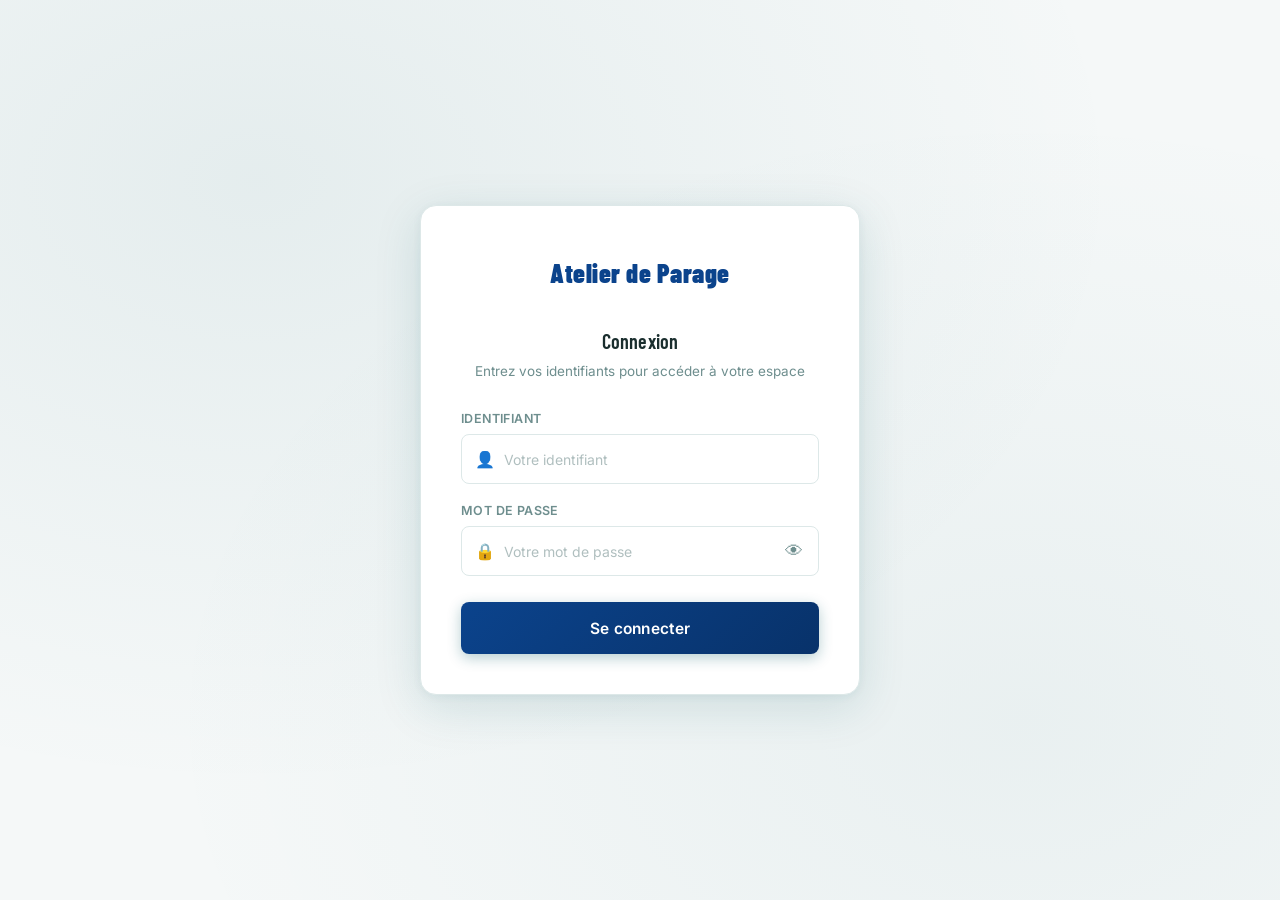
<file: rh.html>
<!doctype html>
<html lang="fr">
<head>
<meta charset="utf-8">
<meta name="viewport" content="width=device-width, initial-scale=1">
<title></title>
<link rel="preconnect" href="https://fonts.googleapis.com">
<link href="https://fonts.googleapis.com/css2?family=Barlow+Condensed:wght@600;700&family=Inter:wght@400;500;600&family=JetBrains+Mono:wght@500;700&display=swap" rel="stylesheet">
<link rel="stylesheet" href="styles.css">
</head>
<body>
<div id="topbar-slot"></div>

<div class="page">
  <div class="page-head">
    <div class="eyebrow"></div>
    <h1></h1>
    <p></p>
  </div>

  <div class="tabs">
    
    <div class="tab" data-tab="heures">Heures</div>
    <!--<div class="tab" data-tab="grilles">Grilles </div>-->
  </div>

 

 
  

  <!-- ================= HEURES ================= -->
  <div class="tabpanel" id="panel-heures">
    <div class="card">
      <h2><span class="n">01</span>Filtres</h2>
      <div class="grid-3">
        <div class="field"><label>Date</label><input type="date" id="h-date" onchange="renderHeuresTab()"></div>
        <div class="field"><label>Groupe</label><select id="h-groupe" onchange="renderHeuresTab()">
          <option value="">Tous les groupes</option><option value="1">Groupe 1</option><option value="2">Groupe 2</option>
        </select></div>
        <div class="field"><label>Service</label><select id="h-service" onchange="renderHeuresTab()">
          <option value="">Tous les services</option>
        </select></div>
      </div>
    </div>
    <div class="card">
      <div class="heures-card-header">
        <h2><span class="n">·</span>Total Heures Travaillées</h2>
        <div class="heures-card-total">Total : <span id="h-total-heures">—</span> h</div>
      </div>
      <div class="table-wrap">
        <table>
          <thead><tr><th>Opératrice</th><th>Numéro</th><th>Groupe</th><th>Services</th><th>Cycle 1</th>
            <th>Cycle 2</th><th>Cycle 3</th><th>Heures</th></tr></thead>
          <tbody id="heures-table"></tbody>
        </table>
      </div>
    </div>
  </div>

  

</div>

<script src="app.js"></script>
<script>
checkAuth(['rh', 'admin']);
document.getElementById('topbar-slot').outerHTML = buildTopbar('Ressources Humaines');

document.querySelectorAll('.tab').forEach(t => t.addEventListener('click', () => {
  document.querySelectorAll('.tab').forEach(x=>x.classList.remove('active'));
  document.querySelectorAll('.tabpanel').forEach(x=>x.classList.remove('active'));
  t.classList.add('active');
  document.getElementById('panel-' + t.dataset.tab).classList.add('active');
  const map = { rendement:renderRendement, certificats:renderCertificats, frais:renderFrais, pertes:renderPertes, ops:renderOps, heures:renderHeuresTab, grilles:renderRendement };
  if(map[t.dataset.tab]) map[t.dataset.tab]();
}));

// Define updateServiceOptions before it's used
function updateServiceOptions() {
  const select = document.getElementById('h-service');
  if (!select) return;
  const currentVal = select.value;
  const ops = DB.get('operatrice');
  const servicesSet = new Set();
  ops.forEach(o => {
    if (o.services) {
      o.services.split(',').forEach(s => {
        const serv = s.trim();
        if (serv) servicesSet.add(serv);
      });
    }
  });
  const services = Array.from(servicesSet).sort();
  let html = '<option value="">Tous les services</option>';
  services.forEach(s => {
    html += `<option value="${s}" ${s === currentVal ? 'selected' : ''}>${s}</option>`;
  });
  select.innerHTML = html;
}







document.getElementById('h-date').value = computeDateProduction();

/* ---------- heures ---------- */
/*
function countCycles(h) {
  let cycles = 0;

  if (h.entree1 && h.sortie1) cycles++;
  if (h.entree2 && h.sortie2) cycles++;
  if (h.entree3 && h.sortie3) cycles++;

  return cycles;
} */

function cycleLabel(e, s) {
  return (e || s) ? `${e || '—'} → ${s || '—'}` : '—';
}
function renderHeuresTab() {
  const date = document.getElementById('h-date').value;
  const groupe = document.getElementById('h-groupe').value;
  const service = document.getElementById('h-service').value.trim().toLowerCase();
  
  let rows = DB.get('heures').filter(h => 
    (!date || h.dateProduction === date) &&
    (!groupe || String(h.groupe) === String(groupe))
  );
  
  const data = [];
  rows.forEach(h => {
    const op = DB.get('operatrice').find(o => o.num === h.num && String(o.groupe) === String(h.groupe));
    const opServices = op && op.services ? op.services.toLowerCase() : '';
    if (service && !opServices.includes(service)) return;
    
    data.push({
      operatrice: op ? op.nomPrenom : h.nomPrenom,
      num: h.num,
      groupe: h.groupe,
      services: op ? op.services : '—',
      cycle1: cycleLabel(h.entree1, h.sortie1),
      cycle2: cycleLabel(h.entree2, h.sortie2),
      cycle3: cycleLabel(h.entree3, h.sortie3),
      heures: h.heures
    });
  });
  
  let totalH = 0;
  document.getElementById('heures-table').innerHTML = data.length ? data.map(r => {
    totalH += Number(r.heures) || 0;
    return `<tr>
      <td data-label="Opératrice">${r.operatrice}</td>
      <td data-label="Numéro">${r.num}</td>
      <td data-label="Groupe">${r.groupe}</td>
      <td data-label="Services">${r.services||'—'}</td>
      <td data-label="Cycle 1">${r.cycle1}</td>
        <td data-label="Cycle 2">${r.cycle2}</td>
        <td data-label="Cycle 3">${r.cycle3}</td>
      <td data-label="Heures"><strong>${fmt(r.heures,2)} h</strong></td>
    </tr>`;
  }).join('') : '<tr class="empty-row"><td colspan="8">Aucune donnée pour ce filtre</td></tr>';
  
  document.getElementById('h-total-heures').textContent = data.length ? fmt(totalH, 2) : '—';
}


window.__renderers.heures = renderHeuresTab;

window.DB_READY.then(() => {
  const tab = document.querySelector('.tab[data-tab="heures"]');
  const panel = document.getElementById('panel-heures');
  if (tab) tab.classList.add('active');
  if (panel) panel.classList.add('active');
  renderHeuresTab();
  updateServiceOptions();
  
});
</script>
</body>
</html>
</file>
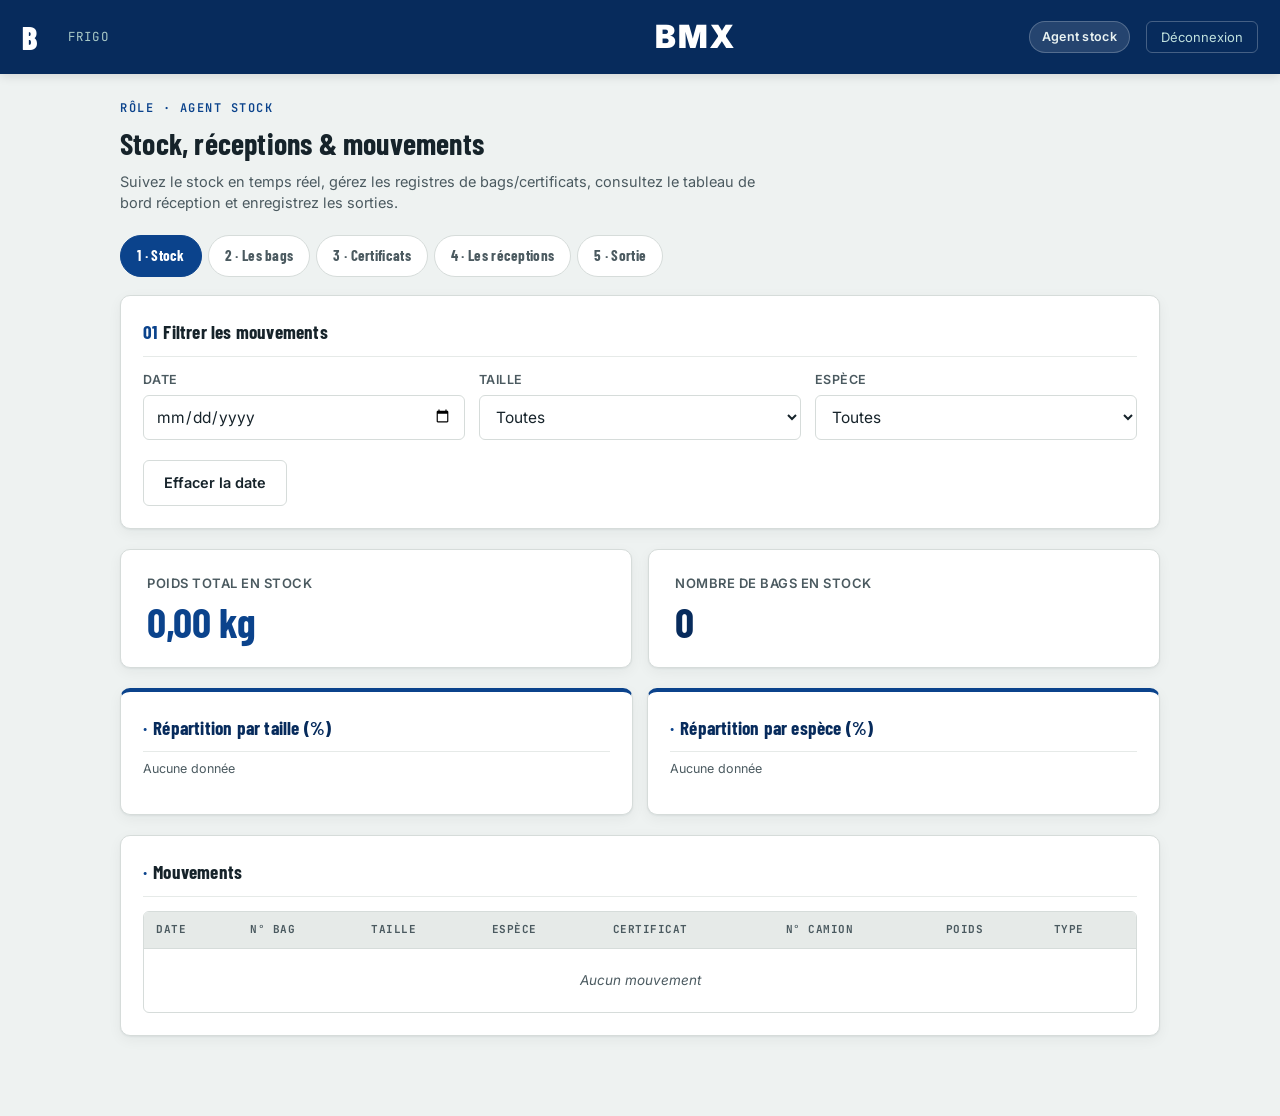
<file: stock.html>
<!doctype html>
<html lang="fr">
<head>
<meta charset="utf-8">
<meta name="viewport" content="width=device-width, initial-scale=1">
<title>Agent stock — KPH</title>
<link rel="preconnect" href="https://fonts.googleapis.com">
<link href="https://fonts.googleapis.com/css2?family=Barlow+Condensed:wght@600;700&family=Inter:wght@400;500;600&family=JetBrains+Mono:wght@500;700&display=swap" rel="stylesheet">
<link rel="stylesheet" href="stock-styles.css">
</head>
<body>
<div id="topbar-slot"></div>

<div class="page">
  <div class="page-head">
    <div class="eyebrow">Rôle · Agent stock</div>
    <h1>Stock, réceptions &amp; mouvements</h1>
    <p>Suivez le stock en temps réel, gérez les registres de bags/certificats, consultez le tableau de bord réception et enregistrez les sorties.</p>
  </div>

  <div class="tabs">
    <div class="tab active" data-tab="stock">1 · Stock</div>
    <div class="tab" data-tab="bags">2 · Les bags</div>
    <div class="tab" data-tab="certificats">3 · Certificats</div>
    <div class="tab" data-tab="receptions">4 · Les réceptions</div>
    <div class="tab" data-tab="sortie">5 · Sortie</div>
  </div>

  <!-- ===== TAB 1 : STOCK (dashboard) ===== -->
  <div class="tabpanel active" id="panel-stock">

    <div class="card">
      <h2><span class="n">01</span>Filtrer les mouvements</h2>
      <div class="grid-3">
        <div class="field"><label>Date</label><input type="date" id="m-date" onchange="renderStock()"></div>
        <div class="field"><label>Taille</label><select id="m-taille" onchange="renderStock()"><option value="">Toutes</option></select></div>
        <div class="field"><label>Espèce</label><select id="m-espece" onchange="renderStock()"><option value="">Toutes</option></select></div>
      </div>
      <div class="btn-row"><button class="btn btn-secondary" onclick="document.getElementById('m-date').value='';renderStock();">Effacer la date</button></div>
    </div>

    <div class="stock-stats">
      <div class="stock-stat"><div class="label">Poids total en stock</div><div class="value good" id="k-poids">—</div></div>
      <div class="stock-stat"><div class="label">Nombre de bags en stock</div><div class="value" id="k-nbags">—</div></div>
    </div>

    <div class="grid-2 split-cards">
      <div class="card card-accent">
        <h2><span class="n">·</span>Répartition par taille (%)</h2>
        <div id="taille-chips"></div>
      </div>

      <div class="card card-accent">
        <h2><span class="n">·</span>Répartition par espèce (%)</h2>
        <div id="espece-chips"></div>
      </div>
    </div>

    

    <div class="card">
      <h2><span class="n">·</span>Mouvements</h2>
      <div class="table-wrap">
        <table>
          <thead><tr><th>Date</th><th>N° BAG</th><th>Taille</th><th>Espèce</th><th>Certificat</th><th>N° Camion</th><th>Poids</th><th>Type</th></tr></thead>
          <tbody id="mvt-table"></tbody>
        </table>
      </div>
    </div>
  </div>

  <!-- ===== TAB 2 : LES BAGS ===== -->
  <div class="tabpanel" id="panel-bags">
    <div class="card">
      <h2><span class="n">02</span>Enregistrer un bag</h2>
      <div class="grid-2">
        <div class="field">
          <label>N° BAG</label>
          <input type="text" id="bag-num" placeholder="538">
        </div>
        <div class="field">
          <label>Poids tare (kg)</label>
          <input type="number" step="0.01" id="bag-tare" placeholder="220">
        </div>
      </div>
      <div class="btn-row"><button class="btn btn-primary" onclick="saveBag()">Enregistrer le bag</button></div>
    </div>

    <div class="card">
      <h2><span class="n">·</span>Bags enregistrés</h2>
      <div class="table-wrap">
        <table>
          <thead><tr><th>N° BAG</th><th>Poids tare (kg)</th><th></th></tr></thead>
          <tbody id="bags-table"></tbody>
        </table>
      </div>
    </div>
  </div>

  <!-- ===== TAB 3 : CERTIFICATS ===== -->
  <div class="tabpanel" id="panel-certificats">
    <div class="card">
      <h2><span class="n">03</span>Enregistrer un certificat</h2>
      <div class="grid-2">
        <div class="field">
          <label>Certificat</label>
          <input type="text" id="cert-certificat" placeholder="TMIS 237 128 B04" oninput="formatCertificat(this)">
        </div>
        <div class="field">
          <label>N° Contenaire</label>
          <input type="text" id="cert-contenaire" placeholder="CONT-4521">
        </div>
      </div>
      <div class="grid-2">
        <div class="field">
          <label>N° Camion</label>
          <input type="text" id="cert-camion" placeholder="12345-A-6">
        </div>
        <div class="field">
          <label>Poids réceptionné (kg)</label>
          <input type="number" step="0.01" id="cert-poids" placeholder="26220">
        </div>
      </div>
      <div class="btn-row"><button class="btn btn-primary" onclick="saveCertificat()">Enregistrer le certificat</button></div>
    </div>

    <div class="card">
      <h2><span class="n">·</span>Certificats enregistrés</h2>
      <p class="hint">Un même certificat peut avoir plusieurs lignes si plusieurs camions livrent sous ce certificat.</p>
      <div class="table-wrap">
        <table>
          <thead><tr><th>Certificat</th><th>Contenaire</th><th>Camion</th><th>Poids réceptionné (kg)</th><th></th></tr></thead>
          <tbody id="certificats-table"></tbody>
        </table>
      </div>
    </div>
  </div>

  <!-- ===== TAB 4 : LES RÉCEPTIONS (dashboard) ===== -->
  <div class="tabpanel" id="panel-receptions">
    <div class="card">
      <h2><span class="n">01</span>Filtres</h2>
      <div class="grid-3">
        <div class="field"><label>Certificat</label><select id="f-certificat" onchange="syncCamionFilter();renderReceptions();"><option value="">Tous</option></select></div>
        <div class="field"><label>N° Camion</label><select id="f-camion" onchange="renderReceptions()"><option value="">Tous</option></select></div>
        <div class="field"><label>Taille</label><select id="f-taille" onchange="renderReceptions()"><option value="">Toutes</option></select></div>
      </div>
      <div class="field" style="max-width:260px">
        <label>Espèce</label>
        <select id="f-espece" onchange="renderReceptions()"><option value="">Toutes</option></select>
      </div>
    </div>

    <div class="stock-stats">
      <div class="stock-stat"><div class="label">Total poids réceptionné</div><div class="value" id="k-total-recu">—</div></div>
      <div class="stock-stat"><div class="label">Total poids entré en stock</div><div class="value good" id="k-total-entree">—</div></div>
    </div>

   

    <div class="grid-2 split-cards">
      <div class="card card-accent">
        <h2><span class="n">·</span>Répartition par taille (%)</h2>
        <div id="r-taille-chips"></div>
      </div>

      <div class="card card-accent">
        <h2><span class="n">·</span>Répartition par espèce (%)</h2>
        <div id="r-espece-chips"></div>
      </div>
    </div>

    <div class="card">
      <h2><span class="n">·</span>Mouvements (bags sortis en évidence)</h2>
      <div class="table-wrap">
        <table>
          <thead><tr><th>Date</th><th>BAG</th><th>Certificat</th><th>Camion</th><th>Taille</th><th>Espèce</th><th>Poids</th><th>Type</th></tr></thead>
          <tbody id="r-mvt-table"></tbody>
        </table>
      </div>
    </div>
    <div class="card">
      <h2><span class="n">·</span>Poids réceptionné par camion</h2>
      <div class="table-wrap">
        <table>
          <thead><tr><th>N° Camion</th><th>Poids réceptionné (kg)</th></tr></thead>
          <tbody id="camion-table"></tbody>
        </table>
      </div>
    </div>
  </div>

  <!-- ===== TAB 5 : SORTIE ===== -->
  <div class="tabpanel" id="panel-sortie">
    <div class="card">
      <h2><span class="n">05</span>Enregistrer une sortie de stock</h2>
      <div class="grid-2">
        <div class="field">
          <label>Date de sortie</label>
          <input type="date" id="so-date">
        </div>
        <div class="field">
          <label>N° BAG</label>
          <input type="text" id="so-bag" list="bags-en-stock" placeholder="Tapez ou choisissez un bag disponible..." oninput="lookupBag()">
          <datalist id="bags-en-stock"></datalist>
        </div>
      </div>
      <p class="hint" id="so-count"></p>
      <div id="bag-lookup"></div>
      <div class="btn-row"><button class="btn btn-primary" onclick="saveSortie()">Confirmer la sortie</button></div>
    </div>

    <div class="card">
      <h2><span class="n">·</span>Sorties du jour</h2>
      <div class="table-wrap">
        <table>
          <thead><tr><th>N° BAG</th><th>Certificat</th><th>Camion</th><th>Taille</th><th>Espèce</th><th></th></tr></thead>
          <tbody id="sortie-table"></tbody>
        </table>
      </div>
    </div>
  </div>
</div>

<script src="app.js"></script>
<script src="stock-app.js"></script>
<script>
document.getElementById('topbar-slot').outerHTML = buildTopbar('Agent stock', 'FRIGO');

document.querySelectorAll('.tab').forEach(t => t.addEventListener('click', () => {
  document.querySelectorAll('.tab').forEach(x=>x.classList.remove('active'));
  document.querySelectorAll('.tabpanel').forEach(x=>x.classList.remove('active'));
  t.classList.add('active');
  document.getElementById('panel-' + t.dataset.tab).classList.add('active');
  if(t.dataset.tab==='stock') renderStock();
  if(t.dataset.tab==='bags') renderBags();
  if(t.dataset.tab==='certificats') renderCertificats();
  if(t.dataset.tab==='receptions'){ populateReceptionFilters(); renderReceptions(); }
  if(t.dataset.tab==='sortie'){ populateBagsEnStock(); renderSortieTable(); }
}));

/* ===================== TAB 1 : STOCK ===================== */
/* les options des filtres sont peuplées UNE SEULE FOIS au chargement
   (le bug précédent les régénérait à chaque rendu, ce qui effaçait la sélection) */
document.getElementById('m-taille').innerHTML = '<option value="">Toutes</option>' + tailleOptions();
document.getElementById('m-espece').innerHTML = '<option value="">Toutes</option>' + especeOptions();

function renderStock(){
  const r = computeStockDashboard({
    date: document.getElementById('m-date').value,
    taille: document.getElementById('m-taille').value,
    espece: document.getElementById('m-espece').value
  });

  document.getElementById('k-poids').textContent = fmt(r.totalPoids) + ' kg';
  document.getElementById('k-nbags').textContent = r.nbrBags;

  document.getElementById('taille-chips').innerHTML = chipStatsHtml(r.tailleRows, 'taille');
  document.getElementById('espece-chips').innerHTML = chipStatsHtml(r.especeRows, 'espece');

  document.getElementById('mvt-table').innerHTML = r.movements.length ? r.movements.map(m => `
    <tr>
      <td>${m.date||'—'}</td><td>${m.numBag}</td><td>${m.taille||'—'}</td><td>${m.espece||'—'}</td>
      <td>${m.certificat||'—'}</td><td>${m.numCamion||'—'}</td><td>${fmt(m.poids)}</td><td>${m.type}</td></tr>`
  ).join('') : `<tr class="empty-row"><td colspan="8">Aucun mouvement</td></tr>`;
}

/* ===================== TAB 2 : LES BAGS ===================== */
async function saveBag(){
  const numBag = document.getElementById('bag-num').value.trim();
  const poidsTare = Number(document.getElementById('bag-tare').value)||0;
  if(!numBag){ toast('Le numéro de bag est requis'); return; }

  const dejaEnregistre = DB.get('bags').some(b => String(b.numBag) === String(numBag));
  if(dejaEnregistre && !isBagSorti(numBag)){
    toast('Ce n° de bag est déjà utilisé et toujours en stock — attendez sa sortie avant de le réutiliser');
    return;
  }

  const record = { numBag, poidsTare, dateSaisie: todayISO() };
  await DB.add('bags', record);
  document.getElementById('bag-num').value = '';
  document.getElementById('bag-tare').value = '';
  toast('Bag ' + numBag + ' enregistré');
  renderBags();
}
function renderBags(){
  const rows = DB.get('bags').slice().reverse();
  document.getElementById('bags-table').innerHTML = rows.length ? rows.map(b => `
    <tr><td>${b.numBag}</td><td>${fmt(b.poidsTare)}</td>
    <td><button class="btn btn-danger" data-del="bags" data-id="${b.id}" style="padding:6px 10px;min-height:32px;font-size:12.5px">Suppr.</button></td></tr>`
  ).join('') : `<tr class="empty-row"><td colspan="3">Aucun bag enregistré</td></tr>`;
}
window.__renderers.bags = renderBags;

/* ===================== TAB 3 : CERTIFICATS ===================== */
async function saveCertificat(){
  const certificat = document.getElementById('cert-certificat').value.trim();
  const numContenaire = document.getElementById('cert-contenaire').value.trim();
  const numCamion = document.getElementById('cert-camion').value.trim();
  const poidsReceptionne = Number(document.getElementById('cert-poids').value)||0;
  if(!certificat){ toast('Le certificat est requis'); return; }

  const lignesExistantes = certificatRowsByName(certificat);
  if(numCamion && lignesExistantes.some(c => c.numCamion === numCamion)){
    toast('Ce n° de camion est déjà enregistré pour ce certificat');
    return;
  }
  if(numContenaire && lignesExistantes.some(c => c.numContenaire === numContenaire)){
    toast('Ce n° de contenaire est déjà enregistré pour ce certificat');
    return;
  }

  const record = { certificat, numContenaire, numCamion, poidsReceptionne, dateSaisie: todayISO() };
  await DB.add('certificats', record);
  ['cert-contenaire','cert-camion','cert-poids'].forEach(id => document.getElementById(id).value='');
  toast('Certificat ' + certificat + ' enregistré');
  renderCertificats();
}
function renderCertificats(){
  const rows = DB.get('certificats').slice().reverse();
  document.getElementById('certificats-table').innerHTML = rows.length ? rows.map(c => `
    <tr><td><span class="ticket">${c.certificat}</span></td><td>${c.numContenaire||'—'}</td><td>${c.numCamion||'—'}</td><td>${fmt(c.poidsReceptionne)}</td>
    <td><button class="btn btn-danger" data-del="certificats" data-id="${c.id}" style="padding:6px 10px;min-height:32px;font-size:12.5px">Suppr.</button></td></tr>`
  ).join('') : `<tr class="empty-row"><td colspan="5">Aucun certificat enregistré</td></tr>`;
}
window.__renderers.certificats = renderCertificats;

function formatCertificat(input) {
  let val = input.value.replace(/\s+/g, '').toUpperCase();
  let formatted = '';
  if (val.length > 0) formatted += val.substring(0, 4);
  if (val.length > 4) formatted += ' ' + val.substring(4, 7);
  if (val.length > 7) formatted += ' ' + val.substring(7, 10);
  if (val.length > 10) formatted += ' ' + val.substring(10, 13);
  if (val.length > 13) formatted += val.substring(13); // in case it's longer
  input.value = formatted;
}

/* ===================== TAB 4 : LES RÉCEPTIONS ===================== */
function populateReceptionFilters(){
  document.getElementById('f-certificat').innerHTML = '<option value="">Tous</option>' +
    uniqueCertificatNames().map(c => `<option value="${c}">${c}</option>`).join('');
  document.getElementById('f-taille').innerHTML = '<option value="">Toutes</option>' + tailleOptions();
  document.getElementById('f-espece').innerHTML = '<option value="">Toutes</option>' + especeOptions();
  syncCamionFilter();
}

/* choisir un certificat restreint la liste des camions à ceux réellement associés */
function syncCamionFilter(){
  const certificat = document.getElementById('f-certificat').value;
  const rows = certificat ? certificatRowsByName(certificat) : DB.get('certificats');
  const seen = new Set();
  const camions = rows.map(r=>r.numCamion).filter(c => { if(seen.has(c)) return false; seen.add(c); return true; });
  document.getElementById('f-camion').innerHTML = '<option value="">Tous</option>' +
    camions.map(c => `<option value="${c}">${c}</option>`).join('');
}

function renderReceptions(){
  const filters = {
    certificat: document.getElementById('f-certificat').value,
    numCamion: document.getElementById('f-camion').value,
    taille: document.getElementById('f-taille').value,
    espece: document.getElementById('f-espece').value
  };
  const r = computeReceptionDashboard(filters);

  document.getElementById('k-total-recu').textContent = fmt(r.totalPoidsReceptionne) + ' kg';
  document.getElementById('k-total-entree').textContent = fmt(r.totalPoidsEntree) + ' kg';

  document.getElementById('camion-table').innerHTML = r.byCamionRows.length ? r.byCamionRows.map(row => `
    <tr><td>${row.numCamion||'—'}</td><td>${fmt(row.poids)}</td></tr>`
  ).join('') : `<tr class="empty-row"><td colspan="2">Aucune donnée</td></tr>`;

  document.getElementById('r-taille-chips').innerHTML = chipStatsHtml(r.tailleRows, 'taille');
  document.getElementById('r-espece-chips').innerHTML = chipStatsHtml(r.especeRows, 'espece');

  document.getElementById('r-mvt-table').innerHTML = r.movements.length ? r.movements.map(m => `
    <tr style="${m.sorti ? 'background:var(--red-tint);color:var(--red);font-weight:600' : ''}">
      <td>${m.date||'—'}</td><td>${m.numBag}</td><td>${m.certificat||'—'}</td><td>${m.numCamion||'—'}</td>
      <td>${m.taille||'—'}</td><td>${m.espece||'—'}</td><td>${fmt(m.poids)}</td><td>${m.type}</td></tr>`
  ).join('') : `<tr class="empty-row"><td colspan="8">Aucun mouvement</td></tr>`;
}

/* ===================== TAB 5 : SORTIE ===================== */
document.getElementById('so-date').value = todayISO();

function populateBagsEnStock(){
  const bags = bagsEnStockList();
  document.getElementById('bags-en-stock').innerHTML = bags.map(b => `<option value="${b}"></option>`).join('');
  document.getElementById('so-count').textContent = bags.length + ' bag(s) actuellement disponible(s) en stock';
}

function lookupBag(){
  const numBag = document.getElementById('so-bag').value.trim();
  const container = document.getElementById('bag-lookup');
  if(!numBag){ container.innerHTML = ''; return; }

  const matches = findAllEntreesActive(numBag);
  if(!matches.length){
    container.innerHTML = `<p class="hint" style="color:var(--red)">Ce bag n'est pas actuellement en stock.</p>`;
    return;
  }
  if(matches.length === 1){
    const e = matches[0];
    container.innerHTML = `
      <input type="hidden" id="so-choice" value="${e.id}">
      <span class="ticket"><span class="lbl">En stock</span>${e.certificat} · camion ${e.numCamion} · T.${e.taille} · ${e.espece} · ${fmt(entreeNet(e))} kg</span>`;
    return;
  }
  /* plusieurs certificats partagent ce numéro de bag : on laisse choisir */
  container.innerHTML = `
    <p class="hint" style="color:var(--amber)">${matches.length} entrées actives portent ce numéro de bag — choisissez laquelle sortir :</p>
    <select id="so-choice" onchange="renderChoiceTicket()">
      ${matches.map(e => `<option value="${e.id}">${e.certificat} · camion ${e.numCamion} · T.${e.taille} · ${e.espece} · ${fmt(entreeNet(e))} kg</option>`).join('')}
    </select>
    <div id="choice-ticket" style="margin-top:10px"></div>`;
  renderChoiceTicket();
}

function renderChoiceTicket(){
  const sel = document.getElementById('so-choice');
  const box = document.getElementById('choice-ticket');
  if(!sel || !box) return;
  const e = DB.get('entree').find(x => x.id === Number(sel.value));
  box.innerHTML = e ? `
    <span class="ticket"><span class="lbl">Sélectionné</span>${e.certificat} · camion ${e.numCamion} · T.${e.taille} · ${e.espece} · ${fmt(entreeNet(e))} kg</span>` : '';
}

async function saveSortie(){
  const choiceEl = document.getElementById('so-choice');
  if(!choiceEl || !choiceEl.value){ toast('Sélectionnez le bag à sortir'); return; }
  const e = DB.get('entree').find(x => x.id === Number(choiceEl.value));
  if(!e){ toast('Entrée introuvable'); return; }
  const record = {
    idEntreeRef: e.id, numBag: e.numBag, certificat: e.certificat, numContenaire: e.numContenaire,
    numCamion: e.numCamion, taille: e.taille, espece: e.espece,
    dateSortie: document.getElementById('so-date').value || todayISO()
  };
  await DB.add('sortie', record);
  document.getElementById('so-bag').value = '';
  document.getElementById('bag-lookup').innerHTML = '';
  toast('Bag ' + e.numBag + ' sorti du stock (' + e.certificat + ')');
  populateBagsEnStock();
  renderSortieTable();
}

function renderSortieTable(){
  const today = document.getElementById('so-date').value || todayISO();
  const rows = DB.get('sortie').filter(s => s.dateSortie === today);
  document.getElementById('sortie-table').innerHTML = rows.length ? rows.map(s => `
    <tr><td>${s.numBag}</td><td>${s.certificat}</td><td>${s.numCamion||'—'}</td><td>${s.taille||'—'}</td><td>${s.espece||'—'}</td>
    <td><button class="btn btn-danger" data-del="sortie" data-id="${s.id}" style="padding:6px 10px;min-height:32px;font-size:12.5px">Suppr.</button></td></tr>`
  ).join('') : `<tr class="empty-row"><td colspan="6">Aucune sortie aujourd'hui</td></tr>`;
}
window.__renderers.sortie = renderSortieTable;
window.__renderers.entree = function(){ renderStock(); populateBagsEnStock(); };

renderStock();
</script>
</body>
</html>
</file>
<file: styles.css>
/* ===========================================================
   B — Atelier de Parage
   Design system: cold-processing teal, stamped-ticket signature
   =========================================================== */

:root{
  --ink:        #16232a;
  --ink-soft:   #4b5a60;
  --bg:         #eef2f1;
  --surface:    #ffffff;
  --line:       #d6dcda;
  --line-soft:  #e6eae8;

  --teal:       #0b438c;
  --teal-dark:  #08326a;
  --teal-tint:  #e6f0fa;

  --amber:      #c98a2e;
  --amber-tint: #faf1de;

  --green:      #2f7a52;
  --green-tint: #e7f3ea;

  --red:        #b8442f;
  --red-tint:   #fbeae6;

  --radius:     10px;
  --radius-sm:  6px;
  --shadow:     0 1px 2px rgba(12,40,44,.06), 0 4px 14px rgba(12,40,44,.05);

  --font-display: 'Barlow Condensed', sans-serif;
  --font-body:    'Inter', system-ui, sans-serif;
  --font-mono:    'JetBrains Mono', ui-monospace, monospace;
}

*{ box-sizing:border-box; }
html,body{ margin:0; padding:0; }
body{
  background:var(--bg);
  color:var(--ink);
  font-family:var(--font-body);
  font-size:15px;
  line-height:1.45;
  min-height:100vh;
}

::selection{ background:var(--teal); color:#fff; }

a{ color:inherit; text-decoration:none; }

h1,h2,h3{
  font-family:var(--font-display);
  font-weight:700;
  letter-spacing:.2px;
  margin:0;
}

/* ---------- layout shell ---------- */
.topbar{
  background:var(--teal-dark);
  color:#eaf3f2;
  padding:14px 22px;
  display:flex;
  align-items:center;
  justify-content:space-between;
  gap:16px;
  position:sticky;
  top:0;
  z-index:10;
  box-shadow:0 2px 10px rgba(0,0,0,.12);
}
@media (max-width: 600px) {
  .topbar { flex-direction: column; align-items: flex-start; padding: 12px 16px; }
}
.topbar .brand{
  display:flex;
  align-items:baseline;
  gap:10px;
}
.topbar .brand .mark{
  font-family:var(--font-display);
  font-size:22px;
  font-weight:700;
  letter-spacing:.5px;
  color:#fff;
}
.topbar .brand .sub{
  font-size:12.5px;
  color:#a9c9c6;
  font-family:var(--font-mono);
  letter-spacing:.3px;
}
.topbar .role-chip{
  display:flex;
  align-items:center;
  gap:10px;
}
.topbar .badge{
  background:rgba(255,255,255,.12);
  border:1px solid rgba(255,255,255,.22);
  color:#eaf3f2;
  padding:6px 12px;
  border-radius:999px;
  font-size:12.5px;
  font-weight:600;
  letter-spacing:.3px;
  white-space:nowrap;
}
.topbar .home-link{
  font-size:13px;
  color:#bfe0dd;
  border:1px solid rgba(255,255,255,.25);
  padding:7px 12px;
  border-radius:var(--radius-sm);
}
.topbar .home-link:hover{ background:rgba(255,255,255,.08); }

.page{
  max-width:1080px;
  margin:0 auto;
  padding:26px 20px 60px;
}

.page-head{ margin-bottom:22px; }
.page-head .eyebrow{
  font-family:var(--font-mono);
  font-size:12px;
  text-transform:uppercase;
  letter-spacing:1.5px;
  color:var(--teal);
  font-weight:600;
}
.page-head h1{ font-size:30px; margin-top:4px; }
.page-head p{ color:var(--ink-soft); margin-top:6px; font-size:14.5px; max-width:640px; }

/* ---------- cards / sections ---------- */
.card{
  background:var(--surface);
  border:1px solid var(--line);
  border-radius:var(--radius);
  box-shadow:var(--shadow);
  padding:22px;
  margin-bottom:20px;
}
.card h2{
  font-size:19px;
  margin-bottom:14px;
  padding-bottom:10px;
  border-bottom:1px solid var(--line-soft);
}
.card h2 .n{ color:var(--teal); margin-right:6px; }

.grid-2{ display:grid; grid-template-columns:1fr 1fr; gap:14px; }
.grid-3{ display:grid; grid-template-columns:1fr 1fr 1fr; gap:14px; }

/* ---------- forms ---------- */
.field{ display:flex; flex-direction:column; gap:6px; margin-bottom:14px; }
.field label{
  font-size:12.5px;
  font-weight:600;
  color:var(--ink-soft);
  text-transform:uppercase;
  letter-spacing:.4px;
}
input,select,textarea{
  font-family:var(--font-body);
  font-size:15.5px;
  padding:11px 12px;
  border:1.5px solid var(--line);
  border-radius:var(--radius-sm);
  background:#fff;
  color:var(--ink);
  min-height:44px;
  width:100%;
}
input:focus,select:focus,textarea:focus{
  outline:2.5px solid var(--teal);
  outline-offset:1px;
  border-color:var(--teal);
}
input[type="number"]{ font-family:var(--font-mono); font-weight:600; }

.btn{
  font-family:var(--font-body);
  font-weight:600;
  font-size:14.5px;
  padding:12px 20px;
  border-radius:var(--radius-sm);
  border:1.5px solid transparent;
  cursor:pointer;
  min-height:46px;
}
.btn-primary{ background:var(--teal); color:#fff; }
.btn-primary:hover{ background:var(--teal-dark); }
.btn-secondary{ background:#fff; color:var(--ink); border-color:var(--line); }
.btn-secondary:hover{ border-color:var(--ink-soft); }
.btn-danger{ background:var(--red-tint); color:var(--red); border-color:#f0cfc6; }
.btn-row{ display:flex; gap:10px; margin-top:6px; flex-wrap: wrap; }
.btn:disabled{ opacity:.45; cursor:not-allowed; }
.btn-save-one{
  padding:4px 10px;
  font-size:.78rem;
  font-weight:600;
  min-height:30px;
  background:var(--teal);
  color:#fff;
  border:none;
  border-radius:var(--radius-sm);
  cursor:pointer;
  white-space:nowrap;
  transition:background .15s, transform .1s;
}
.btn-save-one:hover{ background:var(--teal-dark); transform:scale(1.04); }
.btn-save-one:disabled{ opacity:.5; cursor:not-allowed; transform:none; }



/* ---------- tabs ---------- */
.tabs{ display:flex; gap:6px; margin-bottom:18px; flex-wrap:wrap; }
.tab{
  font-family:var(--font-display);
  font-weight:700;
  font-size:15px;
  letter-spacing:.3px;
  padding:9px 16px;
  border-radius:999px;
  border:1.5px solid var(--line);
  background:#fff;
  color:var(--ink-soft);
  cursor:pointer;
}
.tab.active{ background:var(--teal); border-color:var(--teal); color:#fff; }
.tabpanel{ display:none; }
.tabpanel.active{ display:block; }

/* ---------- stamped ticket ---------- */
.ticket{
  display:inline-flex;
  align-items:center;
  gap:10px;
  background:var(--teal-tint);
  border:1.5px dashed var(--teal);
  border-radius:8px;
  padding:8px 14px;
  transform:rotate(-1deg);
  font-family:var(--font-mono);
  font-size:13px;
  color:var(--teal-dark);
  font-weight:700;
  letter-spacing:.3px;
}
.ticket .lbl{ font-family:var(--font-body); font-weight:600; text-transform:uppercase; font-size:10.5px; letter-spacing:.6px; color:var(--ink-soft); }

/* ---------- tables ---------- */
.table-wrap{ overflow-x:auto; border:1px solid var(--line); border-radius:var(--radius-sm); }
table{ width:100%; border-collapse:collapse; font-size:13.5px; min-width:520px; }
thead th{
  text-align:left;
  font-family:var(--font-mono);
  font-size:11px;
  text-transform:uppercase;
  letter-spacing:.5px;
  color:var(--ink-soft);
  background:var(--line-soft);
  padding:10px 12px;
  border-bottom:1px solid var(--line);
  white-space:nowrap;
}
tbody td{ padding:9px 12px; border-bottom:1px solid var(--line-soft); }
tbody tr:last-child td{ border-bottom:none; }
tbody tr:hover{ background:var(--teal-tint); }
tbody tr.selected-row td{ background:var(--teal-tint); box-shadow:inset 0 1px 0 0 var(--teal), inset 0 -1px 0 0 var(--teal); }

@media (max-width: 600px) {
  table, thead, tbody, th, td, tr { display: block; }
  thead { display: none; }
  tbody tr { border-bottom: 2px solid var(--line); padding: 10px 0; }
  tbody td { border: none; position: relative; padding-left: 50%; text-align: right; }
  tbody td:before { content: attr(data-label); position: absolute; left: 12px; font-weight: 600; text-transform: uppercase; font-size: 10px; color: var(--ink-soft); }
}

/* ---------- stats ---------- */
.stats{ display:grid; grid-template-columns:repeat(4,1fr); gap:14px; margin-bottom:20px; }
@media (max-width:900px){ .stats{ grid-template-columns:repeat(2,1fr); } }
@media (max-width:500px){ .stats{ grid-template-columns:1fr; } }
.stat{ background:var(--surface); border:1px solid var(--line); border-radius:var(--radius); padding:16px 18px; box-shadow:var(--shadow); }
.stat .label{ font-size:11.5px; text-transform:uppercase; letter-spacing:.5px; color:var(--ink-soft); font-weight:600; }
.stat .value{ font-family:var(--font-display); font-size:30px; font-weight:700; margin-top:4px; color:var(--teal-dark); }

/* ---------- footer ---------- */
footer.foot{ text-align:center; color:var(--ink-soft); font-size:12px; padding:30px 0 10px; }

/* ---------- toast ---------- */
.toast{
  position:fixed; bottom:22px; right:22px;
  background:var(--teal-dark); color:#eaf3f2;
  padding:12px 18px; border-radius:var(--radius-sm);
  font-size:14px; font-weight:500;
  box-shadow:0 6px 20px rgba(0,0,0,.2);
  opacity:0; transform:translateY(8px);
  transition:opacity .25s ease, transform .25s ease;
  pointer-events:none;
  z-index:50;
}
.toast.show{ opacity:1; transform:translateY(0); }

/* ---------- pills ---------- */
.pill{ display:inline-block; padding:3px 10px; border-radius:999px; font-size:12px; font-weight:600; }
.pill-teal{ background:var(--teal-tint); color:var(--teal-dark); }
.pill-amber{ background:var(--amber-tint); color:var(--amber); }
.pill-green{ background:var(--green-tint); color:var(--green); }

/* ---------- readonly banner ---------- */
.readonly-banner{
  background:var(--amber-tint);
  border:1px solid #ecd9b3;
  color:#8a5f1e;
  padding:10px 14px;
  border-radius:var(--radius-sm);
  font-size:13.5px;
  margin-bottom:18px;
  font-weight:500;
}

/* ---------- hint ---------- */
.hint{ font-size:12.5px; color:var(--ink-soft); margin-top:-6px; margin-bottom:14px; }

/* ---------- table input ---------- */
td input[type="number"]{ min-height:36px; padding:6px 8px; font-size:14px; }
.empty-row td{ color:var(--ink-soft); font-style:italic; text-align:center; padding:22px; }

/* ---------- stat value colours ---------- */
.stat .value.warn{ color:var(--amber); }
.stat .value.good{ color:var(--green); }

/* ---------- home role grid ---------- */
.role-grid{ display:grid; grid-template-columns:repeat(3,1fr); gap:16px; }
.role-card{
  background:var(--surface);
  border:1px solid var(--line);
  border-radius:var(--radius);
  box-shadow:var(--shadow);
  padding:20px;
  display:flex; flex-direction:column; gap:10px;
  transition:transform .15s ease, box-shadow .15s ease;
}
.role-card:hover{ transform:translateY(-2px); box-shadow:0 8px 22px rgba(12,40,44,.1); }
.role-card .icon{
  width:40px; height:40px; border-radius:9px;
  background:var(--teal); color:#fff;
  display:flex; align-items:center; justify-content:center;
  font-family:var(--font-display); font-weight:700; font-size:18px;
}
.role-card h3{ font-size:19px; }
.role-card p{ color:var(--ink-soft); font-size:13.5px; margin:0; flex:1; }
.role-card .go{ font-size:13px; font-weight:700; color:var(--teal-dark); }

/* ---------- heures card header ---------- */
.heures-card-header{
  display:flex;
  justify-content:space-between;
  align-items:center;
  flex-wrap:wrap;
  gap:8px;
  margin-bottom:14px;
  padding-bottom:10px;
  border-bottom:1px solid var(--line-soft);
}
.heures-card-header h2{ margin-bottom:0; padding-bottom:0; border-bottom:none; }
.heures-card-total{ font-weight:600; font-size:16px; white-space:nowrap; }

/* ---------- login page ---------- */
.login-page{
  min-height:100vh;
  display:flex;
  align-items:center;
  justify-content:center;
  background:var(--bg);
  padding:20px;
}
.form-group input:focus{
  outline:none;
  border-color:var(--teal);
  box-shadow:0 0 0 3px rgba(12,92,102,.1);
}
.btn-primary:disabled{
  opacity:.6;
  cursor:not-allowed;
  transform:none !important;
}
/*
/* ============================================================
   RESPONSIVE — TABLET  (≤ 900px)
   ============================================================ 
@media (max-width: 900px) {
  .page{ padding:20px 16px 48px; }

  /* Topbar: hide sub-label, keep brand + actions 
  .topbar{ padding:12px 16px; gap:10px; flex-wrap:wrap; }
  .topbar .brand .sub{ display:none; }
  .topbar .brand .mark{ font-size:20px; }

  /* Stats: 2 columns 
  .stats{ grid-template-columns:repeat(2,1fr); gap:12px; }

  /* Grids: 2 cols max 
  .grid-3{ grid-template-columns:1fr 1fr; }

  /* Role grid: 2 cols 
  .role-grid{ grid-template-columns:repeat(2,1fr); }

  /* Page title 
  .page-head h1{ font-size:26px; }

  /* Cards tighter 
  .card{ padding:18px 16px; }

  /* Tabs slightly smaller 
  .tab{ font-size:14px; padding:8px 14px; }
}

/* ============================================================
   RESPONSIVE — SMALL TABLET / MOBILE  (≤ 640px)
   ============================================================ 
@media (max-width: 640px) {
  .page{ padding:14px 12px 40px; }

  /* Topbar: row, wrapped 
  .topbar{ padding:10px 12px; }
  .topbar .brand .mark{ font-size:18px; }
  .topbar .badge{ font-size:11.5px; padding:5px 10px; }

  /* All grids → single column 
  .grid-2,.grid-3{ grid-template-columns:1fr; }

  /* Role grid → single column 
  .role-grid{ grid-template-columns:1fr; }

  /* Stats → single column 
  .stats{ grid-template-columns:1fr; gap:10px; }
  .stat .value{ font-size:26px; }

  /* Page header 
  .page-head h1{ font-size:22px; }
  .page-head p{ font-size:13.5px; }

  /* Cards 
  .card{ padding:14px 12px; }
  .card h2{ font-size:17px; }

  /* Tabs: horizontal scroll, no wrap 
  .tabs{
    overflow-x:auto;
    flex-wrap:nowrap;
    padding-bottom:4px;
    -webkit-overflow-scrolling:touch;
    scrollbar-width:none;
  }
  .tabs::-webkit-scrollbar{ display:none; }
  .tab{ font-size:13.5px; padding:7px 12px; white-space:nowrap; flex-shrink:0; }

  /* Heures header stacks 
  .heures-card-header{ flex-direction:column; align-items:flex-start; }
  .heures-card-total{ font-size:14px; }

  /* Buttons full-width 
  .btn-row{ flex-direction:column; }
  .btn-row .btn{ width:100%; text-align:center; }

  /* Toast full-width bottom 
  .toast{ bottom:12px; right:12px; left:12px; text-align:center; }
}

/* ============================================================
   RESPONSIVE — PHONE  (≤ 400px)
   ============================================================ 
@media (max-width: 400px) {
  .topbar .badge{ display:none; }
  .page-head h1{ font-size:20px; }
  .stat .value{ font-size:22px; }
  .tab{ font-size:12.5px; padding:6px 10px; }
}*/


/* ===========================================================
   KPH — Atelier de Parage
   Design system: cold-processing teal, stamped-ticket signature
   FULLY RESPONSIVE — All devices, all sizes
   ============================================================ */

   :root {
    --ink:        #16232a;
    --ink-soft:   #4b5a60;
    --bg:         #eef2f1;
    --surface:    #ffffff;
    --line:       #d6dcda;
    --line-soft:  #e6eae8;
  
    --teal:       #0b438c;
    --teal-dark:  #08326a;
    --teal-tint:  #e6f0fa;
  
    --amber:      #c98a2e;
    --amber-tint: #faf1de;
  
    --green:      #2f7a52;
    --green-tint: #e7f3ea;
  
    --red:        #b8442f;
    --red-tint:   #fbeae6;
  
    --radius:     10px;
    --radius-sm:  6px;
    --shadow:     0 1px 2px rgba(12,40,44,.06), 0 4px 14px rgba(12,40,44,.05);
  
    --font-display: 'Barlow Condensed', sans-serif;
    --font-body:    'Inter', system-ui, sans-serif;
    --font-mono:    'JetBrains Mono', ui-monospace, monospace;
  }
  
  * {
    box-sizing: border-box;
  }
  
  html, body {
    margin: 0;
    padding: 0;
  }
  
  body {
    background: var(--bg);
    color: var(--ink);
    font-family: var(--font-body);
    font-size: 15px;
    line-height: 1.45;
    min-height: 100vh;
  }
  
  ::selection {
    background: var(--teal);
    color: #fff;
  }
  
  a {
    color: inherit;
    text-decoration: none;
  }
  
  h1, h2, h3 {
    font-family: var(--font-display);
    font-weight: 700;
    letter-spacing: .2px;
    margin: 0;
  }
  
  /* ---------- LAYOUT SHELL ---------- */
  .topbar {
    background: var(--teal-dark);
    color: #eaf3f2;
    padding: 14px 22px;
    display: flex;
    align-items: center;
    justify-content: space-between;
    gap: 16px;
    position: sticky;
    top: 0;
    z-index: 10;
    box-shadow: 0 2px 10px rgba(0,0,0,.12);
    flex-wrap: wrap;
  }
  
  .topbar .brand {
    display: flex;
    align-items: baseline;
    gap: 10px;
    flex-wrap: wrap;
  }
  
  .topbar .brand .mark {
    font-family: var(--font-display);
    font-size: clamp(18px, 3vw, 22px);
    font-weight: 700;
    letter-spacing: .5px;
    color: #fff;
  }
  
  .topbar .brand .sub {
    font-size: clamp(10px, 1.5vw, 12.5px);
    color: #a9c9c6;
    font-family: var(--font-mono);
    letter-spacing: .3px;
  }
  
  .topbar .role-chip {
    display: flex;
    align-items: center;
    gap: 10px;
    flex-wrap: wrap;
  }
  
  .topbar .badge {
    background: rgba(255,255,255,.12);
    border: 1px solid rgba(255,255,255,.22);
    color: #eaf3f2;
    padding: 6px 12px;
    border-radius: 999px;
    font-size: clamp(11px, 1.5vw, 12.5px);
    font-weight: 600;
    letter-spacing: .3px;
    white-space: nowrap;
  }
  
  .topbar .home-link {
    font-size: clamp(11px, 1.5vw, 13px);
    color: #bfe0dd;
    border: 1px solid rgba(255,255,255,.25);
    padding: 7px 12px;
    border-radius: var(--radius-sm);
  }
  
  .topbar .home-link:hover {
    background: rgba(255,255,255,.08);
  }
  
  .page {
    max-width: 1080px;
    margin: 0 auto;
    padding: clamp(16px, 3vw, 26px) clamp(12px, 2vw, 20px) clamp(40px, 6vw, 60px);
  }
  
  .page-head {
    margin-bottom: clamp(14px, 2vw, 22px);
  }
  
  .page-head .eyebrow {
    font-family: var(--font-mono);
    font-size: clamp(10px, 1.2vw, 12px);
    text-transform: uppercase;
    letter-spacing: 1.5px;
    color: var(--teal);
    font-weight: 600;
  }
  
  .page-head h1 {
    font-size: clamp(22px, 4vw, 30px);
    margin-top: 4px;
    word-wrap: break-word;
  }
  
  .page-head p {
    color: var(--ink-soft);
    margin-top: 6px;
    font-size: clamp(13px, 1.8vw, 14.5px);
    max-width: 640px;
  }
  
  /* ---------- CARDS / SECTIONS ---------- */
  .card {
    background: var(--surface);
    border: 1px solid var(--line);
    border-radius: var(--radius);
    box-shadow: var(--shadow);
    padding: clamp(14px, 2vw, 22px);
    margin-bottom: clamp(14px, 2vw, 20px);
    overflow: hidden;
  }
  
  .card h2 {
    font-size: clamp(16px, 2.5vw, 19px);
    margin-bottom: 14px;
    padding-bottom: 10px;
    border-bottom: 1px solid var(--line-soft);
  }
  
  .card h2 .n {
    color: var(--teal);
    margin-right: 6px;
  }
  
  .grid-2 {
    display: grid;
    grid-template-columns: repeat(auto-fit, minmax(240px, 1fr));
    gap: 14px;
  }
  
  .grid-3 {
    display: grid;
    grid-template-columns: repeat(auto-fit, minmax(180px, 1fr));
    gap: 14px;
  }
  
  /* ---------- FORMS ---------- */
  .field {
    display: flex;
    flex-direction: column;
    gap: 6px;
    margin-bottom: 14px;
  }
  
  .field label {
    font-size: clamp(11px, 1.2vw, 12.5px);
    font-weight: 600;
    color: var(--ink-soft);
    text-transform: uppercase;
    letter-spacing: .4px;
  }
  
  input, select, textarea {
    font-family: var(--font-body);
    font-size: clamp(14px, 1.8vw, 15.5px);
    padding: clamp(10px, 1.2vw, 11px) clamp(10px, 1.5vw, 12px);
    border: 1.5px solid var(--line);
    border-radius: var(--radius-sm);
    background: #fff;
    color: var(--ink);
    min-height: 44px;
    width: 100%;
    -webkit-appearance: none;
    appearance: none;
  }
  
  input:focus, select:focus, textarea:focus {
    outline: 2.5px solid var(--teal);
    outline-offset: 1px;
    border-color: var(--teal);
  }
  
  input[type="number"] {
    font-family: var(--font-mono);
    font-weight: 600;
  }
  
  .btn {
    font-family: var(--font-body);
    font-weight: 600;
    font-size: clamp(13px, 1.5vw, 14.5px);
    padding: clamp(10px, 1.2vw, 12px) clamp(14px, 2vw, 20px);
    border-radius: var(--radius-sm);
    border: 1.5px solid transparent;
    cursor: pointer;
    min-height: 46px;
    min-width: 44px;
    transition: all 0.2s ease;
  }
  
  .btn-primary {
    background: var(--teal);
    color: #fff;
  }
  
  .btn-primary:hover {
    background: var(--teal-dark);
  }
  
  .btn-secondary {
    background: #fff;
    color: var(--ink);
    border-color: var(--line);
  }
  
  .btn-secondary:hover {
    border-color: var(--ink-soft);
  }
  
  .btn-danger {
    background: var(--red-tint);
    color: var(--red);
    border-color: #f0cfc6;
  }
  
  .btn-row {
    display: flex;
    gap: 10px;
    margin-top: 6px;
    flex-wrap: wrap;
  }
  
  .btn:disabled {
    opacity: .45;
    cursor: not-allowed;
  }
  
  /* ---------- TABS ---------- */
  .tabs {
    display: flex;
    gap: 6px;
    margin-bottom: 18px;
    flex-wrap: wrap;
  }
  
  .tab {
    font-family: var(--font-display);
    font-weight: 700;
    font-size: clamp(13px, 1.8vw, 15px);
    letter-spacing: .3px;
    padding: clamp(7px, 1vw, 9px) clamp(12px, 1.8vw, 16px);
    border-radius: 999px;
    border: 1.5px solid var(--line);
    background: #fff;
    color: var(--ink-soft);
    cursor: pointer;
    white-space: nowrap;
    transition: all 0.2s ease;
  }
  
  .tab.active {
    background: var(--teal);
    border-color: var(--teal);
    color: #fff;
  }
  
  .tabpanel {
    display: none;
  }
  
  .tabpanel.active {
    display: block;
  }
  
  /* ---------- STAMPED TICKET ---------- */
  .ticket {
    display: inline-flex;
    align-items: center;
    gap: 10px;
    background: var(--teal-tint);
    border: 1.5px dashed var(--teal);
    border-radius: 8px;
    padding: 8px 14px;
    transform: rotate(-1deg);
    font-family: var(--font-mono);
    font-size: clamp(11px, 1.5vw, 13px);
    color: var(--teal-dark);
    font-weight: 700;
    letter-spacing: .3px;
    flex-wrap: wrap;
  }
  
  .ticket .lbl {
    font-family: var(--font-body);
    font-weight: 600;
    text-transform: uppercase;
    font-size: clamp(9px, 1vw, 10.5px);
    letter-spacing: .6px;
    color: var(--ink-soft);
  }
  
  /* ---------- TABLES ---------- */
  .table-wrap {
    overflow-x: auto;
    border: 1px solid var(--line);
    border-radius: var(--radius-sm);
    -webkit-overflow-scrolling: touch;
  }
  
  table {
    width: 100%;
    border-collapse: collapse;
    font-size: clamp(12px, 1.5vw, 13.5px);
    min-width: 520px;
  }
  
  thead th {
    text-align: left;
    font-family: var(--font-mono);
    font-size: clamp(10px, 1.2vw, 11px);
    text-transform: uppercase;
    letter-spacing: .5px;
    color: var(--ink-soft);
    background: var(--line-soft);
    padding: clamp(8px, 1vw, 10px) clamp(8px, 1.5vw, 12px);
    border-bottom: 1px solid var(--line);
    white-space: nowrap;
  }
  
  tbody td {
    padding: clamp(7px, 1vw, 9px) clamp(8px, 1.5vw, 12px);
    border-bottom: 1px solid var(--line-soft);
  }
  
  tbody tr:last-child td {
    border-bottom: none;
  }
  
  tbody tr:hover {
    background: var(--teal-tint);
  }
  
  /* ---------- RESPONSIVE TABLES ---------- */
  @media (max-width: 600px) {
    .table-wrap {
      border: none;
      border-radius: 0;
      overflow-x: visible;
    }
    
    table {
      min-width: unset;
      width: 100%;
    }
    
    table, thead, tbody, th, td, tr {
      display: block;
    }
    
    thead {
      display: none;
    }
    
    tbody tr {
      border: 1px solid var(--line);
      border-radius: var(--radius-sm);
      margin-bottom: 12px;
      padding: 12px 0;
      background: var(--surface);
    }
    
    tbody td {
      border: none;
      position: relative;
      padding: 6px 12px 6px 50%;
      text-align: right;
      min-height: 38px;
      display: flex;
      justify-content: flex-end;
      align-items: center;
      gap: 8px;
    }
    
    tbody td:before {
      content: attr(data-label);
      position: absolute;
      left: 12px;
      font-weight: 600;
      text-transform: uppercase;
      font-size: clamp(9px, 1.2vw, 10px);
      color: var(--ink-soft);
      text-align: left;
    }
    
    tbody td input[type="number"] {
      width: 80px;
      min-height: 32px;
    }
  }
  
  /* ---------- STATS ---------- */
  .stats {
    display: grid;
    grid-template-columns: repeat(auto-fit, minmax(140px, 1fr));
    gap: clamp(10px, 1.5vw, 14px);
    margin-bottom: 20px;
  }
  
  .stat {
    background: var(--surface);
    border: 1px solid var(--line);
    border-radius: var(--radius);
    padding: clamp(12px, 1.5vw, 16px) clamp(12px, 1.8vw, 18px);
    box-shadow: var(--shadow);
    min-width: 0;
  }
  
  .stat .label {
    font-size: clamp(10px, 1.2vw, 11.5px);
    text-transform: uppercase;
    letter-spacing: .5px;
    color: var(--ink-soft);
    font-weight: 600;
  }
  
  .stat .value {
    font-family: var(--font-display);
    font-size: clamp(22px, 3.5vw, 30px);
    font-weight: 700;
    margin-top: 4px;
    color: var(--teal-dark);
    word-wrap: break-word;
  }
  
  /* ---------- FOOTER ---------- */
  footer.foot {
    text-align: center;
    color: var(--ink-soft);
    font-size: clamp(11px, 1.2vw, 12px);
    padding: clamp(20px, 3vw, 30px) 0 clamp(8px, 1vw, 10px);
  }
  
  /* ---------- TOAST ---------- */
  .toast {
    position: fixed;
    bottom: clamp(16px, 2vw, 22px);
    right: clamp(16px, 2vw, 22px);
    left: clamp(16px, 2vw, 22px);
    max-width: 400px;
    margin-left: auto;
    margin-right: auto;
    background: var(--teal-dark);
    color: #eaf3f2;
    padding: clamp(10px, 1.5vw, 12px) clamp(14px, 2vw, 18px);
    border-radius: var(--radius-sm);
    font-size: clamp(13px, 1.5vw, 14px);
    font-weight: 500;
    box-shadow: 0 6px 20px rgba(0,0,0,.2);
    opacity: 0;
    transform: translateY(8px);
    transition: opacity .25s ease, transform .25s ease;
    pointer-events: none;
    z-index: 50;
  }
  
  .toast.show {
    opacity: 1;
    transform: translateY(0);
  }
  
  /* ---------- PILLS ---------- */
  .pill {
    display: inline-block;
    padding: 3px 10px;
    border-radius: 999px;
    font-size: clamp(10px, 1.2vw, 12px);
    font-weight: 600;
  }
  
  .pill-teal {
    background: var(--teal-tint);
    color: var(--teal-dark);
  }
  
  .pill-amber {
    background: var(--amber-tint);
    color: var(--amber);
  }
  
  .pill-green {
    background: var(--green-tint);
    color: var(--green);
  }
  
  /* ---------- READONLY BANNER ---------- */
  .readonly-banner {
    background: var(--amber-tint);
    border: 1px solid #ecd9b3;
    color: #8a5f1e;
    padding: clamp(8px, 1vw, 10px) clamp(10px, 1.5vw, 14px);
    border-radius: var(--radius-sm);
    font-size: clamp(12px, 1.5vw, 13.5px);
    margin-bottom: 18px;
    font-weight: 500;
  }
  
  /* ---------- HINT ---------- */
  .hint {
    font-size: clamp(11px, 1.3vw, 12.5px);
    color: var(--ink-soft);
    margin-top: -6px;
    margin-bottom: 14px;
  }
  
  /* ---------- TABLE INPUT ---------- */
  td input[type="number"] {
    min-height: 36px;
    padding: 6px 8px;
    font-size: clamp(12px, 1.5vw, 14px);
  }
  
  .empty-row td {
    color: var(--ink-soft);
    font-style: italic;
    text-align: center;
    padding: 22px;
  }
  
  /* ---------- STAT VALUE COLOURS ---------- */
  .stat .value.warn {
    color: var(--amber);
  }
  
  .stat .value.good {
    color: var(--green);
  }
  
  /* ---------- HOME ROLE GRID ---------- */
  .role-grid {
    display: grid;
    grid-template-columns: repeat(auto-fit, minmax(200px, 1fr));
    gap: clamp(12px, 1.8vw, 16px);
  }
  
  .role-card {
    background: var(--surface);
    border: 1px solid var(--line);
    border-radius: var(--radius);
    box-shadow: var(--shadow);
    padding: clamp(14px, 2vw, 20px);
    display: flex;
    flex-direction: column;
    gap: 10px;
    transition: transform .15s ease, box-shadow .15s ease;
  }
  
  .role-card:hover {
    transform: translateY(-2px);
    box-shadow: 0 8px 22px rgba(12,40,44,.1);
  }
  
  .role-card .icon {
    width: 40px;
    height: 40px;
    border-radius: 9px;
    background: var(--teal);
    color: #fff;
    display: flex;
    align-items: center;
    justify-content: center;
    font-family: var(--font-display);
    font-weight: 700;
    font-size: clamp(16px, 2vw, 18px);
    flex-shrink: 0;
  }
  
  .role-card h3 {
    font-size: clamp(16px, 2.2vw, 19px);
  }
  
  .role-card p {
    color: var(--ink-soft);
    font-size: clamp(12px, 1.5vw, 13.5px);
    margin: 0;
    flex: 1;
  }
  
  .role-card .go {
    font-size: clamp(12px, 1.5vw, 13px);
    font-weight: 700;
    color: var(--teal-dark);
  }
  
  /* ---------- HEURES CARD HEADER ---------- */
  .heures-card-header {
    display: flex;
    justify-content: space-between;
    align-items: center;
    flex-wrap: wrap;
    gap: 8px;
    margin-bottom: 14px;
    padding-bottom: 10px;
    border-bottom: 1px solid var(--line-soft);
  }
  
  .heures-card-header h2 {
    margin-bottom: 0;
    padding-bottom: 0;
    border-bottom: none;
  }
  
  .heures-card-total {
    font-weight: 600;
    font-size: clamp(14px, 1.8vw, 16px);
    white-space: nowrap;
  }
  
  /* ---------- LOGIN PAGE ---------- */
  .login-page {
    min-height: 100vh;
    display: flex;
    align-items: center;
    justify-content: center;
    background: var(--bg);
    padding: 20px;
  }
  
  .login-page .card {
    max-width: 420px;
    width: 100%;
    margin: 0;
  }
  
  .form-group input:focus {
    outline: none;
    border-color: var(--teal);
    box-shadow: 0 0 0 3px rgba(12,92,102,.1);
  }
  
  .btn-primary:disabled {
    opacity: .6;
    cursor: not-allowed;
    transform: none !important;
  }
  
  /* ============================================================
     RESPONSIVE — TABLET (≤ 900px)
     ============================================================ */
  @media (max-width: 900px) {
    .topbar {
      padding: 12px 16px;
      gap: 10px;
    }
    
    .topbar .brand .sub {
      display: none;
    }
    
    .topbar .brand .mark {
      font-size: 20px;
    }
    
    .stats {
      grid-template-columns: repeat(2, 1fr);
      gap: 12px;
    }
    
    .grid-3 {
      grid-template-columns: repeat(2, 1fr);
    }
    
    .role-grid {
      grid-template-columns: repeat(2, 1fr);
    }
    
    .page-head h1 {
      font-size: 26px;
    }
    
    .card {
      padding: 18px 16px;
    }
    
    .tab {
      font-size: 14px;
      padding: 8px 14px;
    }
  }
  
  /* ============================================================
     RESPONSIVE — MOBILE (≤ 600px)
     ============================================================ */
  @media (max-width: 600px) {
    .topbar {
      flex-direction: column;
      align-items: flex-start;
      padding: 12px 16px;
    }
    
    .topbar .brand {
      width: 100%;
      justify-content: space-between;
    }
    
    .topbar .role-chip {
      width: 100%;
      justify-content: flex-start;
    }
    
    .topbar .badge {
      font-size: 11px;
      padding: 4px 10px;
    }
    
    .topbar .home-link {
      font-size: 12px;
      padding: 5px 10px;
    }
    
    .stats {
      grid-template-columns: 1fr;
      gap: 10px;
    }
    
    .grid-2 {
      grid-template-columns: 1fr;
      gap: 12px;
    }
    
    .grid-3 {
      grid-template-columns: 1fr;
      gap: 12px;
    }
    
    .role-grid {
      grid-template-columns: 1fr;
      gap: 12px;
    }
    
    .page-head h1 {
      font-size: 22px;
    }
    
    .page-head p {
      font-size: 13px;
    }
    
    .card {
      padding: 14px 12px;
      border-radius: 8px;
    }
    
    .tab {
      font-size: 13px;
      padding: 6px 12px;
      white-space: nowrap;
    }
    
    .tabs {
      gap: 4px;
      overflow-x: auto;
      flex-wrap: nowrap;
      -webkit-overflow-scrolling: touch;
      padding-bottom: 4px;
    }
    
    .btn {
      font-size: 13px;
      padding: 10px 16px;
      min-height: 40px;
      width: 100%;
      justify-content: center;
    }
    
    .btn-row {
      flex-direction: column;
    }
    
    .btn-row .btn {
      width: 100%;
    }
    
    .heures-card-header {
      flex-direction: column;
      align-items: flex-start;
    }
    
    .heures-card-total {
      white-space: normal;
    }
    
    .ticket {
      transform: rotate(0deg);
      width: 100%;
      justify-content: center;
    }
    
    .stat .value {
      font-size: 24px;
    }
    
    .login-page .card {
      padding: 16px;
    }
    
    .toast {
      left: 12px;
      right: 12px;
      bottom: 12px;
      max-width: none;
      font-size: 13px;
    }
  }
  
  /* ============================================================
     RESPONSIVE — SMALL MOBILE (≤ 400px)
     ============================================================ */
  @media (max-width: 400px) {
    .page {
      padding: 12px 10px 30px;
    }
    
    .topbar {
      padding: 10px 12px;
    }
    
    .topbar .brand .mark {
      font-size: 17px;
    }
    
    .topbar .badge {
      font-size: 10px;
      padding: 3px 8px;
    }
    
    .card {
      padding: 12px 10px;
    }
    
    .card h2 {
      font-size: 16px;
    }
    
    .stat {
      padding: 10px 12px;
    }
    
    .stat .value {
      font-size: 20px;
    }
    
    input, select, textarea {
      font-size: 14px;
      padding: 8px 10px;
      min-height: 38px;
    }
    
    .btn {
      font-size: 12px;
      padding: 8px 14px;
      min-height: 36px;
    }
    
    .tab {
      font-size: 12px;
      padding: 5px 10px;
    }
    
    .page-head h1 {
      font-size: 20px;
    }
    
    .role-card {
      padding: 12px;
    }
    
    .role-card .icon {
      width: 32px;
      height: 32px;
      font-size: 14px;
    }
    
    .role-card h3 {
      font-size: 16px;
    }
  }
  
  /* ============================================================
     UTILITY — IMAGES & MEDIA
     ============================================================ */
  img, svg, video {
    max-width: 100%;
    height: auto;
  }
  
  /* ============================================================
     UTILITY — PRINT (optimized for printing)
     ============================================================ */
  @media print {
    .topbar {
      position: static;
      box-shadow: none;
    }
    
    .btn, .tab {
      display: none;
    }
    
    .card {
      box-shadow: none;
      border: 1px solid #ccc;
      break-inside: avoid;
    }
    
    body {
      background: #fff;
      font-size: 12px;
    }
    
    .page {
      max-width: 100%;
      padding: 20px;
    }
  }

/* Responsive topbar sizing */
@media (max-width: 900px) {
  .topbar .brand .mark { font-size: 24px !important; }
  .topbar > span[style*="padding-left"] { font-size: 24px !important; padding-left: 20px !important; }
}
@media (max-width: 600px) {
  .topbar .brand .mark { font-size: 20px !important; }
  .topbar > span[style*="padding-left"] { font-size: 20px !important; padding-left: 0 !important; align-self: flex-start; }
}
</file>
<file: stock-styles.css>
/* ===========================================================
   KPH — Atelier de Parage
   Design system: cold-processing teal, stamped-ticket signature
   =========================================================== */

   :root{
    --ink:        #16232a;
    --ink-soft:   #4b5a60;
    --bg:         #eef2f1;
    --surface:    #ffffff;
    --line:       #d6dcda;
    --line-soft:  #e6eae8;
  
    --teal:       #0b438c;
    --teal-dark:  #072b5c;
    --teal-tint:  #e6f0fa;
  
    --amber:      #c98a2e;
    --amber-tint: #faf1de;
  
    --green:      #0b438c;
    --green-tint: #e6f0fa;
  
    --red:        #b8442f;
    --red-tint:   #fbeae6;
  
    --radius:     10px;
    --radius-sm:  6px;
    --shadow:     0 1px 2px rgba(12,40,44,.06), 0 4px 14px rgba(12,40,44,.05);
  
    --font-display: 'Barlow Condensed', sans-serif;
    --font-body:    'Inter', system-ui, sans-serif;
    --font-mono:    'JetBrains Mono', ui-monospace, monospace;
  }
  
  *{ box-sizing:border-box; }
  html,body{ margin:0; padding:0; }
  body{
    background:var(--bg);
    color:var(--ink);
    font-family:var(--font-body);
    font-size:15px;
    line-height:1.45;
    min-height:100vh;
  }
  
  ::selection{ background:var(--teal); color:#fff; }
  
  a{ color:inherit; text-decoration:none; }
  
  h1,h2,h3{
    font-family:var(--font-display);
    font-weight:700;
    letter-spacing:.2px;
    margin:0;
  }
  
  /* ---------- layout shell ---------- */
  .topbar{
    background:var( --teal-dark);
    color:#eaf3f2;
    padding:14px 22px;
    display:flex;
    align-items:center;
    justify-content:space-between;
    gap:16px;
    position:sticky;
    top:0;
    z-index:10;
    box-shadow:0 2px 10px rgba(0,0,0,.12);
  }
  .topbar .brand{
    display:flex;
    align-items:baseline;
    gap:10px;
  }
  .topbar .brand .mark{
    font-family:var(--font-display);
    font-size:22px;
    font-weight:700;
    letter-spacing:.5px;
    color:#fff;
  }
  .topbar .brand .sub{
    font-size:12.5px;
    color:#a9c9c6;
    font-family:var(--font-mono);
    letter-spacing:.3px;
  }
  .topbar .role-chip{
    display:flex;
    align-items:center;
    gap:10px;
  }
  .topbar .badge{
    background:rgba(255,255,255,.12);
    border:1px solid rgba(255,255,255,.22);
    color:#eaf3f2;
    padding:6px 12px;
    border-radius:999px;
    font-size:12.5px;
    font-weight:600;
    letter-spacing:.3px;
    white-space:nowrap;
  }
  .topbar .home-link{
    font-size:13px;
    color:#bfe0dd;
    border:1px solid rgba(255,255,255,.25);
    padding:7px 12px;
    border-radius:var(--radius-sm);
  }
  .topbar .home-link:hover{ background:rgba(255,255,255,.08); }
  
  .page{
    max-width:1080px;
    margin:0 auto;
    padding:26px 20px 60px;
  }
  
  .page-head{ margin-bottom:22px; }
  .page-head .eyebrow{
    font-family:var(--font-mono);
    font-size:12px;
    text-transform:uppercase;
    letter-spacing:1.5px;
    color:var(--teal);
    font-weight:600;
  }
  .page-head h1{ font-size:30px; margin-top:4px; }
  .page-head p{ color:var(--ink-soft); margin-top:6px; font-size:14.5px; max-width:640px; }
  
  /* ---------- cards / sections ---------- */
  .card{
    background:var(--surface);
    border:1px solid var(--line);
    border-radius:var(--radius);
    box-shadow:var(--shadow);
    padding:22px;
    margin-bottom:20px;
  }
  .card h2{
    font-size:19px;
    margin-bottom:14px;
    padding-bottom:10px;
    border-bottom:1px solid var(--line-soft);
  }
  .card h2 .n{ color:var(--teal); margin-right:6px; }
  
  .grid-2{ display:grid; grid-template-columns:1fr 1fr; gap:14px; }
  .grid-3{ display:grid; grid-template-columns:1fr 1fr 1fr; gap:14px; }
  @media (max-width:720px){ .grid-2,.grid-3{ grid-template-columns:1fr; } }
  
  /* ---------- forms ---------- */
  .field{ display:flex; flex-direction:column; gap:6px; margin-bottom:14px; position:relative; }
  .field label{
    font-size:12.5px;
    font-weight:600;
    color:var(--ink-soft);
    text-transform:uppercase;
    letter-spacing:.4px;
  }
  
  /* ---------- autocomplete dropdown ---------- */
  .autocomplete-dropdown {
    position: absolute;
    top: 100%;
    left: 0;
    background: #fff;
    border: 1px solid var(--line);
    border-radius: var(--radius-sm);
    box-shadow: 0 4px 12px rgba(0,0,0,0.15);
    max-height: 220px;
    overflow-y: auto;
    z-index: 100;
    width: 100%;
    margin-top: 4px;
    display: none;
  }
  .autocomplete-item {
    padding: 10px 12px;
    cursor: pointer;
    font-size: 14.5px;
    border-bottom: 1px solid var(--line-soft);
  }
  .autocomplete-item:last-child {
    border-bottom: none;
  }
  .autocomplete-item:hover {
    background: var(--teal-tint);
    color: var(--teal-dark);
    font-weight: 500;
  }

  input,select,textarea{
    font-family:var(--font-body);
    font-size:15.5px;
    padding:11px 12px;
    border:1.5px solid var(--line);
    border-radius:var(--radius-sm);
    background:#fff;
    color:var(--ink);
    min-height:44px;
    width:100%;
  }
  input:focus,select:focus,textarea:focus{
    outline:2.5px solid var(--teal);
    outline-offset:1px;
    border-color:var(--teal);
  }
  input[type="number"]{ font-family:var(--font-mono); font-weight:600; }
  
  .btn{
    font-family:var(--font-body);
    font-weight:600;
    font-size:14.5px;
    padding:12px 20px;
    border-radius:var(--radius-sm);
    border:1.5px solid transparent;
    cursor:pointer;
    min-height:46px;
  }
  .btn-primary{ background:var(--teal); color:#fff; }
  .btn-primary:hover{ background:var(--teal-dark); }
  .btn-secondary{ background:#fff; color:var(--ink); border-color:var(--line); }
  .btn-secondary:hover{ border-color:var(--ink-soft); }
  .btn-danger{ background:var(--red-tint); color:var(--red); border-color:#f0cfc6; }
  .btn-row{ display:flex; gap:10px; margin-top:6px; }
  .btn:disabled{ opacity:.45; cursor:not-allowed; }
  
  /* ---------- tabs ---------- */
  .tabs{ display:flex; gap:6px; margin-bottom:18px; flex-wrap:wrap; }
  .tab{
    font-family:var(--font-display);
    font-weight:700;
    font-size:15px;
    letter-spacing:.3px;
    padding:9px 16px;
    border-radius:999px;
    border:1.5px solid var(--line);
    background:#fff;
    color:var(--ink-soft);
    cursor:pointer;
  }
  .tab.active{ background:var(--teal); border-color:var(--teal); color:#fff; }
  .tabpanel{ display:none; }
  .tabpanel.active{ display:block; }
  
  /* ---------- stamped ticket (signature element) ---------- */
  .ticket{
    display:inline-flex;
    align-items:center;
    gap:10px;
    background:var(--teal-tint);
    border:1.5px dashed var(--teal);
    border-radius:8px;
    padding:8px 14px;
    transform:rotate(-1deg);
    font-family:var(--font-mono);
    font-size:13px;
    color:var(--teal-dark);
    font-weight:700;
    letter-spacing:.3px;
  }
  .ticket .lbl{ font-family:var(--font-body); font-weight:600; text-transform:uppercase; font-size:10.5px; letter-spacing:.6px; color:var(--ink-soft); }
  
  /* ---------- tables ---------- */
  .table-wrap{ overflow-x:auto; border:1px solid var(--line); border-radius:var(--radius-sm); }
  table{ width:100%; border-collapse:collapse; font-size:13.5px; min-width:520px; }
  thead th{
    text-align:left;
    font-family:var(--font-mono);
    font-size:11px;
    text-transform:uppercase;
    letter-spacing:.5px;
    color:var(--ink-soft);
    background:var(--line-soft);
    padding:10px 12px;
    border-bottom:1px solid var(--line);
    white-space:nowrap;
  }
  tbody td{ padding:9px 12px; border-bottom:1px solid var(--line-soft); white-space:nowrap; }
  tbody tr:last-child td{ border-bottom:none; }
  tbody tr:hover{ background:var(--teal-tint); }
  td input[type="number"]{ min-height:36px; padding:6px 8px; font-size:14px; }
  .empty-row td{ color:var(--ink-soft); font-style:italic; text-align:center; padding:22px; }
  
  /* ---------- stat cards ---------- */
  .stock-stats{ display:grid; grid-template-columns:repeat(auto-fit, minmax(240px, 1fr)); gap:16px; margin-bottom:20px; }
  @media (max-width:560px){ .stock-stats{ grid-template-columns:1fr; } }
  .stock-stat{
    background:var(--surface);
    border:1px solid var(--line);
    border-radius:var(--radius);
    padding:24px 26px;
    box-shadow:var(--shadow);
  }
  .stock-stat .label{ font-size:13px; text-transform:uppercase; letter-spacing:.5px; color:var(--ink-soft); font-weight:600; }
  .stock-stat .value{ font-family:var(--font-display); font-size:42px; font-weight:700; margin-top:6px; color:var(--teal-dark); line-height:1.05; }
  .stock-stat .value.warn{ color:var(--amber); }
  .stock-stat .value.good{ color:var(--green); }
  
  .pill{ display:inline-block; padding:3px 10px; border-radius:999px; font-size:12px; font-weight:600; }
  .pill-teal{ background:var(--teal-tint); color:var(--teal-dark); }
  .pill-amber{ background:var(--amber-tint); color:var(--amber); }
  .pill-green{ background:var(--green-tint); color:var(--green); }
  
  /* petites cartes de pourcentage (répartition par taille / espèce) */
  .chip-stats{
    display:grid;
    grid-template-columns:repeat(auto-fit, minmax(150px, 1fr));
    gap:12px;
    margin:4px 0 20px;
  }
  .chip-stat{
    background:var(--surface);
    border:1px solid var(--line);
    border-radius:var(--radius-sm);
    padding:14px 16px;
    box-shadow:var(--shadow);
    min-height:116px;
    display:flex;
    flex-direction:column;
    justify-content:space-between;
  }
  .split-cards{ align-items:stretch; margin-bottom:20px; }
  .split-cards .card{ margin-bottom:0; display:flex; flex-direction:column; }
  .card-accent{ border-top:4px solid var(--teal); }
  .card-accent h2{ color:var(--teal-dark); }
  .card-accent .chip-stats{ margin-bottom:0; }
  .card-accent .chip-stat{
    background:var(--teal-tint);
    border-color:var(--teal);
    padding:14px 18px;
  }
  .chip-stat .value{
    font-family:var(--font-display);
    font-size:32px;
    font-weight:700;
    line-height:1;
    color:var(--teal-dark);
  }
  .chip-stat .sub{
    font-family:var(--font-mono);
    font-size:14px;
    font-weight:700;
    color:var(--ink);
  }
  .chip-stat .label{
    font-size:13px;
    text-transform:uppercase;
    letter-spacing:.5px;
    color:var(--ink-soft);
    font-weight:700;
  }
  .card-accent .chip-stat .label{ color:var(--teal-dark); }
  .card-accent .chip-stat .value{ color:var(--teal-dark); }
  .card-accent .chip-stat .sub{ color:var(--teal-dark); opacity:.85; }
  
  .readonly-banner{
    background:var(--amber-tint);
    border:1px solid #ecd9b3;
    color:#8a5f1e;
    padding:10px 14px;
    border-radius:var(--radius-sm);
    font-size:13.5px;
    margin-bottom:18px;
    font-weight:500;
  }
  
  .hint{ font-size:12.5px; color:var(--ink-soft); margin-top:-6px; margin-bottom:14px; }
  
  .toast{
    position:fixed; bottom:22px; right:22px;
    background:var(--teal-dark); color:#eaf3f2;
    padding:12px 18px; border-radius:var(--radius-sm);
    font-size:14px; font-weight:500;
    box-shadow:0 6px 20px rgba(0,0,0,.2);
    opacity:0; transform:translateY(8px);
    transition:opacity .25s ease, transform .25s ease;
    pointer-events:none;
    z-index:50;
  }
  .toast.show{ opacity:1; transform:translateY(0); }
  
  /* home role grid */
  .role-grid{ display:grid; grid-template-columns:repeat(3,1fr); gap:16px; }
  @media (max-width:820px){ .role-grid{ grid-template-columns:repeat(2,1fr); } }
  @media (max-width:560px){ .role-grid{ grid-template-columns:1fr; } }
  .role-card{
    background:var(--surface);
    border:1px solid var(--line);
    border-radius:var(--radius);
    box-shadow:var(--shadow);
    padding:20px;
    display:flex; flex-direction:column; gap:10px;
    transition:transform .15s ease, box-shadow .15s ease;
  }
  .role-card:hover{ transform:translateY(-2px); box-shadow:0 8px 22px rgba(12,40,44,.1); }
  .role-card .icon{
    width:40px; height:40px; border-radius:9px;
    background:var(--teal); color:#fff;
    display:flex; align-items:center; justify-content:center;
    font-family:var(--font-display); font-weight:700; font-size:18px;
  }
  .role-card h3{ font-size:19px; }
  .role-card p{ color:var(--ink-soft); font-size:13.5px; margin:0; flex:1; }
  .role-card .go{ font-size:13px; font-weight:700; color:var(--teal-dark); }
  
  footer.foot{ text-align:center; color:var(--ink-soft); font-size:12px; padding:30px 0 10px; }
</file>
